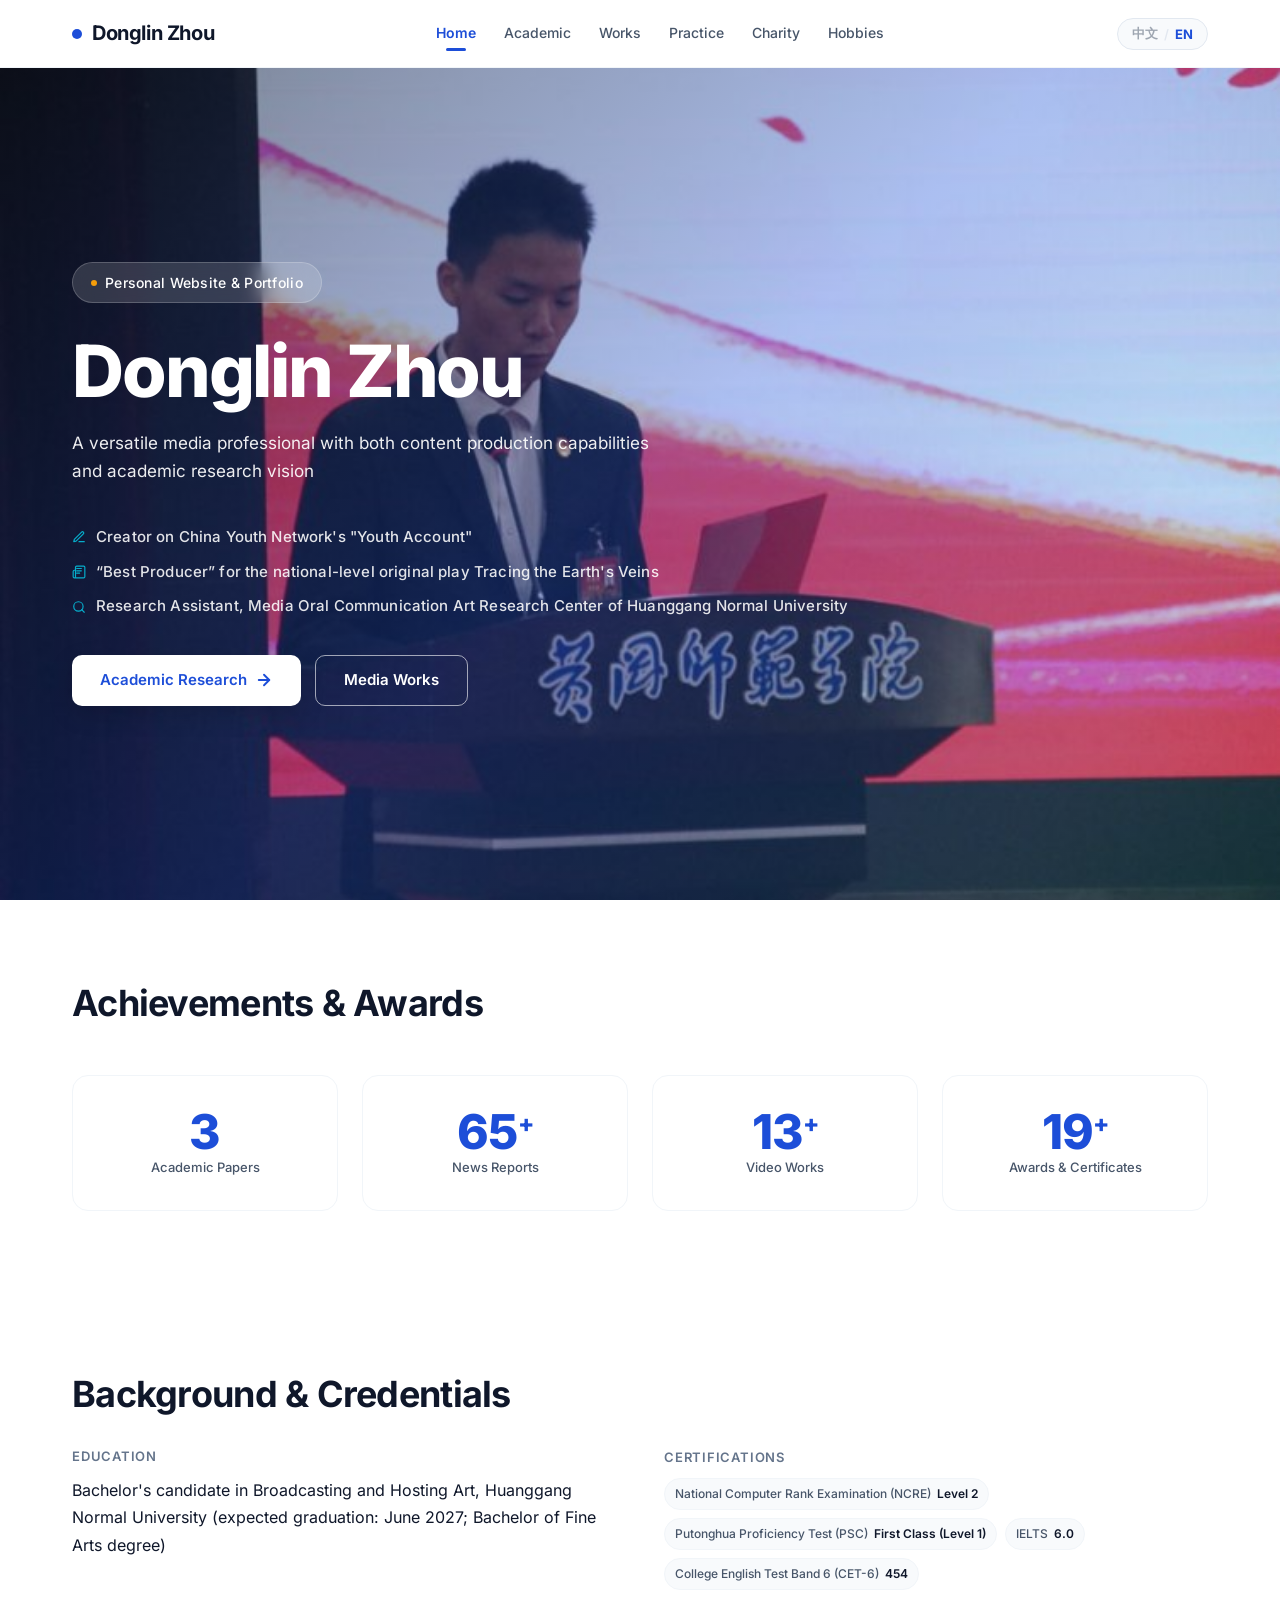
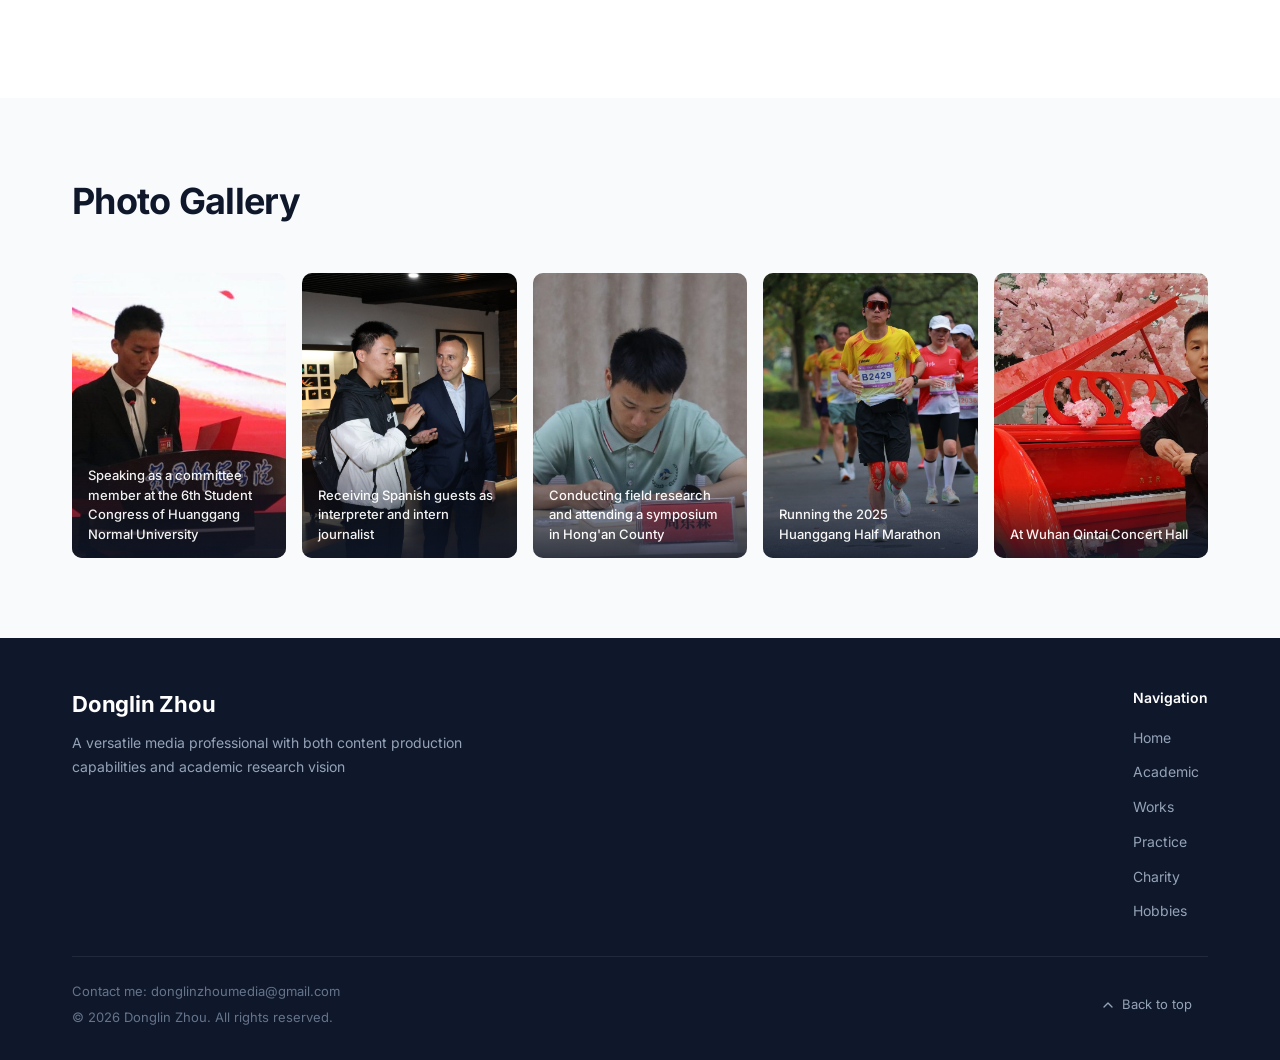
<file: index.html>
<!DOCTYPE html>
<html lang="zh-CN" data-i18n-title="home.title" data-i18n-desc="home.metaDesc">
<head>
<meta charset="UTF-8">
  <meta name="viewport" content="width=device-width, initial-scale=1.0">
  <link rel="icon" href="data:image/svg+xml,%3Csvg%20xmlns%3D%27http%3A%2F%2Fwww.w3.org%2F2000%2Fsvg%27%20viewBox%3D%270%200%2064%2064%27%3E%3Crect%20width%3D%2764%27%20height%3D%2764%27%20rx%3D%2714%27%20fill%3D%27%231D4ED8%27%2F%3E%3Ctext%20x%3D%2732%27%20y%3D%2744%27%20font-family%3D%27Arial%2CHelvetica%2Csans-serif%27%20font-size%3D%2736%27%20font-weight%3D%27700%27%20fill%3D%27%23FFFFFF%27%20text-anchor%3D%27middle%27%3EZ%3C%2Ftext%3E%3C%2Fsvg%3E">
  <meta name="theme-color" content="#1D4ED8">
  <meta name="creative-medium" content="other">
  <meta name="description" content="周东霖 - 兼具内容生产能力与学术研究视野的复合型传媒人">
  <title>Donglin Zhou Personal Website &amp; Portfolio</title>
  <link rel="stylesheet" href="src/fonts/inter.css?v=20261015">
  <link rel="stylesheet" href="src/styles.css?v=20261015">
    <script src="src/i18n.js?v=20261015"></script>
  </head>
<body>

    <div class="page-wrapper">
      
<nav class="nav">
  <div class="nav-inner">
    <a href="index.html" class="nav-logo">
      <span class="nav-logo-dot"></span>
      <span data-i18n="home.heroName">周东霖</span>
    </a>
    <ul class="nav-links">
      <li><a href="index.html" class="nav-link active" data-i18n="nav.home">首页</a></li><li><a href="academic/index.html" class="nav-link" data-i18n="nav.academic">学术</a></li><li><a href="publications/index.html" class="nav-link" data-i18n="nav.publications">作品</a></li><li><a href="practice/index.html" class="nav-link" data-i18n="nav.practice">实践</a></li><li><a href="welfare/index.html" class="nav-link" data-i18n="nav.welfare">公益</a></li><li><a href="hobbies/index.html" class="nav-link" data-i18n="nav.hobbies">爱好</a></li>
    </ul>
    <div style="display:flex;align-items:center">
      <button class="lang-toggle desktop-only" data-lang-toggle aria-label="切换语言">
        <span class="seg seg-zh">中文</span><span class="sep">/</span><span class="seg seg-en">EN</span>
      </button>
      <button class="nav-hamburger" id="navHamburger" aria-label="菜单">
        <span></span><span></span><span></span>
      </button>
    </div>
  </div>
</nav>
<div class="mobile-menu" id="mobileMenu">
  <a href="index.html" class="mobile-menu-link active" data-i18n="nav.home">首页</a><a href="academic/index.html" class="mobile-menu-link" data-i18n="nav.academic">学术</a><a href="publications/index.html" class="mobile-menu-link" data-i18n="nav.publications">作品</a><a href="practice/index.html" class="mobile-menu-link" data-i18n="nav.practice">实践</a><a href="welfare/index.html" class="mobile-menu-link" data-i18n="nav.welfare">公益</a><a href="hobbies/index.html" class="mobile-menu-link" data-i18n="nav.hobbies">爱好</a>
  <div class="mobile-menu-lang">
    <button class="lang-toggle" data-lang-toggle aria-label="切换语言">
      <span class="seg seg-zh">中文</span><span class="sep">/</span><span class="seg seg-en">EN</span>
    </button>
  </div>
</div>
      <main class="page-main">
        <div class="page-fade-in">
          <section class="hero">
            <div class="hero-bg">
              <img decoding="async" src="assets/images/IgE3WtMt4X.jpg" alt="" data-i18n-attr="alt:home.photo1" loading="eager" fetchpriority="high">
              <div class="hero-overlay"></div>
            </div>
            <div class="hero-content">
              <div class="hero-tag">
                <span class="hero-tag-dot"></span>
                <span data-i18n="home.heroTag">个人网站&作品集</span>
              </div>
              <h1 class="hero-name" data-i18n="home.heroName">周东霖</h1>
              <p class="hero-tagline" data-i18n="home.heroTagline">兼具内容生产能力与学术研究视野的复合型传媒人</p>
              <div class="hero-identities">
                <div class="hero-identity-item">
                  <svg width="14" height="14" viewBox="0 0 24 24" fill="none" stroke="currentColor" stroke-width="2" stroke-linecap="round" stroke-linejoin="round"><path d="M12 20h9"></path><path d="M16.5 3.5a2.121 2.121 0 0 1 3 3L7 19l-4 1 1-4L16.5 3.5z"></path></svg>
                  <span data-i18n="home.identity1">中国青年网中青号创作者</span>
                </div>
                <div class="hero-identity-item">
                  <svg width="14" height="14" viewBox="0 0 24 24" fill="none" stroke="currentColor" stroke-width="2" stroke-linecap="round" stroke-linejoin="round"><path d="M4 22h16a2 2 0 0 0 2-2V4a2 2 0 0 0-2-2H8a2 2 0 0 0-2 2v16a2 2 0 0 1-2 2zm0 0a2 2 0 0 1-2-2v-9c0-1.1.9-2 2-2h2"></path><line x1="8" y1="6" x2="16" y2="6"></line><line x1="8" y1="10" x2="16" y2="10"></line><line x1="8" y1="14" x2="13" y2="14"></line></svg>
                  <span data-i18n="home.identity2">国家级原创话剧《地脉寻踪》“最佳制作人”</span>
                </div>
                <div class="hero-identity-item">
                  <svg width="14" height="14" viewBox="0 0 24 24" fill="none" stroke="currentColor" stroke-width="2" stroke-linecap="round" stroke-linejoin="round"><circle cx="11" cy="11" r="8"></circle><line x1="21" y1="21" x2="16.65" y2="16.65"></line></svg>
                  <span data-i18n="home.identity3">黄冈师范学院媒介口语传播艺术研究中心研究员助理</span>
                </div>
              </div>
              <div class="hero-buttons">
                <a href="academic/index.html" class="btn btn-primary">
                  <span data-i18n="home.btnAcademic">学术研究</span>
                  <svg width="18" height="18" viewBox="0 0 24 24" fill="none" stroke="currentColor" stroke-width="2.5" stroke-linecap="round" stroke-linejoin="round"><line x1="5" y1="12" x2="19" y2="12"></line><polyline points="12 5 19 12 12 19"></polyline></svg>
                </a>
                <a href="publications/index.html" class="btn btn-outline">
                  <span data-i18n="home.btnPublications">媒体作品</span>
                </a>
              </div>
            </div>
          </section>

          <section class="page-section">
            <div class="container">
              <div class="section-header">
                <h2 class="section-title" data-i18n="home.statsTitle">成果与奖项</h2>
              </div>
              <div class="stats-grid">
          <a class="stat-card" href="academic/index.html#papers"><span class="stat-number" data-target="6" data-suffix="">6</span><div class="stat-label" data-i18n="home.statPapers">学术论文</div></a>
          <a class="stat-card" href="publications/index.html#news"><span class="stat-number" data-target="100" data-suffix="+">100<sup>+</sup></span><div class="stat-label" data-i18n="home.statNews">新闻通讯</div></a>
          <a class="stat-card" href="publications/index.html#video"><span class="stat-number" data-target="20" data-suffix="+">20<sup>+</sup></span><div class="stat-label" data-i18n="home.statVideo">视频作品</div></a>
          <a class="stat-card" href="practice/index.html"><span class="stat-number" data-target="30" data-suffix="+">30<sup>+</sup></span><div class="stat-label" data-i18n="home.statAwards">奖项证书</div></a>
              </div>
            </div>
          </section>

          <section class="page-section">
            <div class="container">
              <div class="about-grid">
                <div>
                  <h2 class="section-title" style="margin-bottom:28px" data-i18n="home.aboutTitle">背景与资质</h2>
                  <div class="info-block">
                    <div class="info-label" data-i18n="home.infoEdu">教育背景</div>
                    <div class="info-value" data-i18n="home.infoEduValue">黄冈师范学院播音与主持艺术专业本科（预计 2027 年 6 月毕业，获艺术学学士学位）</div>
                  </div>
                </div>
                <div style="padding-top:76px">
                  <div class="info-block">
                    <div class="info-label" data-i18n="home.infoCert">资质证书</div>
                    <div class="info-tag-row"><span class="info-tag" data-i18n-html data-i18n="home.certNcre">全国计算机等级考试（NCRE）<strong>二级</strong></span><span class="info-tag" data-i18n-html data-i18n="home.certPsc">普通话水平测试（PSC）<strong>一级</strong></span><span class="info-tag" data-i18n-html data-i18n="home.certIelts">雅思（IELTS）<strong>6.0</strong></span><span class="info-tag" data-i18n-html data-i18n="home.certCet6">全国大学英语考试六级（CET6）<strong>454</strong></span></div>
                  </div>
                </div>
              </div>
            </div>
          </section>

          <section class="page-section alt-bg">
            <div class="container">
              <div class="section-header">
                <h2 class="section-title" data-i18n="home.photoWallTitle">个人照片墙</h2>
              </div>
              <div class="photo-grid"><a class="photo-item" href="publications/index.html">
            <img decoding="async" src="assets/images/IgE3WtMt4X.jpg" alt="" data-i18n-attr="alt:home.photo1" loading="lazy">
            <div class="photo-caption" data-i18n="home.photo1">在黄冈师范学院第六次学生代表大会上作为大会委员发言</div></a><a class="photo-item" href="welfare/index.html">
            <img decoding="async" src="assets/images/DqHZmBfwhx.jpg" alt="" data-i18n-attr="alt:home.photo2" loading="lazy">
            <div class="photo-caption" data-i18n="home.photo2">作为随行翻译和实习记者接待西班牙外宾</div></a><a class="photo-item" href="academic/index.html">
            <img decoding="async" src="assets/images/TJ8RX01Hqk.jpg" alt="" data-i18n-attr="alt:home.photo3" loading="lazy">
            <div class="photo-caption" data-i18n="home.photo3">在红安县调研并参加座谈会</div></a><a class="photo-item" href="hobbies/index.html">
            <img decoding="async" src="assets/images/NjTkX88VYc.jpg" alt="" data-i18n-attr="alt:home.photo4" loading="lazy">
            <div class="photo-caption" data-i18n="home.photo4">参加2025年黄冈半程马拉松</div></a><a class="photo-item" href="hobbies/index.html">
            <img decoding="async" src="assets/images/EQpATGYbny.jpg" alt="" data-i18n-attr="alt:home.photo5" loading="lazy">
            <div class="photo-caption" data-i18n="home.photo5">在武汉琴台音乐厅</div></a>
              </div>
            </div>
          </section>
        </div>
      </main>
      
<footer class="footer">
  <div class="footer-inner">
    <div class="footer-top">
      <div class="footer-brand">
        <div class="footer-name" data-i18n="home.heroName">周东霖</div>
        <div class="footer-role" data-i18n="footer.role">兼具内容生产能力与学术研究视野的复合型传媒人</div>
      </div>
      <div class="footer-links-col">
        <h4 data-i18n="nav.footerNav">导航</h4>
        <ul class="footer-nav-list"><li><a href="index.html" class="footer-nav-link" data-i18n="nav.home">首页</a></li><li><a href="academic/index.html" class="footer-nav-link" data-i18n="nav.academic">学术</a></li><li><a href="publications/index.html" class="footer-nav-link" data-i18n="nav.publications">作品</a></li><li><a href="practice/index.html" class="footer-nav-link" data-i18n="nav.practice">实践</a></li><li><a href="welfare/index.html" class="footer-nav-link" data-i18n="nav.welfare">公益</a></li><li><a href="hobbies/index.html" class="footer-nav-link" data-i18n="nav.hobbies">爱好</a></li></ul>
      </div>
    </div>
    <div class="footer-bottom">
      <div class="footer-bottom-text">
        <div><span data-i18n="footer.contact">联系我：</span>donglinzhoumedia@gmail.com</div>
        <div data-i18n="footer.copyright">© 2026 周东霖. 保留所有权利.</div>
      </div>
      <span class="back-to-top" id="backToTop"><svg width="16" height="16" viewBox="0 0 24 24" fill="none" stroke="currentColor" stroke-width="2" stroke-linecap="round" stroke-linejoin="round"><polyline points="18 15 12 9 6 15"></polyline></svg><span data-i18n="nav.backToTop">回到顶部</span></span>
    </div>
  </div>
</footer>
    </div>
    <script src="src/site.js?v=20261015"></script>
    <!-- build-verify-7731 -->
</body>
</html>
</file>
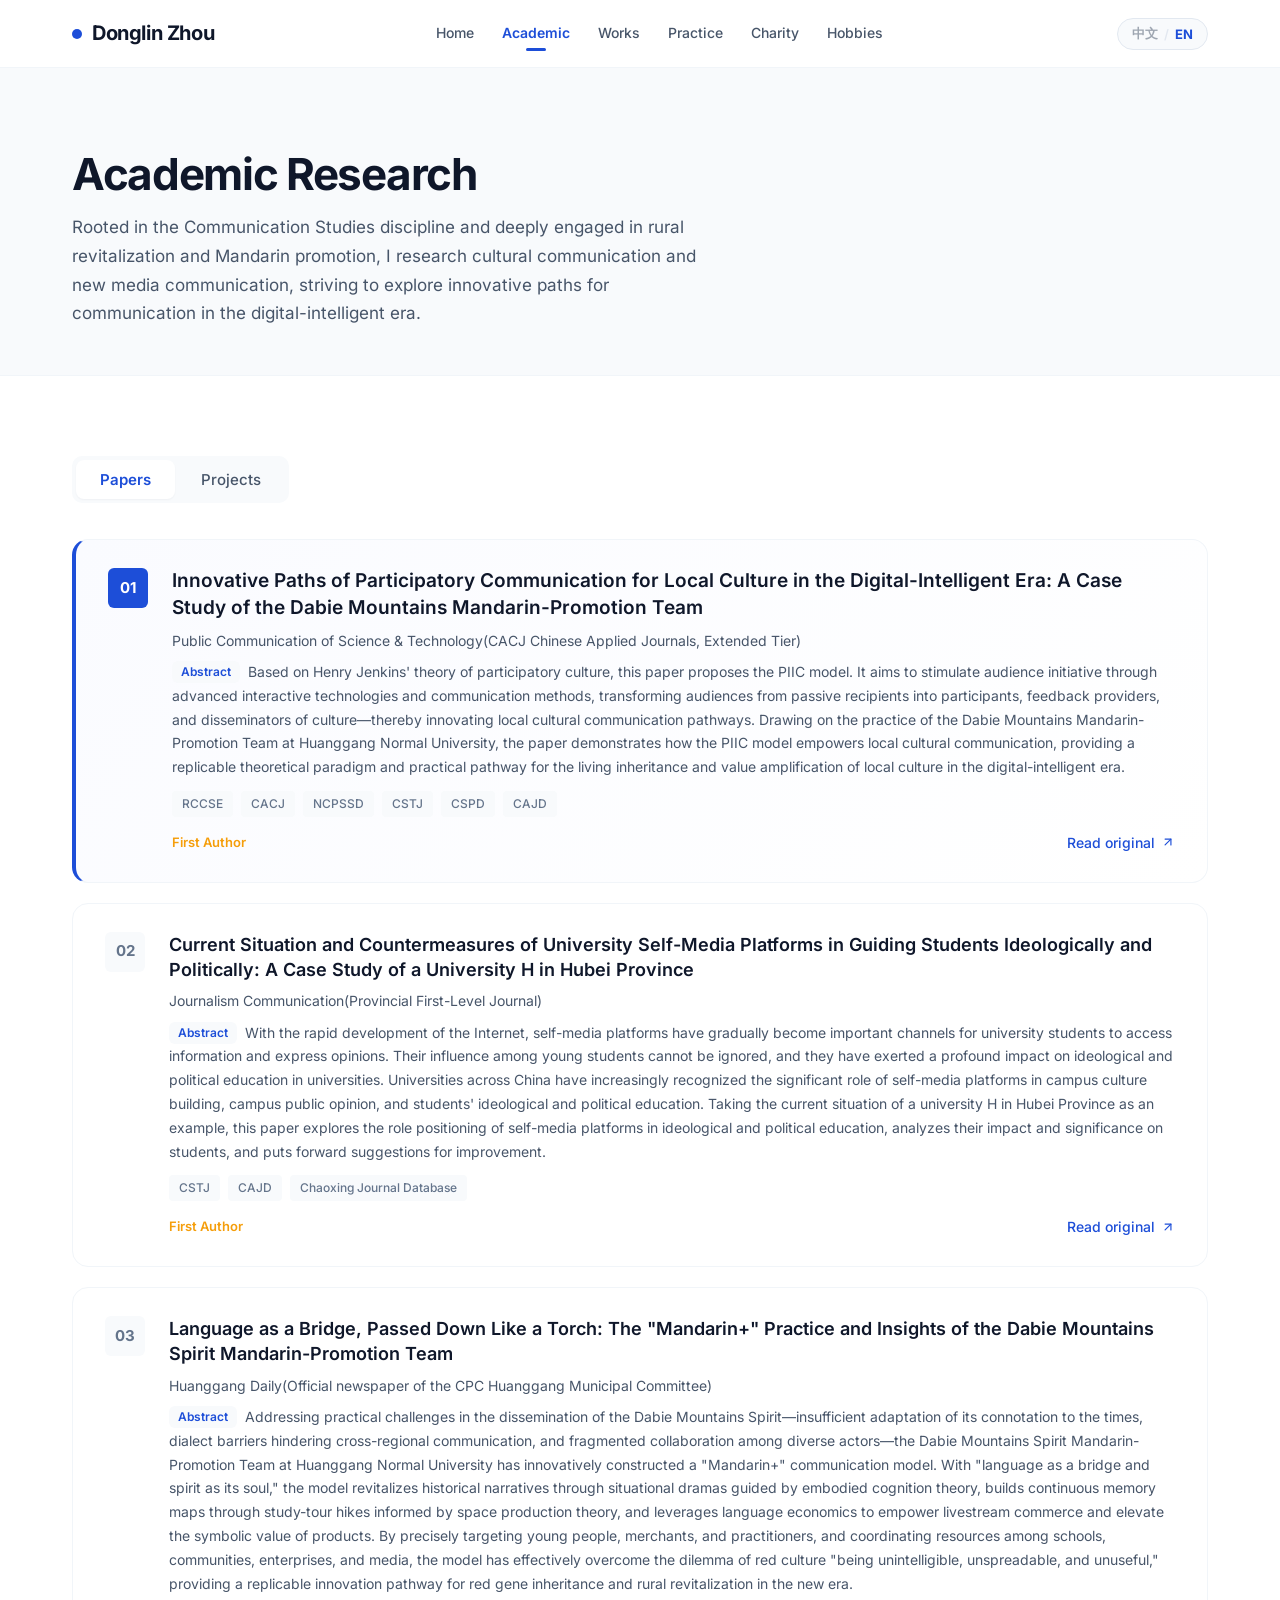
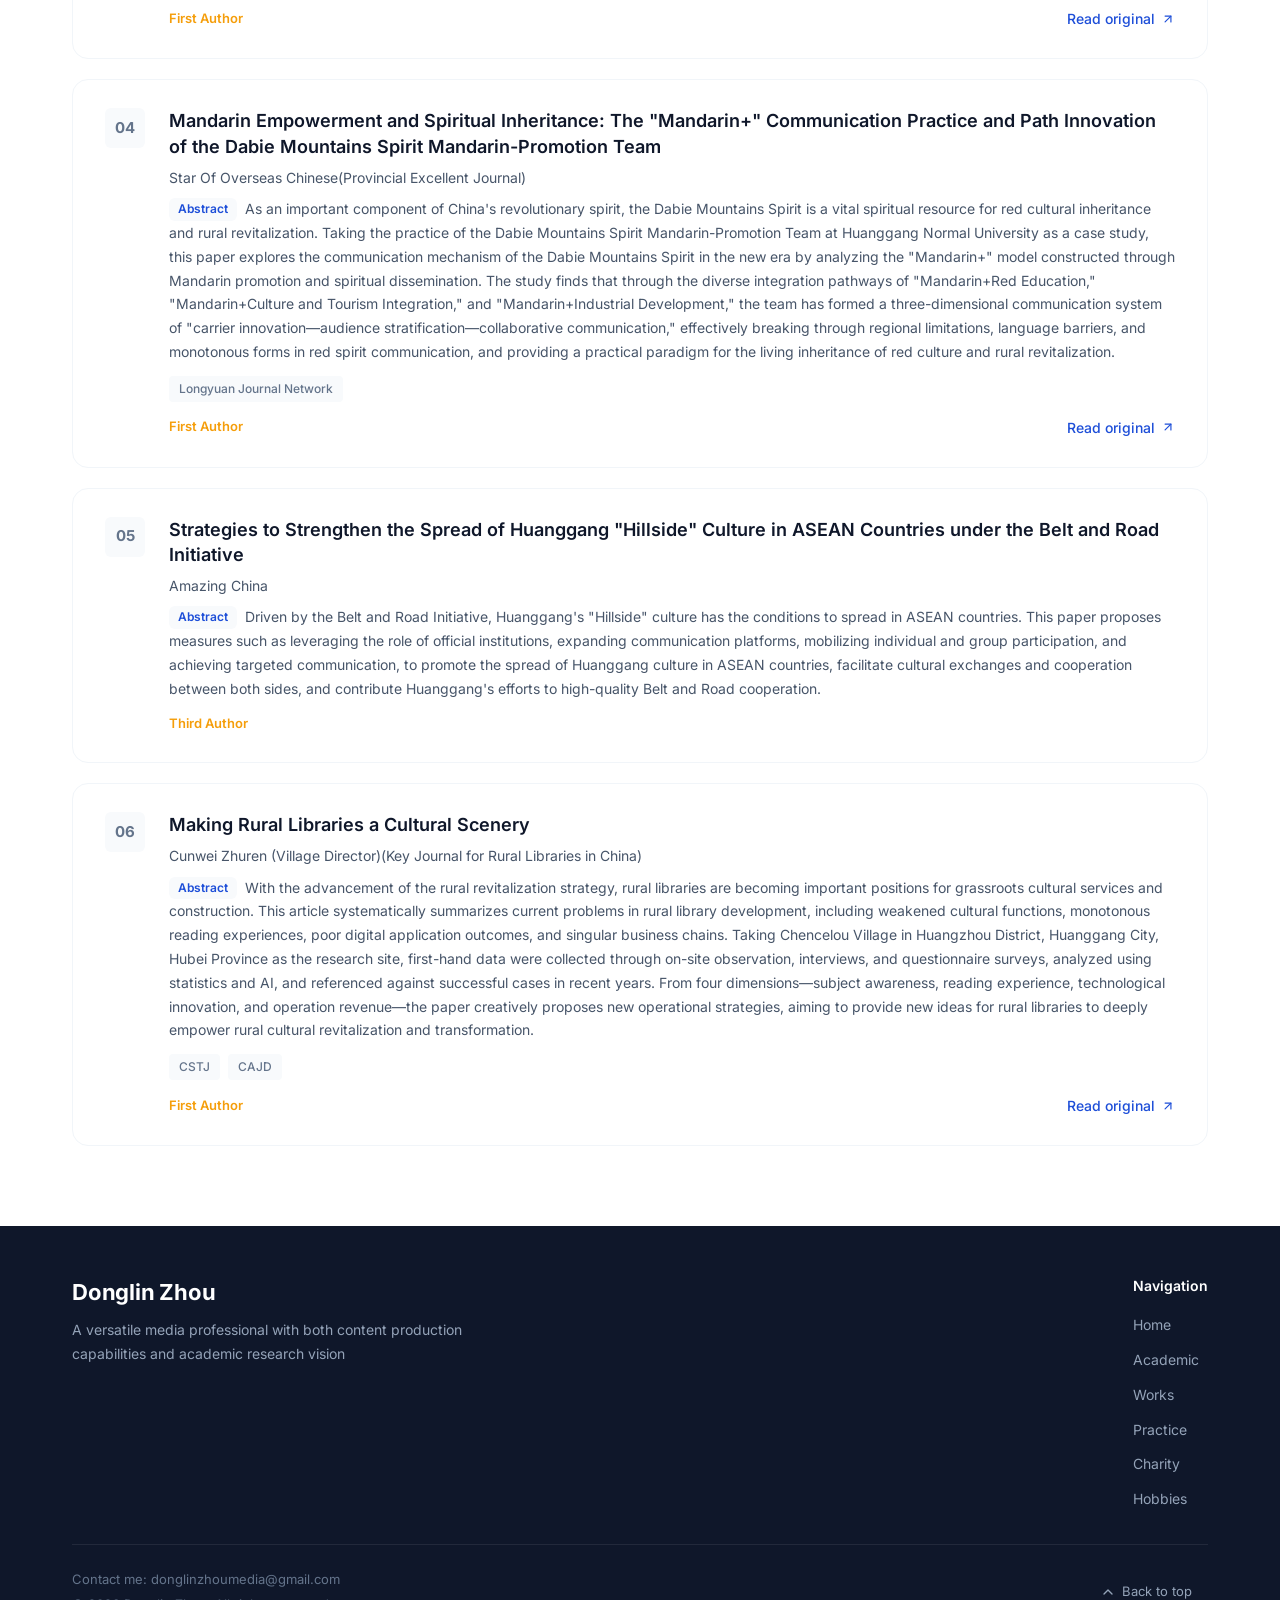
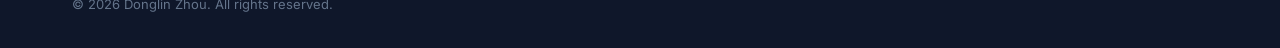
<file: academic/index.html>
<!DOCTYPE html>
<html lang="zh-CN" data-i18n-title="academic.title" data-i18n-desc="academic.metaDesc">
<head>
<meta charset="UTF-8">
  <meta name="viewport" content="width=device-width, initial-scale=1.0">
  <link rel="icon" href="data:image/svg+xml,%3Csvg%20xmlns%3D%27http%3A%2F%2Fwww.w3.org%2F2000%2Fsvg%27%20viewBox%3D%270%200%2064%2064%27%3E%3Crect%20width%3D%2764%27%20height%3D%2764%27%20rx%3D%2714%27%20fill%3D%27%231D4ED8%27%2F%3E%3Ctext%20x%3D%2732%27%20y%3D%2744%27%20font-family%3D%27Arial%2CHelvetica%2Csans-serif%27%20font-size%3D%2736%27%20font-weight%3D%27700%27%20fill%3D%27%23FFFFFF%27%20text-anchor%3D%27middle%27%3EZ%3C%2Ftext%3E%3C%2Fsvg%3E">
  <meta name="theme-color" content="#1D4ED8">
  <meta name="creative-medium" content="other">
  <meta name="description" content="周东霖 - 学术研究成果：论文与科研项目">
  <title>学术 | 周东霖</title>
  <link rel="stylesheet" href="../src/fonts/inter.css?v=20261015">
  <link rel="stylesheet" href="../src/styles.css?v=20261015">
    <script src="../src/i18n.js?v=20261015"></script>
  </head>
<body>

    <div class="page-wrapper">
      
<nav class="nav">
  <div class="nav-inner">
    <a href="../index.html" class="nav-logo">
      <span class="nav-logo-dot"></span>
      <span data-i18n="home.heroName">周东霖</span>
    </a>
    <ul class="nav-links">
      <li><a href="../index.html" class="nav-link" data-i18n="nav.home">首页</a></li><li><a href="../academic/index.html" class="nav-link active" data-i18n="nav.academic">学术</a></li><li><a href="../publications/index.html" class="nav-link" data-i18n="nav.publications">作品</a></li><li><a href="../practice/index.html" class="nav-link" data-i18n="nav.practice">实践</a></li><li><a href="../welfare/index.html" class="nav-link" data-i18n="nav.welfare">公益</a></li><li><a href="../hobbies/index.html" class="nav-link" data-i18n="nav.hobbies">爱好</a></li>
    </ul>
    <div style="display:flex;align-items:center">
      <button class="lang-toggle desktop-only" data-lang-toggle aria-label="切换语言">
        <span class="seg seg-zh">中文</span><span class="sep">/</span><span class="seg seg-en">EN</span>
      </button>
      <button class="nav-hamburger" id="navHamburger" aria-label="菜单">
        <span></span><span></span><span></span>
      </button>
    </div>
  </div>
</nav>
<div class="mobile-menu" id="mobileMenu">
  <a href="../index.html" class="mobile-menu-link" data-i18n="nav.home">首页</a><a href="../index.html" class="mobile-menu-link active" data-i18n="nav.academic">学术</a><a href="../publications/index.html" class="mobile-menu-link" data-i18n="nav.publications">作品</a><a href="../practice/index.html" class="mobile-menu-link" data-i18n="nav.practice">实践</a><a href="../welfare/index.html" class="mobile-menu-link" data-i18n="nav.welfare">公益</a><a href="../hobbies/index.html" class="mobile-menu-link" data-i18n="nav.hobbies">爱好</a>
  <div class="mobile-menu-lang">
    <button class="lang-toggle" data-lang-toggle aria-label="切换语言">
      <span class="seg seg-zh">中文</span><span class="sep">/</span><span class="seg seg-en">EN</span>
    </button>
  </div>
</div>
      <main class="page-main">
        <div class="page-fade-in">
          <section class="page-hero">
            <div class="container">
              <h1 class="page-hero-title" data-i18n="academic.heroTitle">学术研究</h1>
              <p class="page-hero-desc" data-i18n="academic.heroDesc">立足传媒专业，常年扎根乡村振兴、普通话推广实践一线，从事文化传播、新媒体传播研究，致力于探索数智时代传播创新路径</p>
            </div>
          </section>

          <section class="page-section">
            <div class="container">
              <div class="tabs" data-tabs="academic-tabs">
                <button class="tab-btn active" data-tab="papers" data-i18n="academic.tabPapers">论文</button>
                <button class="tab-btn" data-tab="projects" data-i18n="academic.tabProjects">项目</button>
              </div>

              <div class="tab-content active" data-tab-panel="papers">
                <div class="papers-list">
              <div class="paper-card featured">
                <div class="paper-number">01</div>
                <div class="paper-body">
                  <h3 class="paper-title" data-i18n="academic.paper1.title">数智时代地方文化参与式传播路径创新探究——以大别山精神推普队实践为例</h3>
                  <div class="paper-journal">
                    <span data-i18n="academic.paper1.journal1">《科技传播》</span><span class="paper-journal-en"> Public Communication of Science & Technology</span><span data-i18n="academic.paper1.journal2">（中国应用型扩展期刊）</span>
                  </div>
                  <p class="paper-abstract"><span class="abstract-tag" data-i18n="academic.paper1.abstractTag">摘要</span><span data-i18n="academic.paper1.abstract">以亨利·詹金斯的"参与式文化"理论为基础提出PIIC模式，旨在运用先进交互技术和传播手段来激发受众主动性，实现受众从文化的被动接受者转变为文化的参与者、反馈者和传播者，从而创新地方文化传播路径，并结合黄冈师范学院大别山精神推普队的实践，论证PIIC模式赋能地方文化传播的效果，为数智时代地方文化的活态传承与价值放大提供可复制的理论范式与实践路径。</span></p>
                  <div class="paper-meta-row"><span class="paper-db-tag">RCCSE</span><span class="paper-db-tag">CACJ</span><span class="paper-db-tag">NCPSSD</span><span class="paper-db-tag">CSTJ</span><span class="paper-db-tag">CSPD</span><span class="paper-db-tag">CAJD</span></div>
                  <div style="display:flex;justify-content:space-between;align-items:center;flex-wrap:wrap;gap:10px">
                    <span class="paper-author-role" data-i18n="academic.paper1.role">第一作者</span>
                    <a href="https://doi.org/10.16607/j.cnki.1674-6708.2026.06.024" target="_blank" rel="noopener noreferrer" class="paper-link">
                <span data-i18n="academic.paper1.read">阅读原文</span> <svg width="14" height="14" viewBox="0 0 24 24" fill="none" stroke="currentColor" stroke-width="2" stroke-linecap="round" stroke-linejoin="round"><path d="M7 17L17 7"></path><path d="M7 7h10v10"></path></svg>
              </a>
                  </div>
                </div>
              </div>
              <div class="paper-card">
                <div class="paper-number">02</div>
                <div class="paper-body">
                  <h3 class="paper-title" data-i18n="academic.paper2.title">高校自媒体平台对学生思政引领的现状及对策分析——以湖北省H高校为例</h3>
                  <div class="paper-journal">
                    <span data-i18n="academic.paper2.journal1">《新闻传播》</span><span class="paper-journal-en"> Journalism Communication</span><span data-i18n="academic.paper2.journal2">（省级一级期刊）</span>
                  </div>
                  <p class="paper-abstract"><span class="abstract-tag" data-i18n="academic.paper1.abstractTag">摘要</span><span data-i18n="academic.paper2.abstract">随着互联网的迅猛发展，自媒体平台逐渐成为高校学生获取信息和表达观点的重要渠道。其在高校广大青年学生群体中的影响力已不容忽视，这对高校学生思想政治教育产生了深远的影响。国内各大高校也逐渐意识到自媒体平台在校园文化建设、校园舆情、学生思想政治教育等方面发挥着重要作用。本文将以湖北省H高校现阶段实际情况为例，探讨自媒体平台在高校学生思想政治教育中的角色定位，分析其对学生的影响与意义，并提出改进建议。</span></p>
                  <div class="paper-meta-row"><span class="paper-db-tag">CSTJ</span><span class="paper-db-tag">CAJD</span><span class="paper-db-tag">Chaoxing Journal Database</span></div>
                  <div style="display:flex;justify-content:space-between;align-items:center;flex-wrap:wrap;gap:10px">
                    <span class="paper-author-role" data-i18n="academic.paper2.role">第一作者</span>
                    <a href="https://m.cnki.net/express/#/literatureDetailZh?id=YWCB202614057&typeId=CJFD&VNK=8e8fa3f1" target="_blank" rel="noopener noreferrer" class="paper-link">
                <span data-i18n="academic.paper2.read">阅读原文</span> <svg width="14" height="14" viewBox="0 0 24 24" fill="none" stroke="currentColor" stroke-width="2" stroke-linecap="round" stroke-linejoin="round"><path d="M7 17L17 7"></path><path d="M7 7h10v10"></path></svg>
              </a>
                  </div>
                </div>
              </div>
              <div class="paper-card">
                <div class="paper-number">03</div>
                <div class="paper-body">
                  <h3 class="paper-title" data-i18n="academic.paper3.title">以"语"为桥 薪火相传——大别山精神推普队的"普通话+"实践与启示</h3>
                  <div class="paper-journal">
                    <span data-i18n="academic.paper3.journal1">《黄冈日报》</span><span class="paper-journal-en"> Huanggang Daily</span><span data-i18n="academic.paper3.journal2">（中共黄冈市委机关报）</span>
                  </div>
                  <p class="paper-abstract"><span class="abstract-tag" data-i18n="academic.paper1.abstractTag">摘要</span><span data-i18n="academic.paper3.abstract">针对大别山精神传播中存在的内涵时代适配不足、方言壁垒阻碍跨区传播、多元主体协同断层等现实挑战，黄冈师范学院大别山精神推普队创新构建"普通话+"传播模式。该模式以"语言为桥、精神为魂"，通过具身认知理论指导的情景剧活化历史叙事，结合空间生产理论的研学徒步构建连续性记忆图谱，运用语言经济学赋能直播带货实现产品符号价值跃升；并精准对接青少年、商户、从业者等对象，协同校社、校企、校媒资源形成合力。实践证明，"普通话+"模式不仅有效破解了红色精神"听不懂、传不开、用不上"的困境，也为新时代红色基因传承与乡村振兴提供了可复制的创新路径。</span></p>
                  
                  <div style="display:flex;justify-content:space-between;align-items:center;flex-wrap:wrap;gap:10px">
                    <span class="paper-author-role" data-i18n="academic.paper3.role">第一作者</span>
                    <a href="https://paper.hgdaily.com.cn/hgrb/pc/202509/18/node_06.html" target="_blank" rel="noopener noreferrer" class="paper-link">
                <span data-i18n="academic.paper3.read">阅读原文</span> <svg width="14" height="14" viewBox="0 0 24 24" fill="none" stroke="currentColor" stroke-width="2" stroke-linecap="round" stroke-linejoin="round"><path d="M7 17L17 7"></path><path d="M7 7h10v10"></path></svg>
              </a>
                  </div>
                </div>
              </div>
              <div class="paper-card">
                <div class="paper-number">04</div>
                <div class="paper-body">
                  <h3 class="paper-title" data-i18n="academic.paper4.title">普通话赋能与精神传承——大别山精神推普队的"普通话+"传播实践与路径创新</h3>
                  <div class="paper-journal">
                    <span data-i18n="academic.paper4.journal1">《侨星》</span><span class="paper-journal-en"> Star Of Overseas Chinese</span><span data-i18n="academic.paper4.journal2">（省级优秀期刊）</span>
                  </div>
                  <p class="paper-abstract"><span class="abstract-tag" data-i18n="academic.paper1.abstractTag">摘要</span><span data-i18n="academic.paper4.abstract">大别山精神作为中国革命精神的重要组成部分，是红色文化传承与乡村振兴的重要精神资源。本文以黄冈师范学院大别山精神推普队的实践为案例，通过分析其在普通话推广与精神传播中构建的"普通话+"模式，探讨新时代大别山精神的传播机制。研究发现，推普队通过"普通话+红色教育""普通话+文旅融合""普通话+产业发展"的多元融合路径，形成"载体创新—受众分层—协同传播"的三维传播体系，有效破解了红色精神传播中的地域局限、语言障碍与形式单一等问题，为红色文化的活态传承与乡村振兴提供了实践范式。</span></p>
                  <div class="paper-meta-row"><span class="paper-db-tag">Longyuan Journal Network</span></div>
                  <div style="display:flex;justify-content:space-between;align-items:center;flex-wrap:wrap;gap:10px">
                    <span class="paper-author-role" data-i18n="academic.paper4.role">第一作者</span>
                    <a href="https://www.qikan.com.cn/article/9d3720250741.html" target="_blank" rel="noopener noreferrer" class="paper-link">
                <span data-i18n="academic.paper4.read">阅读原文</span> <svg width="14" height="14" viewBox="0 0 24 24" fill="none" stroke="currentColor" stroke-width="2" stroke-linecap="round" stroke-linejoin="round"><path d="M7 17L17 7"></path><path d="M7 7h10v10"></path></svg>
              </a>
                  </div>
                </div>
              </div>
              <div class="paper-card">
                <div class="paper-number">05</div>
                <div class="paper-body">
                  <h3 class="paper-title" data-i18n="academic.paper5.title">在"一带一路"背景下加强黄冈"山坡"文化在东盟国家的传播对策</h3>
                  <div class="paper-journal">
                    <span data-i18n="academic.paper5.journal1">《美丽中国》</span><span class="paper-journal-en"> Amazing China</span>
                  </div>
                  <p class="paper-abstract"><span class="abstract-tag" data-i18n="academic.paper1.abstractTag">摘要</span><span data-i18n="academic.paper5.abstract">在"一带一路"倡议的推动下，黄冈"山坡"文化在东盟国家的传播具备条件。本文建议通过发挥官方机构主体作用、拓展传播平台、调动个体与群体参与、实现精准传播等措施，推动黄冈文化在东盟国家的传播，促进双方文化交流与合作，为高质量共建"一带一路"做出黄冈贡献。</span></p>
                  
                  <div style="display:flex;justify-content:space-between;align-items:center;flex-wrap:wrap;gap:10px">
                    <span class="paper-author-role" data-i18n="academic.paper5.role">第三作者</span>
                    
                  </div>
                </div>
              </div>
              <div class="paper-card">
                <div class="paper-number">06</div>
                <div class="paper-body">
                  <h3 class="paper-title" data-i18n="academic.paper6.title">让农家书屋成为文化风景线</h3>
                  <div class="paper-journal">
                    <span data-i18n="academic.paper6.journal1">《村委主任》</span><span class="paper-journal-en"> Cunwei Zhuren (Village Director)</span><span data-i18n="academic.paper6.journal2">（中国农家书屋重点期刊）</span>
                  </div>
                  <p class="paper-abstract"><span class="abstract-tag" data-i18n="academic.paper1.abstractTag">摘要</span><span data-i18n="academic.paper6.abstract">随着乡村振兴战略的推进，农家书屋正成为基层文化服务与建设的重要阵地。文章对当下农家书屋发展中存在的文化功能弱化、阅读体验单调、数字化应用效果不佳、业务链单一等问题进行了系统总结，并以湖北省黄冈市黄州区陈策楼村为调查点，通过实地观察、调查访谈、问卷调查收集一手数据，运用统计学、AI进行分析，同时参考近年来成功案例，从主体意识、阅读体验、科技创新、运营创收四方面创造性提出运营新策略，尝试为农家书屋深度赋能乡村文化振兴和转型升级提供新的思路。</span></p>
                  <div class="paper-meta-row"><span class="paper-db-tag">CSTJ</span><span class="paper-db-tag">CAJD</span></div>
                  <div style="display:flex;justify-content:space-between;align-items:center;flex-wrap:wrap;gap:10px">
                    <span class="paper-author-role" data-i18n="academic.paper6.role">第一作者</span>
                    <a href="https://m.cnki.net/express/#/literatureDetailZh?id=CWZR202502076&typeId=CJFD&VNK=09c7060a" target="_blank" rel="noopener noreferrer" class="paper-link">
                <span data-i18n="academic.paper6.read">阅读原文</span> <svg width="14" height="14" viewBox="0 0 24 24" fill="none" stroke="currentColor" stroke-width="2" stroke-linecap="round" stroke-linejoin="round"><path d="M7 17L17 7"></path><path d="M7 7h10v10"></path></svg>
              </a>
                  </div>
                </div>
              </div>
                </div>
              </div>

              <div class="tab-content" data-tab-panel="projects">
                <div class="projects-grid">
                <div class="project-card">
                  <div class="project-header"><h3 class="project-name" data-i18n="academic.project1.name">语传薪火：大别山智慧推普公益在行动</h3></div>
                  <div class="project-time">
                    <svg width="14" height="14" viewBox="0 0 24 24" fill="none" stroke="currentColor" stroke-width="2" stroke-linecap="round" stroke-linejoin="round"><circle cx="12" cy="12" r="10"></circle><polyline points="12 6 12 12 16 14"></polyline></svg> <span data-i18n="academic.project1.time">2026.03 – 至今</span>
                  </div>
                  <div style="display:flex;justify-content:space-between;align-items:center;flex-wrap:wrap;gap:8px">
                    <span class="project-role-badge">
                      <svg width="14" height="14" viewBox="0 0 24 24" fill="none" stroke="currentColor" stroke-width="2" stroke-linecap="round" stroke-linejoin="round"><path d="M20 21v-2a4 4 0 0 0-4-4H8a4 4 0 0 0-4 4v2"></path><circle cx="12" cy="7" r="4"></circle></svg> <span data-i18n="academic.project1.role">项目负责人</span>
                    </span>
                    <span class="project-level" data-i18n="academic.project1.level">校级大学生创新训练项目</span>
                  </div>
                  <div class="project-results" data-i18n-html data-i18n="academic.project1.results"><strong class="contrib-title">主要贡献：</strong><ul class="contrib-list"><li>开展针对大别山区地方文化传播与普通话推广的实践调研，共收集了480余份问卷并进行了70余次访谈；运用模糊集定性比较分析法（fsQCA）研究制约大别山革命老区地方文化传播和普通话推广的核心因素</li><li>基于研究结果，提出 PIIC（Participation-Interaction-Immersion-Communication，参与-互动-沉浸-传播）模型</li><li>策划并开展了多项相关公益活动，累计吸引超过5,000名参与者；该项目还被各级媒体报道100余次</li></ul></div>
                  
                </div>
                <div class="project-card">
                  <div class="project-header"><h3 class="project-name" data-i18n="academic.project2.name">数智时代高校传媒教育理念变革和路径创新研究</h3></div>
                  <div class="project-time">
                    <svg width="14" height="14" viewBox="0 0 24 24" fill="none" stroke="currentColor" stroke-width="2" stroke-linecap="round" stroke-linejoin="round"><circle cx="12" cy="12" r="10"></circle><polyline points="12 6 12 12 16 14"></polyline></svg> <span data-i18n="academic.project2.time">2025.12 – 至今</span>
                  </div>
                  <div style="display:flex;justify-content:space-between;align-items:center;flex-wrap:wrap;gap:8px">
                    <span class="project-role-badge">
                      <svg width="14" height="14" viewBox="0 0 24 24" fill="none" stroke="currentColor" stroke-width="2" stroke-linecap="round" stroke-linejoin="round"><path d="M20 21v-2a4 4 0 0 0-4-4H8a4 4 0 0 0-4 4v2"></path><circle cx="12" cy="7" r="4"></circle></svg> <span data-i18n="academic.project2.role">核心成员</span>
                    </span>
                    <span class="project-level" data-i18n="academic.project2.level">湖北省高等教育学会教育科研项目</span>
                  </div>
                  <div class="project-results" data-i18n-html data-i18n="academic.project2.results"><strong class="contrib-title">主要贡献：</strong><ul class="contrib-list"><li>参与构建涵盖九个维度的研究框架，包括课程认知、学习需求、课程设计、教学形式、支持体系、评估方式、学习成果、学生反馈及教师反馈；参与制定研究方案与访谈提纲</li><li>对参与研究的学生、教师及高校管理人员开展了20余次深度访谈，并协助收集与分析问卷及访谈数据，为基于人工智能技术驱动的高校传媒教育改革研究提供支持</li></ul></div>
                  
                </div>
                <div class="project-card">
                  <div class="project-header"><h3 class="project-name" data-i18n="academic.project3.name">"智媒"AI：名人数字化传播赋能文旅发展</h3></div>
                  <div class="project-time">
                    <svg width="14" height="14" viewBox="0 0 24 24" fill="none" stroke="currentColor" stroke-width="2" stroke-linecap="round" stroke-linejoin="round"><circle cx="12" cy="12" r="10"></circle><polyline points="12 6 12 12 16 14"></polyline></svg> <span data-i18n="academic.project3.time">2025.03 – 2026.06</span>
                  </div>
                  <div style="display:flex;justify-content:space-between;align-items:center;flex-wrap:wrap;gap:8px">
                    <span class="project-role-badge">
                      <svg width="14" height="14" viewBox="0 0 24 24" fill="none" stroke="currentColor" stroke-width="2" stroke-linecap="round" stroke-linejoin="round"><path d="M20 21v-2a4 4 0 0 0-4-4H8a4 4 0 0 0-4 4v2"></path><circle cx="12" cy="7" r="4"></circle></svg> <span data-i18n="academic.project3.role">项目负责人</span>
                    </span>
                    <span class="project-level" data-i18n="academic.project3.level">校级大学生创新训练项目</span>
                  </div>
                  <div class="project-results" data-i18n-html data-i18n="academic.project3.results"><strong class="contrib-title">主要贡献：</strong><ul class="contrib-list"><li>牵头整合现有开源大语言模型、视觉生成引擎与音视频合成技术，将多模态AI技术嵌入传媒内容生产的各环节，构建历史语境下名人形象的多模态创作闭环</li><li>主导研发“智媒AI大模型”及数字媒体作品的制作，相关数字成果在各大媒体平台播出，并被收录至黄冈师范学院媒介口语传播艺术研究中心官网“名人数字馆”专栏；申请一项国家软件著作权登记</li></ul><a class="project-special-link" href="https://oralcomm.hgnu.edu.cn/main.htm" target="_blank" rel="noopener"><svg width="14" height="14" viewBox="0 0 24 24" fill="none" stroke="currentColor" stroke-width="2" stroke-linecap="round" stroke-linejoin="round"><path d="M18 13v6a2 2 0 0 1-2 2H5a2 2 0 0 1-2-2V8a2 2 0 0 1 2-2h6"></path><polyline points="15 3 21 3 21 9"></polyline><line x1="10" y1="14" x2="21" y2="3"></line></svg>黄冈师范学院媒介口语传播艺术研究中心官网</a>
                </div>
                <div class="project-card">
                  <div class="project-header"><h3 class="project-name" data-i18n="academic.project4.name">大别山地区"乡村希望书屋"新公益模式研究</h3></div>
                  <div class="project-time">
                    <svg width="14" height="14" viewBox="0 0 24 24" fill="none" stroke="currentColor" stroke-width="2" stroke-linecap="round" stroke-linejoin="round"><circle cx="12" cy="12" r="10"></circle><polyline points="12 6 12 12 16 14"></polyline></svg> <span data-i18n="academic.project4.time">2024.04 – 2025.06</span>
                  </div>
                  <div style="display:flex;justify-content:space-between;align-items:center;flex-wrap:wrap;gap:8px">
                    <span class="project-role-badge">
                      <svg width="14" height="14" viewBox="0 0 24 24" fill="none" stroke="currentColor" stroke-width="2" stroke-linecap="round" stroke-linejoin="round"><path d="M20 21v-2a4 4 0 0 0-4-4H8a4 4 0 0 0-4 4v2"></path><circle cx="12" cy="7" r="4"></circle></svg> <span data-i18n="academic.project4.role">项目负责人</span>
                    </span>
                    <span class="project-level" data-i18n="academic.project4.level">湖北省大学生创新训练项目</span>
                  </div>
                  <div class="project-results" data-i18n-html data-i18n="academic.project4.results"><strong class="contrib-title">主要贡献：</strong><ul class="contrib-list"><li>开展针对农家书屋运营困境的实地调研，通过发放200余份调查问卷、走访36户农村家庭及对政府相关职能部门负责人进行2次深度访谈收集大量一手数据；采用SPSS软件进行定量分析，并运用人工智能工具辅助定性分析</li><li>结合传播学与管理学理论，提出一个涵盖书屋运营、受众体验、数字赋能及文化教育的“3+1”运营模式，并组织开展相关公益活动以支持该模式的落地实施</li><li>该本科创新训练计划成功获评省级项目认定</li></ul></div>
                  
                </div>
                </div>
                <div style="margin-top:64px">
                  <div class="section-header" style="margin-bottom:32px">
                    <h3 class="section-title" style="font-size:28px" data-i18n="academic.projectsTitle">项目纪实</h3>
                    <p class="section-subtitle" data-i18n="academic.projectsSubtitle">田野调查、深度访谈、问卷调查，记录每一个研究的瞬间</p>
                  </div>
                  <div class="gallery-masonry">
                  <div class="gallery-item">
                    <img decoding="async" src="../assets/images/PfW99ao5Fj.jpg" alt="" data-i18n-attr="alt:academic.gallery1" loading="lazy">
                    <div class="gallery-caption" data-i18n="academic.gallery1">尝试运用 PIIC 模式进行普通话教学</div>
                  </div>
                  <div class="gallery-item">
                    <img decoding="async" src="../assets/images/mLVAcjFZr5.jpg" alt="" data-i18n-attr="alt:academic.gallery2" loading="lazy">
                    <div class="gallery-caption" data-i18n="academic.gallery2">带领团队在红安县开展座谈调研</div>
                  </div>
                  <div class="gallery-item">
                    <img decoding="async" src="../assets/images/4GVa6FdpWM.jpg" alt="" data-i18n-attr="alt:academic.gallery3" loading="lazy">
                    <div class="gallery-caption" data-i18n="academic.gallery3">和团队在罗田县开展调研活动</div>
                  </div>
                  <div class="gallery-item">
                    <img decoding="async" src="../assets/images/EHMT4MzCgv.jpg" alt="" data-i18n-attr="alt:academic.gallery4" loading="lazy">
                    <div class="gallery-caption" data-i18n="academic.gallery4">和在黄冈工作的外籍人士交流调研</div>
                  </div>
                  <div class="gallery-item">
                    <img decoding="async" src="../assets/images/zSDFvgmtpr.jpg" alt="" data-i18n-attr="alt:academic.gallery5" loading="lazy">
                    <div class="gallery-caption" data-i18n="academic.gallery5">在罗田县开展田野调查，采访当地居民</div>
                  </div>
                  <div class="gallery-item">
                    <img decoding="async" src="../assets/images/xBT7fKdkVy.jpg" alt="" data-i18n-attr="alt:academic.gallery6" loading="lazy">
                    <div class="gallery-caption" data-i18n="academic.gallery6">在燕儿谷同政府工作人员开展深度访谈</div>
                  </div>
                  <div class="gallery-item">
                    <img decoding="async" src="../assets/images/MRHwPClP5N.jpg" alt="" data-i18n-attr="alt:academic.gallery7" loading="lazy">
                    <div class="gallery-caption" data-i18n="academic.gallery7">陈策楼镇人民政府颁发给我团队的感谢信</div>
                  </div>
                  <div class="gallery-item">
                    <img decoding="async" src="../assets/images/q22ytNWcYb.jpg" alt="" data-i18n-attr="alt:academic.gallery8" loading="lazy">
                    <div class="gallery-caption" data-i18n="academic.gallery8">红安县文化和旅游局颁发给我团队的感谢信</div>
                  </div>
                  <div class="gallery-item">
                    <img decoding="async" src="../assets/images/JZnQpYuEJZ.jpg" alt="" data-i18n-attr="alt:academic.gallery9" loading="lazy">
                    <div class="gallery-caption" data-i18n="academic.gallery9">共青团黄冈市委、黄冈市学联颁发给我团队的感谢信</div>
                  </div>
                  <div class="gallery-item">
                    <img decoding="async" src="../assets/images/OVq1LUWD4s.jpg" alt="" data-i18n-attr="alt:academic.gallery10" loading="lazy">
                    <div class="gallery-caption" data-i18n="academic.gallery10">中共罗田县委宣传部颁发给我团队的感谢信</div>
                  </div>
                  <div class="gallery-item">
                    <img decoding="async" src="../assets/images/5eLLIkukfG.jpg" alt="" data-i18n-attr="alt:academic.gallery11" loading="lazy">
                    <div class="gallery-caption" data-i18n="academic.gallery11">罗田县文化和旅游局颁发给我团队的感谢信</div>
                  </div>
                  </div>
                </div>
              </div>

            </div>
          </section>
        </div>
      </main>
      
<footer class="footer">
  <div class="footer-inner">
    <div class="footer-top">
      <div class="footer-brand">
        <div class="footer-name" data-i18n="home.heroName">周东霖</div>
        <div class="footer-role" data-i18n="footer.role">兼具内容生产能力与学术研究视野的复合型传媒人</div>
      </div>
      <div class="footer-links-col">
        <h4 data-i18n="nav.footerNav">导航</h4>
        <ul class="footer-nav-list"><li><a href="../index.html" class="footer-nav-link" data-i18n="nav.home">首页</a></li><li><a href="../academic/index.html" class="footer-nav-link" data-i18n="nav.academic">学术</a></li><li><a href="../publications/index.html" class="footer-nav-link" data-i18n="nav.publications">作品</a></li><li><a href="../practice/index.html" class="footer-nav-link" data-i18n="nav.practice">实践</a></li><li><a href="../welfare/index.html" class="footer-nav-link" data-i18n="nav.welfare">公益</a></li><li><a href="../hobbies/index.html" class="footer-nav-link" data-i18n="nav.hobbies">爱好</a></li></ul>
      </div>
    </div>
    <div class="footer-bottom">
      <div class="footer-bottom-text">
        <div><span data-i18n="footer.contact">联系我：</span>donglinzhoumedia@gmail.com</div>
        <div data-i18n="footer.copyright">© 2026 周东霖. 保留所有权利.</div>
      </div>
      <span class="back-to-top" id="backToTop"><svg width="16" height="16" viewBox="0 0 24 24" fill="none" stroke="currentColor" stroke-width="2" stroke-linecap="round" stroke-linejoin="round"><polyline points="18 15 12 9 6 15"></polyline></svg><span data-i18n="nav.backToTop">回到顶部</span></span>
    </div>
  </div>
</footer>
    </div>
    <script src="../src/site.js?v=20261015"></script>
</body>
</html>
</file>
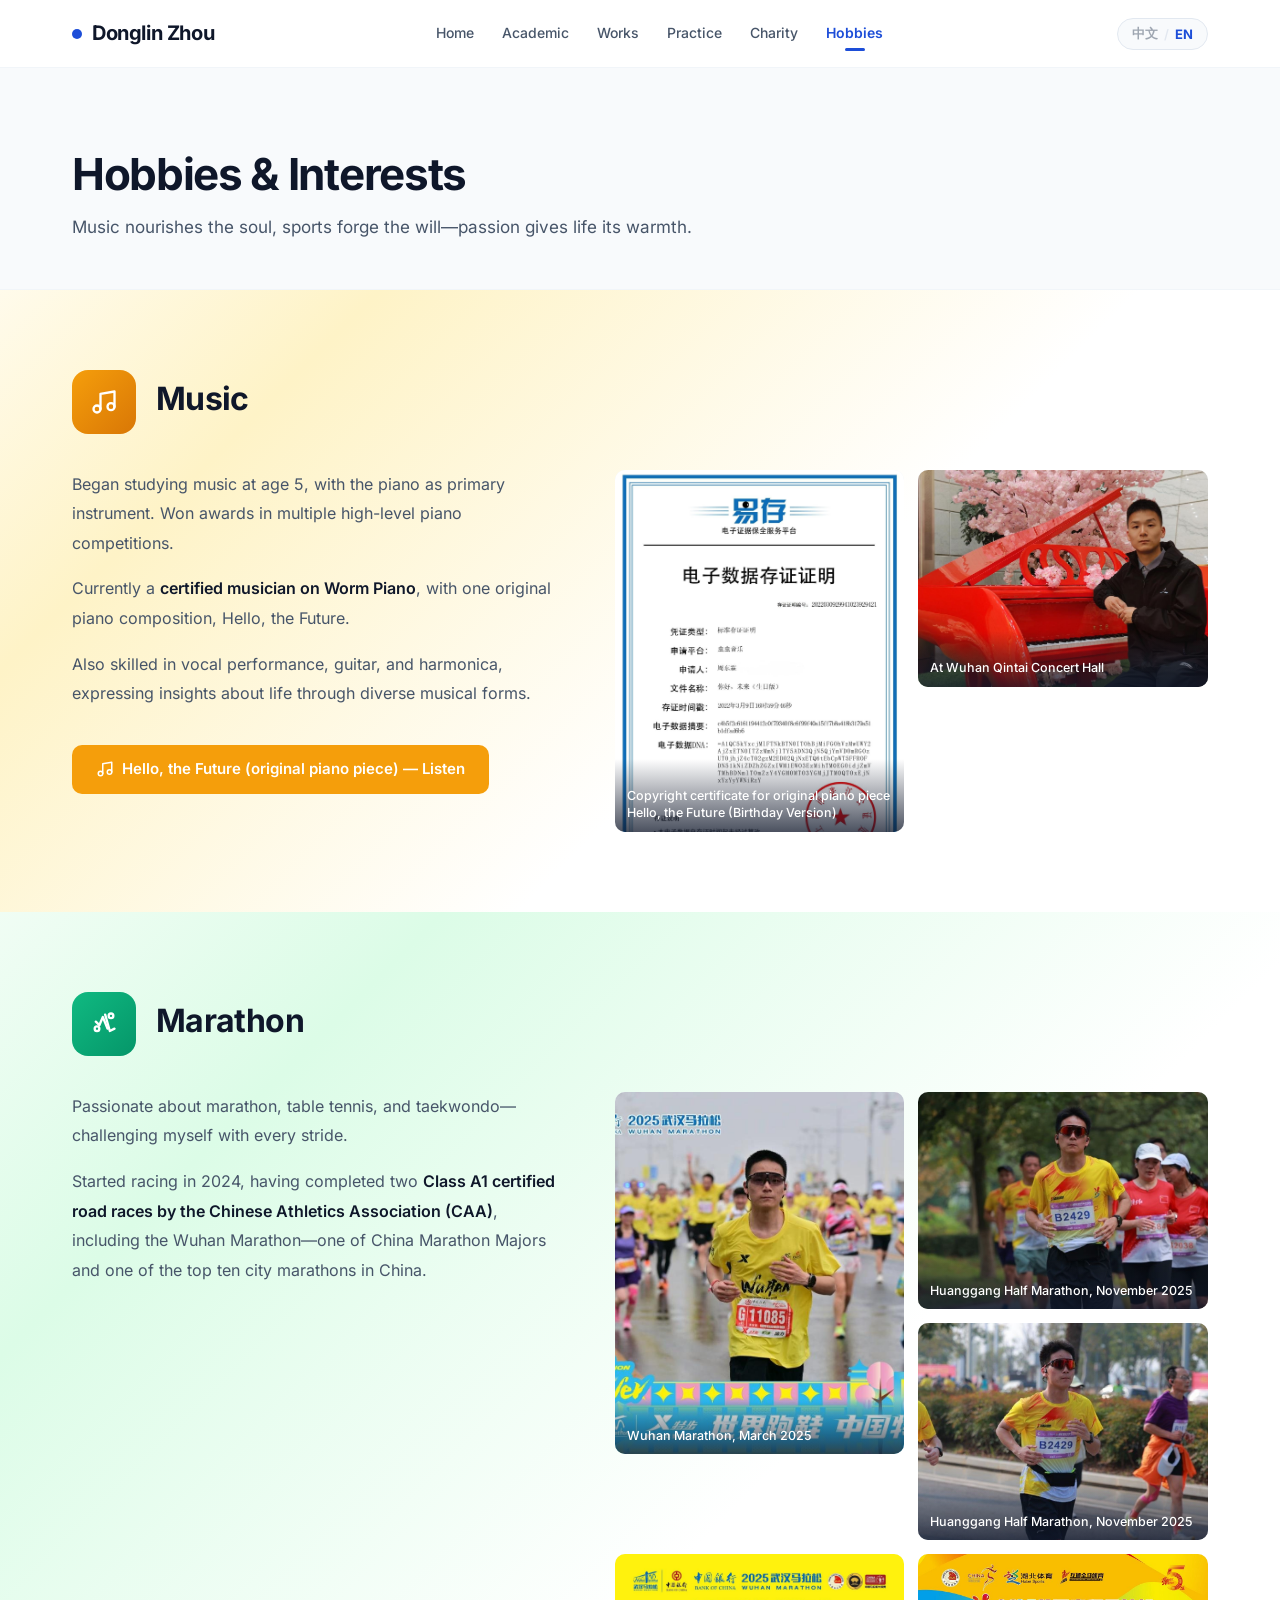
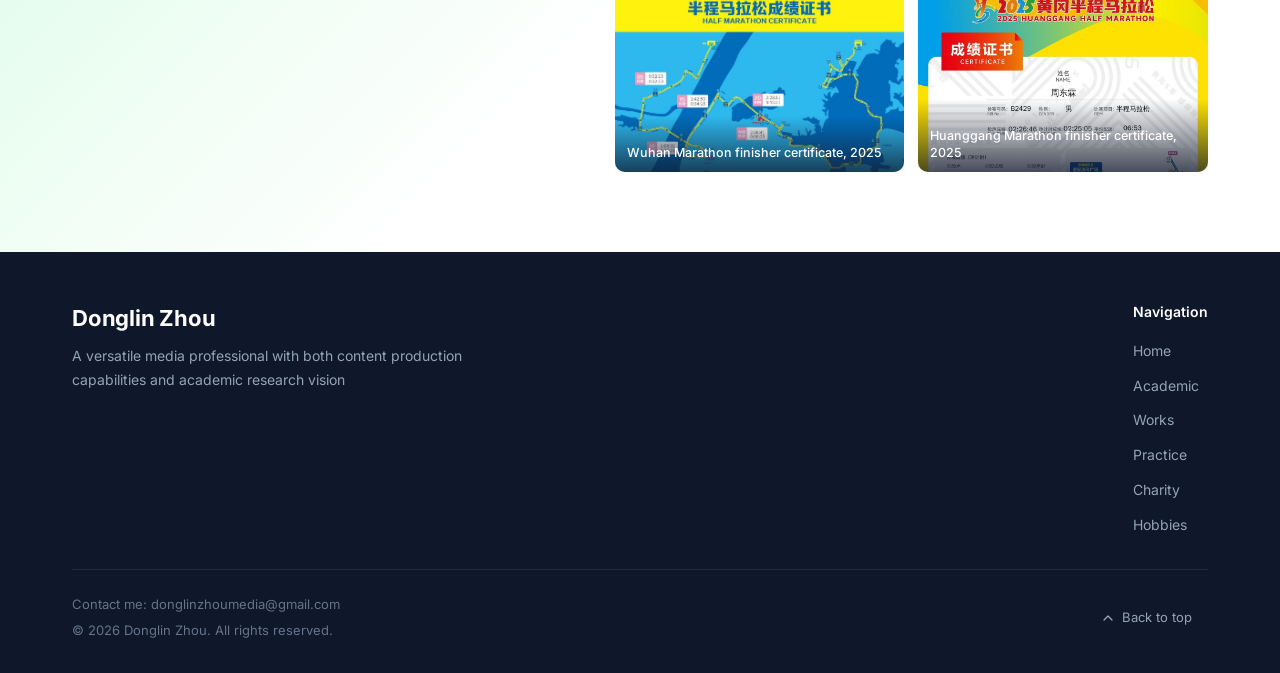
<file: hobbies/index.html>
<!DOCTYPE html>
<html lang="zh-CN" data-i18n-title="hobbies.title" data-i18n-desc="hobbies.metaDesc">
<head>
<meta charset="UTF-8">
  <meta name="viewport" content="width=device-width, initial-scale=1.0">
  <link rel="icon" href="data:image/svg+xml,%3Csvg%20xmlns%3D%27http%3A%2F%2Fwww.w3.org%2F2000%2Fsvg%27%20viewBox%3D%270%200%2064%2064%27%3E%3Crect%20width%3D%2764%27%20height%3D%2764%27%20rx%3D%2714%27%20fill%3D%27%231D4ED8%27%2F%3E%3Ctext%20x%3D%2732%27%20y%3D%2744%27%20font-family%3D%27Arial%2CHelvetica%2Csans-serif%27%20font-size%3D%2736%27%20font-weight%3D%27700%27%20fill%3D%27%23FFFFFF%27%20text-anchor%3D%27middle%27%3EZ%3C%2Ftext%3E%3C%2Fsvg%3E">
  <meta name="theme-color" content="#1D4ED8">
  <meta name="creative-medium" content="other">
  <meta name="description" content="周东霖 - 兴趣爱好：音乐与马拉松">
  <title>爱好 | 周东霖</title>
  <link rel="stylesheet" href="../src/fonts/inter.css?v=20261015">
  <link rel="stylesheet" href="../src/styles.css?v=20261015">
    <script src="../src/i18n.js?v=20261015"></script>
  </head>
<body>

    <div class="page-wrapper">
      
<nav class="nav">
  <div class="nav-inner">
    <a href="../index.html" class="nav-logo">
      <span class="nav-logo-dot"></span>
      <span data-i18n="home.heroName">周东霖</span>
    </a>
    <ul class="nav-links">
      <li><a href="../index.html" class="nav-link" data-i18n="nav.home">首页</a></li><li><a href="../academic/index.html" class="nav-link" data-i18n="nav.academic">学术</a></li><li><a href="../publications/index.html" class="nav-link" data-i18n="nav.publications">作品</a></li><li><a href="../practice/index.html" class="nav-link" data-i18n="nav.practice">实践</a></li><li><a href="../welfare/index.html" class="nav-link" data-i18n="nav.welfare">公益</a></li><li><a href="../hobbies/index.html" class="nav-link active" data-i18n="nav.hobbies">爱好</a></li>
    </ul>
    <div style="display:flex;align-items:center">
      <button class="lang-toggle desktop-only" data-lang-toggle aria-label="切换语言">
        <span class="seg seg-zh">中文</span><span class="sep">/</span><span class="seg seg-en">EN</span>
      </button>
      <button class="nav-hamburger" id="navHamburger" aria-label="菜单">
        <span></span><span></span><span></span>
      </button>
    </div>
  </div>
</nav>
<div class="mobile-menu" id="mobileMenu">
  <a href="../index.html" class="mobile-menu-link" data-i18n="nav.home">首页</a><a href="../academic/index.html" class="mobile-menu-link" data-i18n="nav.academic">学术</a><a href="../publications/index.html" class="mobile-menu-link" data-i18n="nav.publications">作品</a><a href="../practice/index.html" class="mobile-menu-link" data-i18n="nav.practice">实践</a><a href="../welfare/index.html" class="mobile-menu-link" data-i18n="nav.welfare">公益</a><a href="../index.html" class="mobile-menu-link active" data-i18n="nav.hobbies">爱好</a>
  <div class="mobile-menu-lang">
    <button class="lang-toggle" data-lang-toggle aria-label="切换语言">
      <span class="seg seg-zh">中文</span><span class="sep">/</span><span class="seg seg-en">EN</span>
    </button>
  </div>
</div>
      <main class="page-main">
        <div class="page-fade-in">
          <section class="page-hero">
            <div class="container">
              <h1 class="page-hero-title" data-i18n="hobbies.heroTitle">兴趣爱好</h1>
              <p class="page-hero-desc" data-i18n="hobbies.heroDesc">音乐滋养心灵，运动锤炼意志——热爱让生活更有温度</p>
            </div>
          </section>

          <section class="hobby-section music-bg">
            <div class="container">
              <div class="hobby-header">
                <div class="hobby-icon music"><svg width="28" height="28" viewBox="0 0 24 24" fill="none" stroke="currentColor" stroke-width="2" stroke-linecap="round" stroke-linejoin="round"><path d="M9 18V5l12-2v13"></path><circle cx="6" cy="18" r="3"></circle><circle cx="18" cy="16" r="3"></circle></svg></div>
                <div>
                  <h2 class="hobby-title" data-i18n="hobbies.music.title">音乐</h2>
                </div>
              </div>
              <div class="hobby-content">
                <div class="hobby-text">
                  <p data-i18n="hobbies.music.p1">5 岁开始学习音乐，钢琴最为擅长，参加多项高水平钢琴赛事并获奖</p><p data-i18n-html data-i18n="hobbies.music.p2">现为<strong>虫虫钢琴平台认证音乐人</strong>，拥有一首原创钢琴曲《你好，未来》</p><p data-i18n="hobbies.music.p3">亦擅长声乐、吉他、口琴，用多元的音乐形式表达生活的感悟</p>
                  <a href="https://www.gangqinpu.com/cchtml/1021452.htm" target="_blank" rel="noopener noreferrer" class="hobby-music-link">
                    <svg width="18" height="18" viewBox="0 0 24 24" fill="none" stroke="currentColor" stroke-width="2" stroke-linecap="round" stroke-linejoin="round"><path d="M9 18V5l12-2v13"></path><circle cx="6" cy="18" r="3"></circle><circle cx="18" cy="16" r="3"></circle></svg>
                    <span data-i18n="hobbies.music.link">原创钢琴曲《你好，未来》 — 前往聆听</span>
                  </a>
                </div>
                <div class="hobby-photos"><a class="hobby-photo-item tall" href="https://www.gangqinpu.com/cchtml/1021452.htm" target="_blank" rel="noopener noreferrer"><img decoding="async" src="../assets/images/5nVyp4lZ3u.jpg" alt="" data-i18n-attr="alt:hobbies.music.photo1" loading="lazy"><div class="hobby-photo-caption" data-i18n="hobbies.music.photo1">原创钢琴曲《你好，未来（生日版）》版权证明</div></a><div class="hobby-photo-item"><img decoding="async" src="../assets/images/6iXEL9F0KV.jpg" alt="" data-i18n-attr="alt:hobbies.music.photo2" loading="lazy"><div class="hobby-photo-caption" data-i18n="hobbies.music.photo2">在武汉琴台音乐厅</div></div>
                </div>
              </div>
            </div>
          </section>

          <section class="hobby-section run-bg">
            <div class="container">
              <div class="hobby-header">
                <div class="hobby-icon run"><svg width="28" height="28" viewBox="0 0 24 24" fill="none" stroke="currentColor" stroke-width="2" stroke-linecap="round" stroke-linejoin="round"><path d="M13 4l4 14 4-2"></path><path d="M5 10l3 3 3-7 4 10"></path><circle cx="18" cy="5" r="2"></circle><circle cx="6" cy="16" r="2"></circle></svg></div>
                <div>
                  <h2 class="hobby-title" data-i18n="hobbies.run.title">马拉松</h2>
                </div>
              </div>
              <div class="hobby-content">
                <div class="hobby-text">
                  <p data-i18n="hobbies.run.p1">热爱马拉松、乒乓球、跆拳道等运动，在奔跑中挑战自我</p><p data-i18n-html data-i18n="hobbies.run.p2">2024 年起参赛，已完赛两场<strong>中国田径协会认定的 A1 类赛事</strong>，包括中国马拉松大满贯、十大城市马拉松之一的"武汉马拉松"</p>
                </div>
                <div class="hobby-photos"><div class="hobby-photo-item tall"><img decoding="async" src="../assets/images/VQw0O5YOVu.jpg" alt="" data-i18n-attr="alt:hobbies.run.photo1" loading="lazy"><div class="hobby-photo-caption" data-i18n="hobbies.run.photo1">2025年3月武汉马拉松现场</div></div><div class="hobby-photo-item"><img decoding="async" src="../assets/images/EU0sYqv1Mq.jpg" alt="" data-i18n-attr="alt:hobbies.run.photo2" loading="lazy"><div class="hobby-photo-caption" data-i18n="hobbies.run.photo2">2025年11月黄冈半程马拉松现场</div></div><div class="hobby-photo-item"><img decoding="async" src="../assets/images/HmR9qP7emJ.jpg" alt="" data-i18n-attr="alt:hobbies.run.photo3" loading="lazy"><div class="hobby-photo-caption" data-i18n="hobbies.run.photo3">2025年11月黄冈半程马拉松现场</div></div><div class="hobby-photo-item"><img decoding="async" src="../assets/images/lm6tsDFx8N.jpg" alt="" data-i18n-attr="alt:hobbies.run.photo4" loading="lazy"><div class="hobby-photo-caption" data-i18n="hobbies.run.photo4">2025年武汉马拉松完赛证书</div></div><div class="hobby-photo-item"><img decoding="async" src="../assets/images/wIdsUU7XUN.jpg" alt="" data-i18n-attr="alt:hobbies.run.photo5" loading="lazy"><div class="hobby-photo-caption" data-i18n="hobbies.run.photo5">2025年黄冈马拉松完赛证书</div></div>
                </div>
              </div>
            </div>
          </section>
        </div>
      </main>
      
<footer class="footer">
  <div class="footer-inner">
    <div class="footer-top">
      <div class="footer-brand">
        <div class="footer-name" data-i18n="home.heroName">周东霖</div>
        <div class="footer-role" data-i18n="footer.role">兼具内容生产能力与学术研究视野的复合型传媒人</div>
      </div>
      <div class="footer-links-col">
        <h4 data-i18n="nav.footerNav">导航</h4>
        <ul class="footer-nav-list"><li><a href="../index.html" class="footer-nav-link" data-i18n="nav.home">首页</a></li><li><a href="../academic/index.html" class="footer-nav-link" data-i18n="nav.academic">学术</a></li><li><a href="../publications/index.html" class="footer-nav-link" data-i18n="nav.publications">作品</a></li><li><a href="../practice/index.html" class="footer-nav-link" data-i18n="nav.practice">实践</a></li><li><a href="../welfare/index.html" class="footer-nav-link" data-i18n="nav.welfare">公益</a></li><li><a href="../hobbies/index.html" class="footer-nav-link" data-i18n="nav.hobbies">爱好</a></li></ul>
      </div>
    </div>
    <div class="footer-bottom">
      <div class="footer-bottom-text">
        <div><span data-i18n="footer.contact">联系我：</span>donglinzhoumedia@gmail.com</div>
        <div data-i18n="footer.copyright">© 2026 周东霖. 保留所有权利.</div>
      </div>
      <span class="back-to-top" id="backToTop"><svg width="16" height="16" viewBox="0 0 24 24" fill="none" stroke="currentColor" stroke-width="2" stroke-linecap="round" stroke-linejoin="round"><polyline points="18 15 12 9 6 15"></polyline></svg><span data-i18n="nav.backToTop">回到顶部</span></span>
    </div>
  </div>
</footer>
    </div>
    <script src="../src/site.js?v=20261015"></script>
</body>
</html>
</file>
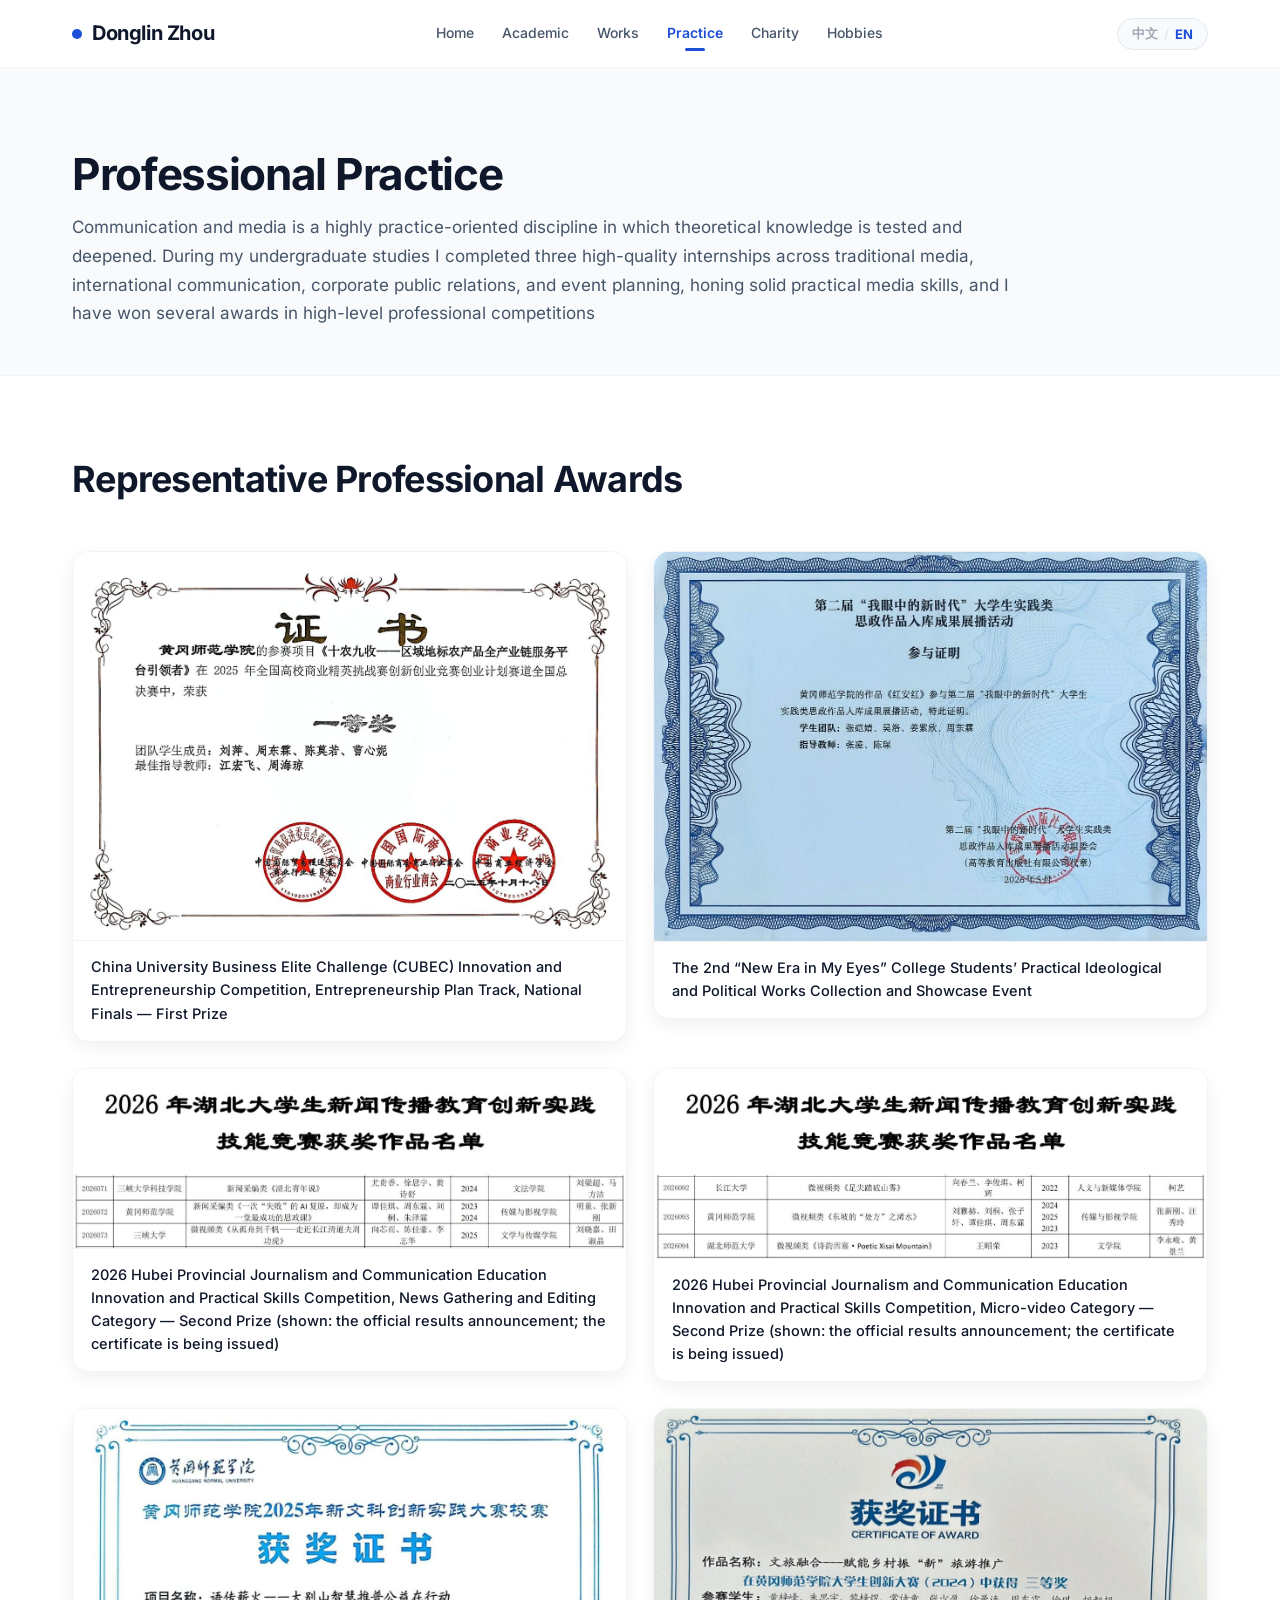
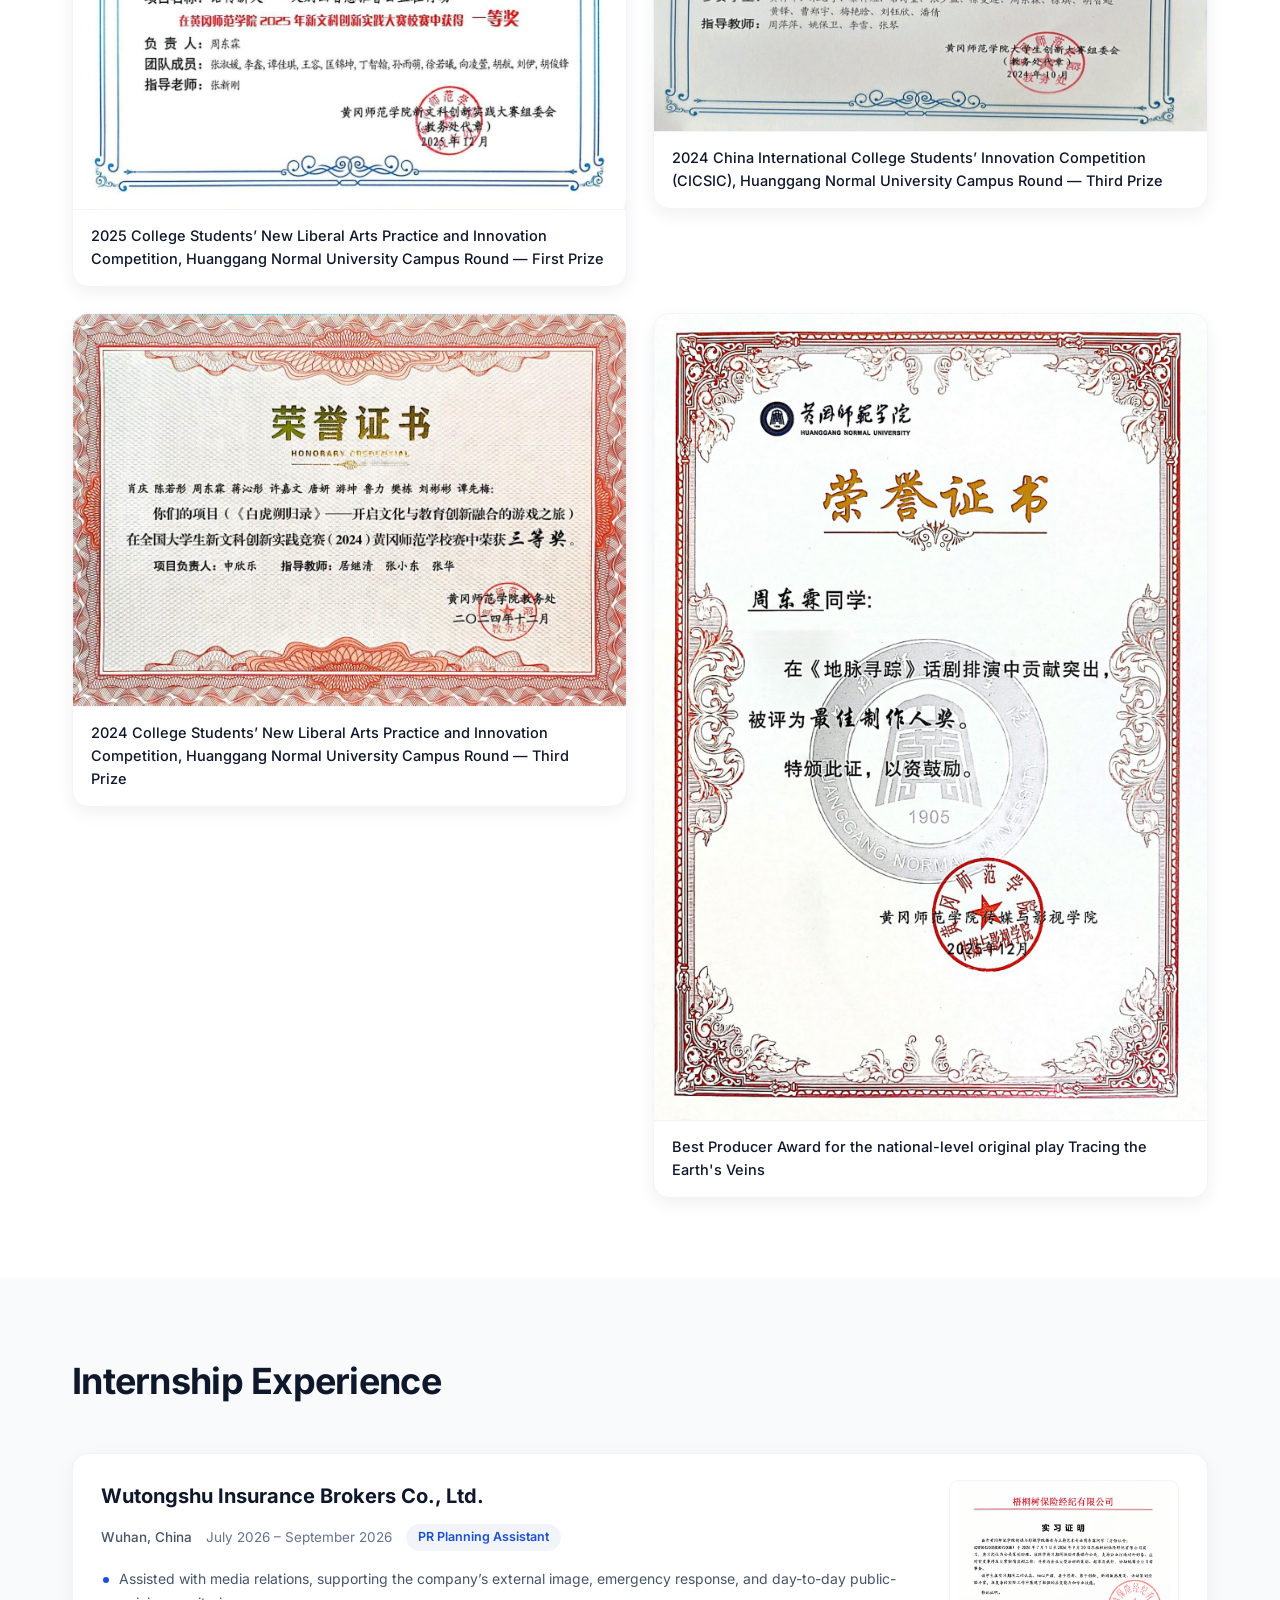
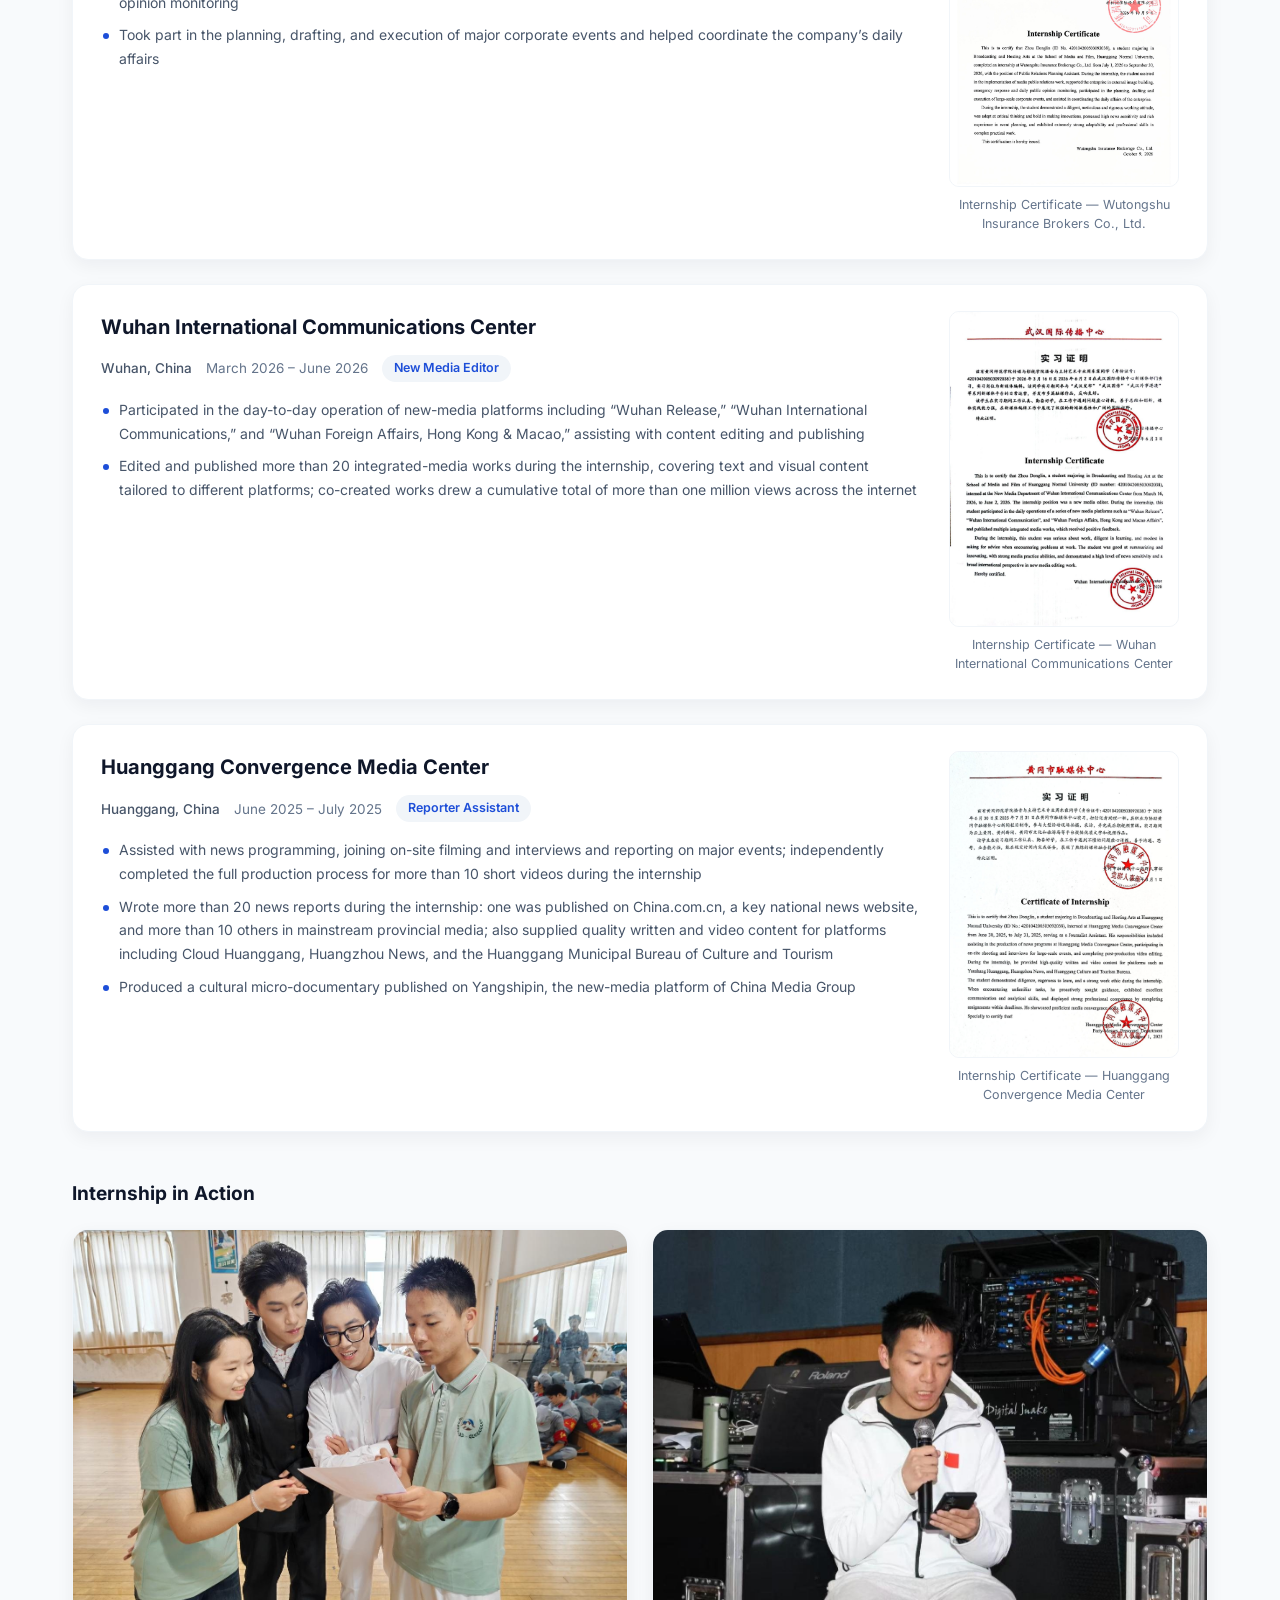
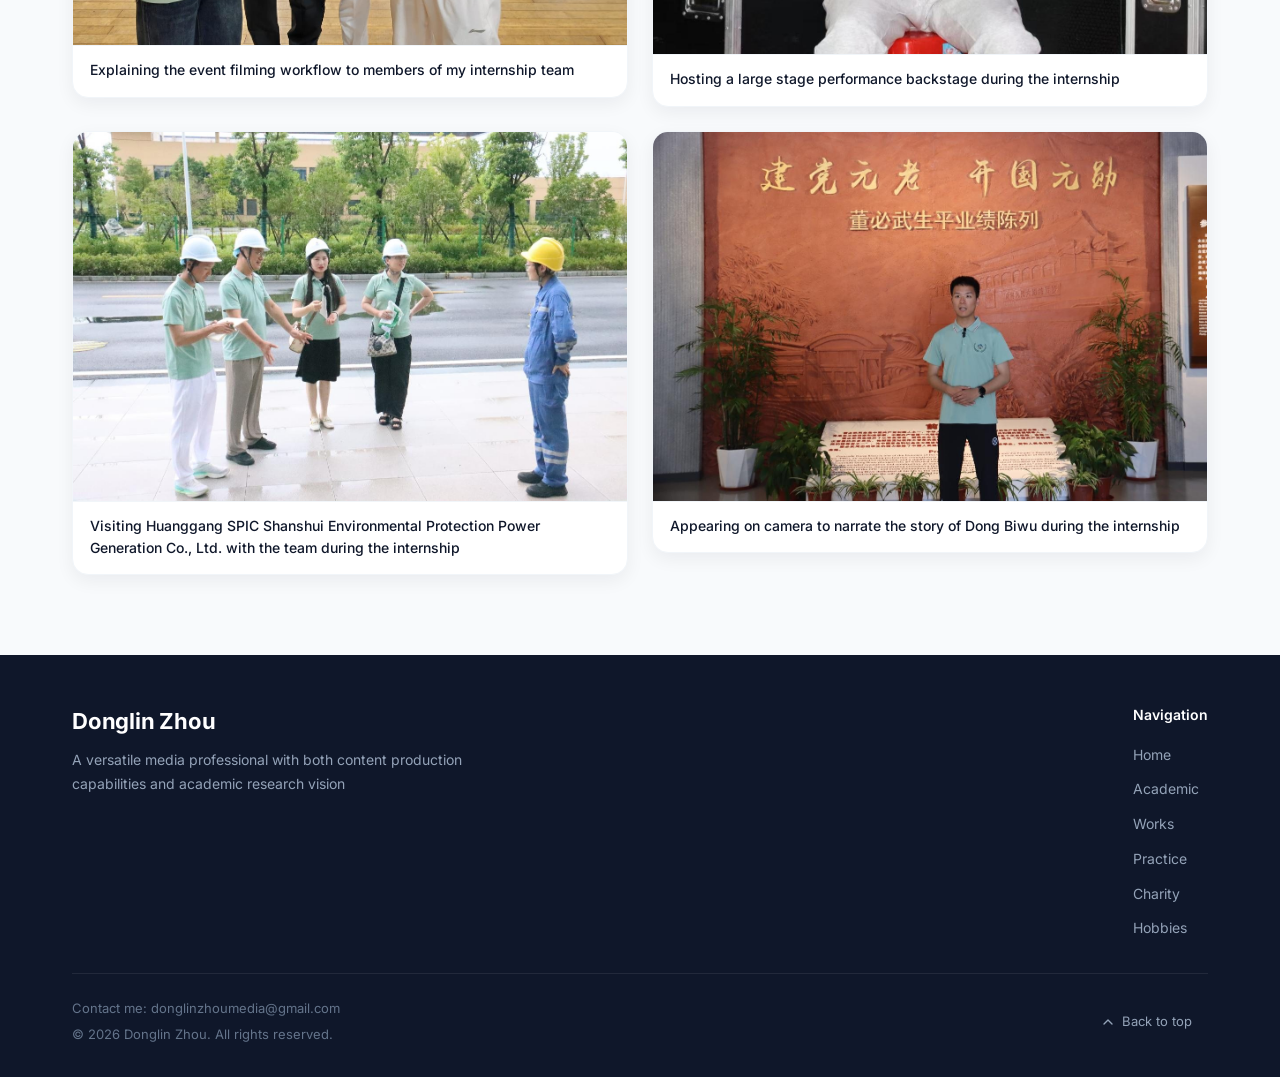
<file: practice/index.html>
<!DOCTYPE html>
<html lang="zh-CN" data-i18n-title="practice.title" data-i18n-desc="practice.metaDesc">
<head>
<meta charset="UTF-8">
  <meta name="viewport" content="width=device-width, initial-scale=1.0">
  <link rel="icon" href="data:image/svg+xml,%3Csvg%20xmlns%3D%27http%3A%2F%2Fwww.w3.org%2F2000%2Fsvg%27%20viewBox%3D%270%200%2064%2064%27%3E%3Crect%20width%3D%2764%27%20height%3D%2764%27%20rx%3D%2714%27%20fill%3D%27%231D4ED8%27%2F%3E%3Ctext%20x%3D%2732%27%20y%3D%2744%27%20font-family%3D%27Arial%2CHelvetica%2Csans-serif%27%20font-size%3D%2736%27%20font-weight%3D%27700%27%20fill%3D%27%23FFFFFF%27%20text-anchor%3D%27middle%27%3EZ%3C%2Ftext%3E%3C%2Fsvg%3E">
  <meta name="theme-color" content="#1D4ED8">
  <meta name="creative-medium" content="other">
  <meta name="description" content="周东霖 - 实践：代表性专业奖项与实习经历">
  <title>实践 | 周东霖</title>
  <link rel="stylesheet" href="../src/fonts/inter.css?v=20261015">
  <link rel="stylesheet" href="../src/styles.css?v=20261015">
    <script src="../src/i18n.js?v=20261015"></script>
  </head>
<body>
  <div class="page-wrapper">
<nav class="nav">
  <div class="nav-inner">
    <a href="../index.html" class="nav-logo"><span class="nav-logo-dot"></span><span data-i18n="home.heroName">周东霖</span></a>
    <ul class="nav-links"><li><a href="../index.html" class="nav-link" data-i18n="nav.home">首页</a></li><li><a href="../academic/index.html" class="nav-link" data-i18n="nav.academic">学术</a></li><li><a href="../publications/index.html" class="nav-link" data-i18n="nav.publications">作品</a></li><li><a href="../practice/index.html" class="nav-link active" data-i18n="nav.practice">实践</a></li><li><a href="../welfare/index.html" class="nav-link" data-i18n="nav.welfare">公益</a></li><li><a href="../hobbies/index.html" class="nav-link" data-i18n="nav.hobbies">爱好</a></li></ul>
    <div style="display:flex;align-items:center">
      <button class="lang-toggle desktop-only" data-lang-toggle aria-label="切换语言"><span class="seg seg-zh">中文</span><span class="sep">/</span><span class="seg seg-en">EN</span></button>
      <button class="nav-hamburger" id="navHamburger" aria-label="菜单"><span></span><span></span><span></span></button>
    </div>
  </div>
</nav>
<div class="mobile-menu" id="mobileMenu"><a href="../index.html" class="mobile-menu-link" data-i18n="nav.home">首页</a><a href="../academic/index.html" class="mobile-menu-link" data-i18n="nav.academic">学术</a><a href="../publications/index.html" class="mobile-menu-link" data-i18n="nav.publications">作品</a><a href="../practice/index.html" class="mobile-menu-link active" data-i18n="nav.practice">实践</a><a href="../welfare/index.html" class="mobile-menu-link" data-i18n="nav.welfare">公益</a><a href="../hobbies/index.html" class="mobile-menu-link" data-i18n="nav.hobbies">爱好</a>
  <div class="mobile-menu-lang"><button class="lang-toggle" data-lang-toggle aria-label="切换语言"><span class="seg seg-zh">中文</span><span class="sep">/</span><span class="seg seg-en">EN</span></button></div>
</div>
      <main class="page-main">
        <div class="page-fade-in">
          <section class="page-hero">
            <div class="container">
              <h1 class="page-hero-title" data-i18n="practice.heroTitle">专业实践</h1>
              <p class="page-hero-desc practice-intro" data-i18n="practice.intro">传媒专业是一个十分重视实践的学科，理论知识要在实践中得到验证和深化。我在本科期间，高质量完成了三段实习经历，涵盖传统媒体、外宣媒体、企业公关、活动策划等多岗位，锻炼了扎实的媒体实践技能，并荣获了多项高水平专业赛事奖项</p>
            </div>
          </section>

          <section class="page-section">
            <div class="container">
              <div class="section-header"><h2 class="section-title" data-i18n="practice.awardsTitle">代表性专业奖项</h2></div>
              <div class="awards-masonry"><div class="award-item"><img decoding="async" src="../assets/images/rvX9rj56vQ.jpg" alt="全国高校商业精英挑战赛创新创业竞赛创业计划赛道全国总决赛 一等奖" data-i18n-attr="alt:practice.award1" loading="lazy"><div class="award-caption" data-i18n="practice.award1">全国高校商业精英挑战赛创新创业竞赛创业计划赛道全国总决赛 一等奖</div></div><div class="award-item"><img decoding="async" src="../assets/images/18C9Wumo5l.jpg" alt="第二届“我眼中的新时代”大学生实践类思政作品入库成果展播活动" data-i18n-attr="alt:practice.award2" loading="lazy"><div class="award-caption" data-i18n="practice.award2">第二届“我眼中的新时代”大学生实践类思政作品入库成果展播活动</div></div><div class="award-item"><img decoding="async" src="../assets/images/4Phpp7V5KK.jpg" alt="2026年湖北省新闻传播教育创新实践技能竞赛 新闻采编类 二等奖（图为大赛官方获奖公示，证书正在制作中）" data-i18n-attr="alt:practice.award3" loading="lazy"><div class="award-caption" data-i18n="practice.award3">2026年湖北省新闻传播教育创新实践技能竞赛 新闻采编类 二等奖（图为大赛官方获奖公示，证书正在制作中）</div></div><div class="award-item"><img decoding="async" src="../assets/images/amilkjHSTU.jpg" alt="2026年湖北省新闻传播教育创新实践技能竞赛 微视频类 二等奖（图为大赛官方获奖公示，证书正在制作中）" data-i18n-attr="alt:practice.award4" loading="lazy"><div class="award-caption" data-i18n="practice.award4">2026年湖北省新闻传播教育创新实践技能竞赛 微视频类 二等奖（图为大赛官方获奖公示，证书正在制作中）</div></div><div class="award-item"><img decoding="async" src="../assets/images/ExCsWd0etV.jpg" alt="2025年大学生新文科实践创新大赛黄冈师范学院校赛一等奖" data-i18n-attr="alt:practice.award5" loading="lazy"><div class="award-caption" data-i18n="practice.award5">2025年大学生新文科实践创新大赛黄冈师范学院校赛一等奖</div></div><div class="award-item"><img decoding="async" src="../assets/images/HHUta1offc.jpg" alt="2024年中国国际大学生创新大赛黄冈师范学院校赛三等奖" data-i18n-attr="alt:practice.award6" loading="lazy"><div class="award-caption" data-i18n="practice.award6">2024年中国国际大学生创新大赛黄冈师范学院校赛三等奖</div></div><div class="award-item"><img decoding="async" src="../assets/images/EZXZN3BUSX.jpg" alt="2024年大学生新文科实践创新大赛黄冈师范学院校赛三等奖" data-i18n-attr="alt:practice.award7" loading="lazy"><div class="award-caption" data-i18n="practice.award7">2024年大学生新文科实践创新大赛黄冈师范学院校赛三等奖</div></div><div class="award-item"><img decoding="async" src="../assets/images/5plQQ4z7vG.jpg" alt="国家级原创话剧《地脉寻踪》最佳制作人奖" data-i18n-attr="alt:practice.award8" loading="lazy"><div class="award-caption" data-i18n="practice.award8">国家级原创话剧《地脉寻踪》最佳制作人奖</div></div></div>
            </div>
          </section>

          <section class="page-section alt-bg">
            <div class="container">
              <div class="section-header"><h2 class="section-title" data-i18n="practice.internTitle">实习经历</h2></div>
              <div class="intern-list"><div class="intern-card with-cert">
  <div class="intern-body">
    <h3 class="intern-org" data-i18n="practice.intern1.org">梧桐树保险经纪有限公司</h3>
    <div class="intern-meta"><span class="intern-loc" data-i18n="practice.intern1.loc">中国，武汉</span><span class="intern-time" data-i18n="practice.intern1.time">2026年7月 – 2026年9月</span><span class="intern-role" data-i18n="practice.intern1.role">公关策划助理</span></div>
    <ul class="intern-duties" data-i18n-html data-i18n="practice.intern1.duties"><li>协助开展媒介公关，支持企业打造对外形象、应对突发事件及日常舆情监测工作</li><li>参与企业大型活动的策划、起草及执行，协助统筹企业日常事务</li></ul>
  </div>
  <figure class="intern-cert"><img decoding="async" src="../assets/images/C8kd8tXfTM.jpg" alt="梧桐树保险经纪有限公司实习证明" data-i18n-attr="alt:practice.cert3" loading="lazy"><figcaption data-i18n="practice.cert3">梧桐树保险经纪有限公司实习证明</figcaption></figure>
</div>
<div class="intern-card with-cert">
  <div class="intern-body">
    <h3 class="intern-org" data-i18n="practice.intern2.org">武汉国际传播中心</h3>
    <div class="intern-meta"><span class="intern-loc" data-i18n="practice.intern2.loc">中国，武汉</span><span class="intern-time" data-i18n="practice.intern2.time">2026年3月 – 2026年6月</span><span class="intern-role" data-i18n="practice.intern2.role">新媒体编辑</span></div>
    <ul class="intern-duties" data-i18n-html data-i18n="practice.intern2.duties"><li>参与“武汉发布”“武汉国传”“武汉外事港澳”等系列新媒体平台的日常运营，协助内容编辑与发布</li><li>实习期间编辑并发布 20 余篇融媒作品，涵盖适配不同传播平台的文本与视觉内容；参与创作的作品在全网累计获得超过 100 万次浏览量</li></ul>
  </div>
  <figure class="intern-cert"><img decoding="async" src="../assets/images/0Q9d2EbT3V.jpg" alt="武汉国际传播中心实习证明" data-i18n-attr="alt:practice.cert1" loading="lazy"><figcaption data-i18n="practice.cert1">武汉国际传播中心实习证明</figcaption></figure>
</div>
<div class="intern-card with-cert">
  <div class="intern-body">
    <h3 class="intern-org" data-i18n="practice.intern3.org">黄冈市融媒体中心</h3>
    <div class="intern-meta"><span class="intern-loc" data-i18n="practice.intern3.loc">中国，黄冈</span><span class="intern-time" data-i18n="practice.intern3.time">2025年6月 – 2025年7月</span><span class="intern-role" data-i18n="practice.intern3.role">记者助理</span></div>
    <ul class="intern-duties" data-i18n-html data-i18n="practice.intern3.duties"><li>协助新闻节目制作，现场参与拍摄与采访，对重大事件进行报道，实习期间独立完成了 10 余部短视频的全流程制作</li><li>实习期间撰写 20 余篇新闻报道，其中 1 篇发表于国家重点新闻网站中国网（China.com.cn），另有 10 余篇发表于省级主流媒体；为云上黄冈、黄州新闻及黄冈市文化和旅游局等平台提供优质文字及视频内容</li><li>制作一部文化类微纪录片，发布于央视频（中央广播电视总台新媒体平台）</li></ul>
  </div>
  <figure class="intern-cert"><img decoding="async" src="../assets/images/qNSPMVDn4C.jpg" alt="黄冈市融媒体中心实习证明" data-i18n-attr="alt:practice.cert2" loading="lazy"><figcaption data-i18n="practice.cert2">黄冈市融媒体中心实习证明</figcaption></figure>
</div></div>

              <h3 class="doc-heading" data-i18n="practice.docTitle">实习纪实</h3>
              <div class="doc-masonry"><div class="doc-item"><img decoding="async" src="../assets/images/mGStXwgkHb.jpg" alt="图为我给实习团队成员讲解活动拍摄流程" data-i18n-attr="alt:practice.doc1" loading="lazy"><div class="doc-caption" data-i18n="practice.doc1">我给实习团队成员讲解活动拍摄流程</div></div><div class="doc-item"><img decoding="async" src="../assets/images/YMkCXY9lBB.jpg" alt="图为我实习期间在后台主持大型公演活动" data-i18n-attr="alt:practice.doc2" loading="lazy"><div class="doc-caption" data-i18n="practice.doc2">我实习期间在后台主持大型公演活动</div></div><div class="doc-item"><img decoding="async" src="../assets/images/e1ytOhQyGJ.jpg" alt="图为我实习期间随团队参观黄冈中电山水环保发电有限公司" data-i18n-attr="alt:practice.doc3" loading="lazy"><div class="doc-caption" data-i18n="practice.doc3">我实习期间随团队参观黄冈中电山水环保发电有限公司</div></div><div class="doc-item"><img decoding="async" src="../assets/images/vkoajzpSDV.jpg" alt="图为我在实习期间出镜口播董必武事迹" data-i18n-attr="alt:practice.doc4" loading="lazy"><div class="doc-caption" data-i18n="practice.doc4">我在实习期间出镜口播董必武事迹</div></div></div>
            </div>
          </section>
        </div>
      </main>

<footer class="footer">
  <div class="footer-inner">
    <div class="footer-top">
      <div class="footer-brand">
        <div class="footer-name" data-i18n="home.heroName">周东霖</div>
        <div class="footer-role" data-i18n="footer.role">兼具内容生产能力与学术研究视野的复合型传媒人</div>
      </div>
      <div class="footer-links-col">
        <h4 data-i18n="nav.footerNav">导航</h4>
        <ul class="footer-nav-list"><li><a href="../index.html" class="footer-nav-link" data-i18n="nav.home">首页</a></li><li><a href="../academic/index.html" class="footer-nav-link" data-i18n="nav.academic">学术</a></li><li><a href="../publications/index.html" class="footer-nav-link" data-i18n="nav.publications">作品</a></li><li><a href="../practice/index.html" class="footer-nav-link" data-i18n="nav.practice">实践</a></li><li><a href="../welfare/index.html" class="footer-nav-link" data-i18n="nav.welfare">公益</a></li><li><a href="../hobbies/index.html" class="footer-nav-link" data-i18n="nav.hobbies">爱好</a></li></ul>
      </div>
    </div>
    <div class="footer-bottom">
      <div class="footer-bottom-text">
        <div><span data-i18n="footer.contact">联系我：</span>donglinzhoumedia@gmail.com</div>
        <div data-i18n="footer.copyright">© 2026 周东霖. 保留所有权利.</div>
      </div>
      <span class="back-to-top" id="backToTop"><svg width="16" height="16" viewBox="0 0 24 24" fill="none" stroke="currentColor" stroke-width="2" stroke-linecap="round" stroke-linejoin="round"><polyline points="18 15 12 9 6 15"></polyline></svg><span data-i18n="nav.backToTop">回到顶部</span></span>
    </div>
  </div>
</footer>
  </div>
    <script src="../src/site.js?v=20261015"></script>
</body>
</html>
</file>
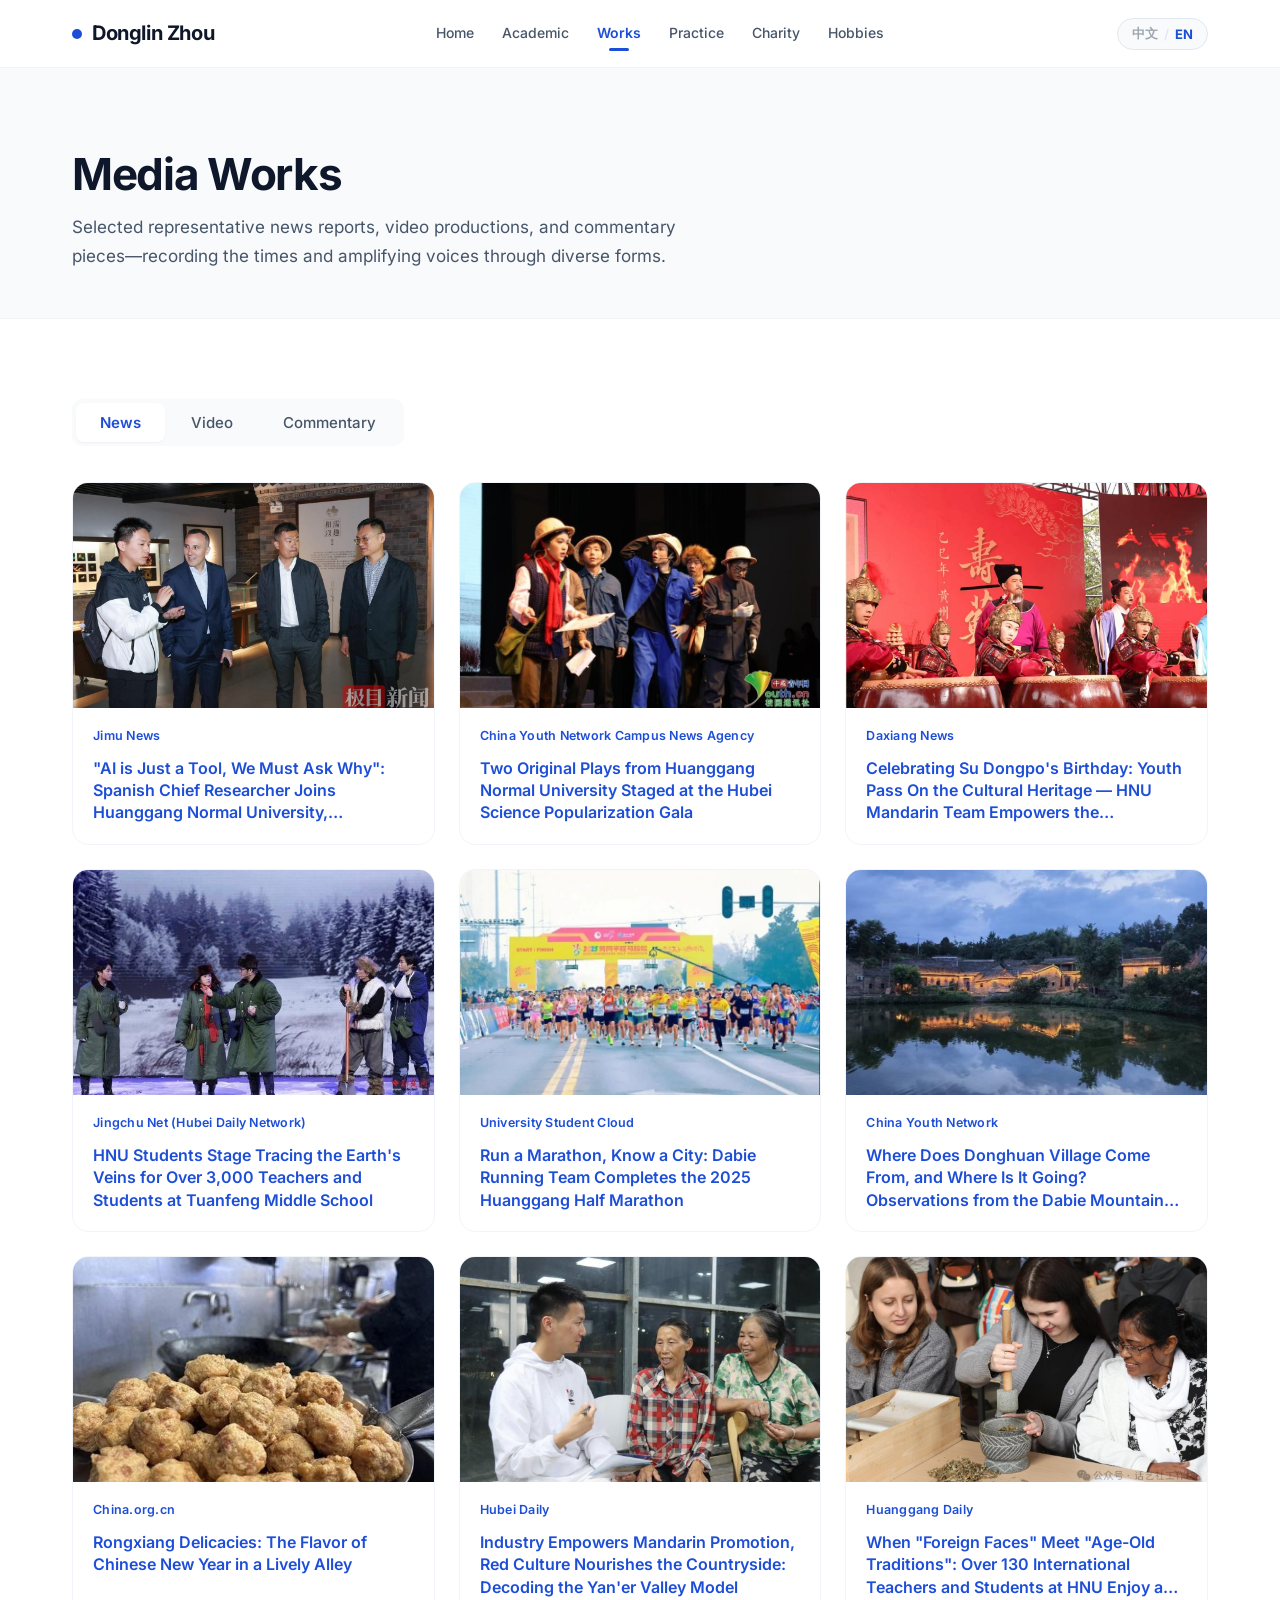
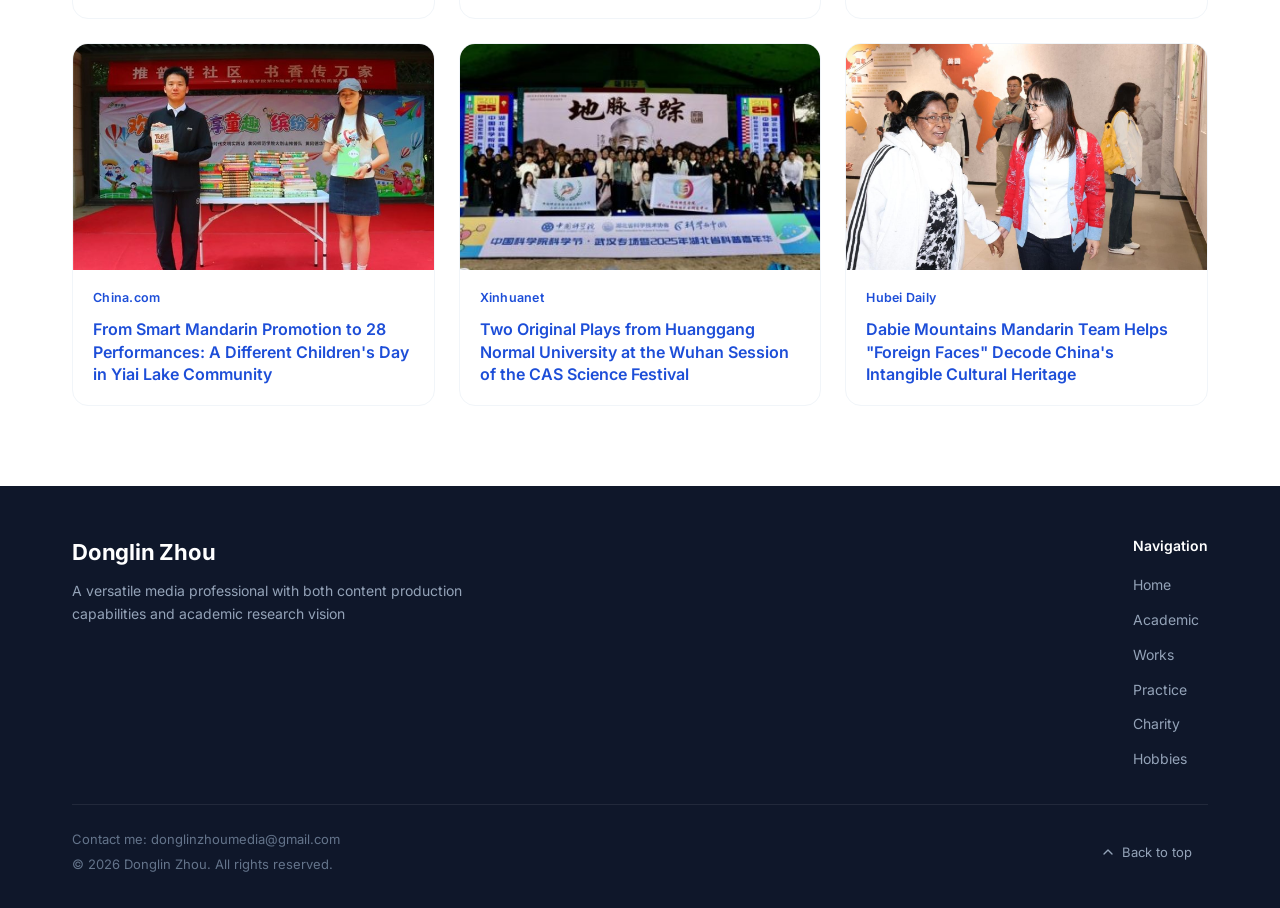
<file: publications/index.html>
<!DOCTYPE html>
<html lang="zh-CN" data-i18n-title="publications.title" data-i18n-desc="publications.metaDesc">
<head>
<meta charset="UTF-8">
  <meta name="viewport" content="width=device-width, initial-scale=1.0">
  <link rel="icon" href="data:image/svg+xml,%3Csvg%20xmlns%3D%27http%3A%2F%2Fwww.w3.org%2F2000%2Fsvg%27%20viewBox%3D%270%200%2064%2064%27%3E%3Crect%20width%3D%2764%27%20height%3D%2764%27%20rx%3D%2714%27%20fill%3D%27%231D4ED8%27%2F%3E%3Ctext%20x%3D%2732%27%20y%3D%2744%27%20font-family%3D%27Arial%2CHelvetica%2Csans-serif%27%20font-size%3D%2736%27%20font-weight%3D%27700%27%20fill%3D%27%23FFFFFF%27%20text-anchor%3D%27middle%27%3EZ%3C%2Ftext%3E%3C%2Fsvg%3E">
  <meta name="theme-color" content="#1D4ED8">
  <meta name="creative-medium" content="other">
  <meta name="description" content="周东霖 - 媒体作品：新闻、视频、评论">
  <title>作品 | 周东霖</title>
  <link rel="stylesheet" href="../src/fonts/inter.css?v=20261015">
  <link rel="stylesheet" href="../src/styles.css?v=20261015">
    <script src="../src/i18n.js?v=20261015"></script>
  </head>
<body>

    <div class="page-wrapper">
      
<nav class="nav">
  <div class="nav-inner">
    <a href="../index.html" class="nav-logo">
      <span class="nav-logo-dot"></span>
      <span data-i18n="home.heroName">周东霖</span>
    </a>
    <ul class="nav-links">
      <li><a href="../index.html" class="nav-link" data-i18n="nav.home">首页</a></li><li><a href="../academic/index.html" class="nav-link" data-i18n="nav.academic">学术</a></li><li><a href="../publications/index.html" class="nav-link active" data-i18n="nav.publications">作品</a></li><li><a href="../practice/index.html" class="nav-link" data-i18n="nav.practice">实践</a></li><li><a href="../welfare/index.html" class="nav-link" data-i18n="nav.welfare">公益</a></li><li><a href="../hobbies/index.html" class="nav-link" data-i18n="nav.hobbies">爱好</a></li>
    </ul>
    <div style="display:flex;align-items:center">
      <button class="lang-toggle desktop-only" data-lang-toggle aria-label="切换语言">
        <span class="seg seg-zh">中文</span><span class="sep">/</span><span class="seg seg-en">EN</span>
      </button>
      <button class="nav-hamburger" id="navHamburger" aria-label="菜单">
        <span></span><span></span><span></span>
      </button>
    </div>
  </div>
</nav>
<div class="mobile-menu" id="mobileMenu">
  <a href="../index.html" class="mobile-menu-link" data-i18n="nav.home">首页</a><a href="../academic/index.html" class="mobile-menu-link" data-i18n="nav.academic">学术</a><a href="../publications/index.html" class="mobile-menu-link active" data-i18n="nav.publications">作品</a><a href="../practice/index.html" class="mobile-menu-link" data-i18n="nav.practice">实践</a><a href="../welfare/index.html" class="mobile-menu-link" data-i18n="nav.welfare">公益</a><a href="../hobbies/index.html" class="mobile-menu-link" data-i18n="nav.hobbies">爱好</a>
  <div class="mobile-menu-lang">
    <button class="lang-toggle" data-lang-toggle aria-label="切换语言">
      <span class="seg seg-zh">中文</span><span class="sep">/</span><span class="seg seg-en">EN</span>
    </button>
  </div>
</div>
      <main class="page-main">
        <div class="page-fade-in">
          <section class="page-hero">
            <div class="container">
              <h1 class="page-hero-title" data-i18n="publications.heroTitle">媒体作品</h1>
              <p class="page-hero-desc" data-i18n="publications.heroDesc">精选代表性新闻通讯、视频制作、时事评论——用多元形式记录时代，传递声音</p>
            </div>
          </section>

          <section class="page-section">
            <div class="container">
              <div class="tabs" data-tabs="pub-tabs">
                <button class="tab-btn active" data-tab="news" data-i18n="publications.tabNews">新闻</button>
                <button class="tab-btn" data-tab="video" data-i18n="publications.tabVideo">视频</button>
                <button class="tab-btn" data-tab="review" data-i18n="publications.tabReview">评论</button>
              </div>

              <div class="tab-content active" data-tab-panel="news">
                <div class="news-grid">
                  <a class="news-card" href="https://jms.ctdsb.net/jmythshare/#/news_detail?contentType=5&contentId=2724111&cId=0&uik=2831864e&share_plat=android&sec=da991efd" target="_blank" rel="noopener noreferrer">
                    <div class="news-card-image">
                      <img decoding="async" src="../assets/images/VHLiZAv80S.jpg" alt="" data-i18n-attr="alt:publications.news1.title" loading="lazy">
                    </div>
                    <div class="news-card-body">
                      <div class="news-card-source" data-i18n="publications.news1.source">极目新闻</div>
                      <div class="news-card-title news-card-title-link" data-i18n="publications.news1.title">"AI只是工具，要多问为什么"，西班牙首席研究员受聘黄冈师院，建言传媒教育要"以人为本"</div>
                    </div>
                  </a>
                  <a class="news-card" href="https://xiaoyuan.cycnet.com.cn/s?uid=9338218&app_version=1.6.4&sid=1662139&time=1775633712&signature=jEgVbkQOLMqvWm9RrG0a2Xr0KFwKvgB43xy6doZeXBJzln85PD&sign=aba513cd0de28d0a47a2dcac7081aeaf#" target="_blank" rel="noopener noreferrer">
                    <div class="news-card-image">
                      <img decoding="async" src="../assets/images/J40XsUC0Zb.jpg" alt="" data-i18n-attr="alt:publications.news2.title" loading="lazy">
                    </div>
                    <div class="news-card-body">
                      <div class="news-card-source" data-i18n="publications.news2.source">中国青年网校园通讯社</div>
                      <div class="news-card-title news-card-title-link" data-i18n="publications.news2.title">黄冈师范学院两部原创话剧亮相荆楚科普大秀场</div>
                    </div>
                  </a>
                  <a class="news-card" href="https://share.hntv.tv/news/0/2020135928808583170" target="_blank" rel="noopener noreferrer">
                    <div class="news-card-image">
                      <img decoding="async" src="../assets/images/VVakftdfc9.jpg" alt="" data-i18n-attr="alt:publications.news3.title" loading="lazy">
                    </div>
                    <div class="news-card-body">
                      <div class="news-card-source" data-i18n="publications.news3.source">大象新闻</div>
                      <div class="news-card-title news-card-title-link" data-i18n="publications.news3.title">寿苏贺诞辰 青春传文脉——黄师推普队赋能东坡文化国际传播</div>
                    </div>
                  </a>
                  <a class="news-card" href="http://m.cnhubei.com/content/2025-12/20/content_19735961.html" target="_blank" rel="noopener noreferrer">
                    <div class="news-card-image">
                      <img decoding="async" src="../assets/images/aNkyoNOLUk.jpg" alt="" data-i18n-attr="alt:publications.news4.title" loading="lazy">
                    </div>
                    <div class="news-card-body">
                      <div class="news-card-source" data-i18n="publications.news4.source">荆楚网（湖北日报网）</div>
                      <div class="news-card-title news-card-title-link" data-i18n="publications.news4.title">黄师学子为团风中学三千多名师生献演《地脉寻踪》</div>
                    </div>
                  </a>
                  <a class="news-card" href="https://www.dxsyb.com/paper/2025/1103/815108.html?t=3129" target="_blank" rel="noopener noreferrer">
                    <div class="news-card-image">
                      <img decoding="async" src="../assets/images/b2G5Gn044c.jpg" alt="" data-i18n-attr="alt:publications.news5.title" loading="lazy">
                    </div>
                    <div class="news-card-body">
                      <div class="news-card-source" data-i18n="publications.news5.source">大学生云报</div>
                      <div class="news-card-title news-card-title-link" data-i18n="publications.news5.title">跑一场马，识一座城——大别山跑团顺利完赛2025黄冈半程马拉松</div>
                    </div>
                  </a>
                  <a class="news-card" href="https://wap.cyol.com/commonDetail/1447421" target="_blank" rel="noopener noreferrer">
                    <div class="news-card-image">
                      <img decoding="async" src="../assets/images/S0XgFG84Ia.jpg" alt="" data-i18n-attr="alt:publications.news6.title" loading="lazy">
                    </div>
                    <div class="news-card-body">
                      <div class="news-card-source" data-i18n="publications.news6.source">中国青年网</div>
                      <div class="news-card-title news-card-title-link" data-i18n="publications.news6.title">东垸村从哪里来？又该到哪里去？黄冈师范学院大别山推普队走进东垸村的观察</div>
                    </div>
                  </a>
                  <a class="news-card" href="http://food.china.com.cn/2026-01/26/content_118300250.shtml" target="_blank" rel="noopener noreferrer">
                    <div class="news-card-image">
                      <img decoding="async" src="../assets/images/V293OUW4Yn.jpg" alt="" data-i18n-attr="alt:publications.news7.title" loading="lazy">
                    </div>
                    <div class="news-card-body">
                      <div class="news-card-source" data-i18n="publications.news7.source">中国网</div>
                      <div class="news-card-title news-card-title-link" data-i18n="publications.news7.title">蓉香美味馆：藏在烟火巷中的年味</div>
                    </div>
                  </a>
                  <a class="news-card" href="https://news.hubeidaily.net/hbrbsharenew/news_detail/5/4251538/3822571/0?w=1752112940221&uik=6VqGG9F3&share_plat=wechat&sec=580d3bf0&contentType=5&tencentShare=1&historyback=1" target="_blank" rel="noopener noreferrer">
                    <div class="news-card-image">
                      <img decoding="async" src="../assets/images/ssJRZitped.jpg" alt="" data-i18n-attr="alt:publications.news8.title" loading="lazy">
                    </div>
                    <div class="news-card-body">
                      <div class="news-card-source" data-i18n="publications.news8.source">湖北日报</div>
                      <div class="news-card-title news-card-title-link" data-i18n="publications.news8.title">产业赋能推普 红韵浸润乡村——大别山精神推普队解码燕儿谷经验密码</div>
                    </div>
                  </a>
                  <a class="news-card" href="https://m.hgdaily.com.cn/p/478231.html" target="_blank" rel="noopener noreferrer">
                    <div class="news-card-image">
                      <img decoding="async" src="../assets/images/Wz1KSTHCOy.jpg" alt="" data-i18n-attr="alt:publications.news9.title" loading="lazy">
                    </div>
                    <div class="news-card-body">
                      <div class="news-card-source" data-i18n="publications.news9.source">黄冈日报</div>
                      <div class="news-card-title news-card-title-link" data-i18n="publications.news9.title">当"洋面孔"遇见"老传统"——黄冈师院130余名外籍师生畅享文化体验之旅</div>
                    </div>
                  </a>
                  <a class="news-card" href="https://hb.china.com/m/gongsi/20003196/20260601/26002204.html" target="_blank" rel="noopener noreferrer">
                    <div class="news-card-image">
                      <img decoding="async" src="../assets/images/LigrvvrUwN.jpg" alt="" data-i18n-attr="alt:publications.news10.title" loading="lazy">
                    </div>
                    <div class="news-card-body">
                      <div class="news-card-source" data-i18n="publications.news10.source">中华网</div>
                      <div class="news-card-title news-card-title-link" data-i18n="publications.news10.title">从智慧推普到28个节目，遗爱湖社区的"六一"有点不一样</div>
                    </div>
                  </a>
                  <a class="news-card" href="http://hb.news.cn/20251116/ce57e98e8555427a9bb9220638a5e667/c.html" target="_blank" rel="noopener noreferrer">
                    <div class="news-card-image">
                      <img decoding="async" src="../assets/images/EW9olUU367.jpg" alt="" data-i18n-attr="alt:publications.news11.title" loading="lazy">
                    </div>
                    <div class="news-card-body">
                      <div class="news-card-source" data-i18n="publications.news11.source">新华网</div>
                      <div class="news-card-title news-card-title-link" data-i18n="publications.news11.title">黄冈师院两部原创话剧亮相中科院科学节武汉专场</div>
                    </div>
                  </a>
                  <a class="news-card" href="https://news.hubeidaily.net/hbrbsharenew/news_detail/5/4732161/4250633/0?w=1762139488483&uik=nBclmCpk&share_plat=wechat&sec=e7aff79a&contentType=5&tencentShare=1&historyback=1" target="_blank" rel="noopener noreferrer">
                    <div class="news-card-image">
                      <img decoding="async" src="../assets/images/yUI58vrZGd.jpg" alt="" data-i18n-attr="alt:publications.news12.title" loading="lazy">
                    </div>
                    <div class="news-card-body">
                      <div class="news-card-source" data-i18n="publications.news12.source">湖北日报</div>
                      <div class="news-card-title news-card-title-link" data-i18n="publications.news12.title">大别山推普队帮"洋面孔"解码中国非遗</div>
                    </div>
                  </a>
                </div>
              </div>

              <div class="tab-content" data-tab-panel="video">
                <div class="video-grid">
                <div class="video-card featured" >
                  <div class="video-card-image">
                    <img decoding="async" src="../assets/images/ywfVqo1JuX.jpg" alt="" data-i18n-attr="alt:publications.video1.title" loading="lazy">
                    <span class="video-featured-tag"><svg width="12" height="12" viewBox="0 0 24 24" fill="currentColor"><polygon points="12 2 15.09 8.26 22 9.27 17 14.14 18.18 21.02 12 17.77 5.82 21.02 7 14.14 2 9.27 8.91 8.26 12 2"></polygon></svg> <span data-i18n="publications.videoFeatured">精选</span></span>
                    <div class="video-play-btn"><svg width="22" height="22" viewBox="0 0 24 24" fill="currentColor"><polygon points="5 3 19 12 5 21 5 3"></polygon></svg></div>
                  </div>
                  <div class="video-card-body">
                    <div class="video-card-title" data-i18n="publications.video1.title">"科学家精神百场讲坛"走进黄冈师范学院——李四光主题访谈</div>
                    <div class="video-card-desc" data-i18n="publications.video1.desc">作为国家级话剧《地脉寻踪》学生负责人、推普队学生领队，主持"科学家精神"主题访谈节目</div>
                    <a class="video-external-link" href="https://mr.people.cn/davmu/share/mp/video/2025/12/v9ejpI7WqK/index.html" target="_blank" rel="noopener noreferrer">
                <svg width="14" height="14" viewBox="0 0 24 24" fill="none" stroke="currentColor" stroke-width="2" stroke-linecap="round" stroke-linejoin="round"><path d="M18 13v6a2 2 0 0 1-2 2H5a2 2 0 0 1-2-2V8a2 2 0 0 1 2-2h6"></path><polyline points="15 3 21 3 21 9"></polyline><line x1="10" y1="14" x2="21" y2="3"></line></svg> <span data-i18n="publications.videoNewTab">在新标签页打开</span>
              </a>
                    
                  </div>
                </div>
                <div class="video-card featured" >
                  <div class="video-card-image">
                    <img decoding="async" src="../assets/images/r0DEeMrBJ6.jpg" alt="" data-i18n-attr="alt:publications.video2.title" loading="lazy">
                    <span class="video-featured-tag"><svg width="12" height="12" viewBox="0 0 24 24" fill="currentColor"><polygon points="12 2 15.09 8.26 22 9.27 17 14.14 18.18 21.02 12 17.77 5.82 21.02 7 14.14 2 9.27 8.91 8.26 12 2"></polygon></svg> <span data-i18n="publications.videoFeatured">精选</span></span>
                    <div class="video-play-btn"><svg width="22" height="22" viewBox="0 0 24 24" fill="currentColor"><polygon points="5 3 19 12 5 21 5 3"></polygon></svg></div>
                  </div>
                  <div class="video-card-body">
                    <div class="video-card-title" data-i18n="publications.video2.title">一座城的味道</div>
                    <div class="video-card-desc" data-i18n="publications.video2.desc">参与制作的黄州美食纪录短片，聚焦烧梅、东坡肉、鱼圆子，展现黄州非遗魅力</div>
                    <a class="video-external-link" href="https://mr.people.cn/davmu/share/mp/video/2025/11/G8EoAUBwKA/index.html" target="_blank" rel="noopener noreferrer">
                <svg width="14" height="14" viewBox="0 0 24 24" fill="none" stroke="currentColor" stroke-width="2" stroke-linecap="round" stroke-linejoin="round"><path d="M18 13v6a2 2 0 0 1-2 2H5a2 2 0 0 1-2-2V8a2 2 0 0 1 2-2h6"></path><polyline points="15 3 21 3 21 9"></polyline><line x1="10" y1="14" x2="21" y2="3"></line></svg> <span data-i18n="publications.videoNewTab">在新标签页打开</span>
              </a>
                    
                  </div>
                </div>
                <div class="video-card featured" >
                  <div class="video-card-image">
                    <img decoding="async" src="../assets/images/GNUlvlkQBM.jpg" alt="" data-i18n-attr="alt:publications.video3.title" loading="lazy">
                    <span class="video-featured-tag"><svg width="12" height="12" viewBox="0 0 24 24" fill="currentColor"><polygon points="12 2 15.09 8.26 22 9.27 17 14.14 18.18 21.02 12 17.77 5.82 21.02 7 14.14 2 9.27 8.91 8.26 12 2"></polygon></svg> <span data-i18n="publications.videoFeatured">精选</span></span>
                    <div class="video-play-btn"><svg width="22" height="22" viewBox="0 0 24 24" fill="currentColor"><polygon points="5 3 19 12 5 21 5 3"></polygon></svg></div>
                  </div>
                  <div class="video-card-body">
                    <div class="video-card-title" data-i18n="publications.video3.title">《是这个理》"红IP"兴乡</div>
                    <div class="video-card-desc" data-i18n="publications.video3.desc">深度参与制作的电视节目，于湖北电视综合频道播出，以红色资源赋能乡村振兴</div>
                    <a class="video-external-link" href="https://mr.people.cn/davmu/share/mp/video/2026/02/AmnXoCYoXg/index.html" target="_blank" rel="noopener noreferrer">
                <svg width="14" height="14" viewBox="0 0 24 24" fill="none" stroke="currentColor" stroke-width="2" stroke-linecap="round" stroke-linejoin="round"><path d="M18 13v6a2 2 0 0 1-2 2H5a2 2 0 0 1-2-2V8a2 2 0 0 1 2-2h6"></path><polyline points="15 3 21 3 21 9"></polyline><line x1="10" y1="14" x2="21" y2="3"></line></svg> <span data-i18n="publications.videoNewTab">在新标签页打开</span>
              </a>
                    
                  </div>
                </div>
                <div class="video-card" >
                  <div class="video-card-image">
                    <img decoding="async" src="../assets/images/lHSQrWWpIm.jpg" alt="" data-i18n-attr="alt:publications.video4.title" loading="lazy">
                    
                    <div class="video-play-btn"><svg width="22" height="22" viewBox="0 0 24 24" fill="currentColor"><polygon points="5 3 19 12 5 21 5 3"></polygon></svg></div>
                  </div>
                  <div class="video-card-body">
                    <div class="video-card-title" data-i18n="publications.video4.title">跨越山海续文脉，江城研学启新程</div>
                    <div class="video-card-desc" data-i18n="publications.video4.desc">2025年6月，斯里兰卡萨伯勒格穆沃大学孔子课堂 21 名师生赴武汉研学，感受荆楚文脉与都市活力</div>
                    <a class="video-external-link" href="https://mr.people.cn/davmu/share/mp/video/2026/06/YmpQESx63p/index.html" target="_blank" rel="noopener noreferrer">
                <svg width="14" height="14" viewBox="0 0 24 24" fill="none" stroke="currentColor" stroke-width="2" stroke-linecap="round" stroke-linejoin="round"><path d="M18 13v6a2 2 0 0 1-2 2H5a2 2 0 0 1-2-2V8a2 2 0 0 1 2-2h6"></path><polyline points="15 3 21 3 21 9"></polyline><line x1="10" y1="14" x2="21" y2="3"></line></svg> <span data-i18n="publications.videoNewTab">在新标签页打开</span>
              </a>
                    
                  </div>
                </div>
                <div class="video-card" >
                  <div class="video-card-image">
                    <img decoding="async" src="../assets/images/w47tAr0z9Z.jpg" alt="" data-i18n-attr="alt:publications.video5.title" loading="lazy">
                    
                    <div class="video-play-btn"><svg width="22" height="22" viewBox="0 0 24 24" fill="currentColor"><polygon points="5 3 19 12 5 21 5 3"></polygon></svg></div>
                  </div>
                  <div class="video-card-body">
                    <div class="video-card-title" data-i18n="publications.video5.title">语传薪火——黄冈师范学院大别山推普队在行动</div>
                    <div class="video-card-desc" data-i18n="publications.video5.desc">2025年07月，团中央、教育部认定 全国大学生普通话推广实践团队大别山精神推普队暑期社会实践宣传片，在央视频、中教网等权威媒体平台播出</div>
                    <a class="video-external-link" href="https://article.xuexi.cn/articles/index.html?art_id=18351367643622717033&item_id=18351367643622717033&study_style_id=video_default&source=share&share_to=wx_single" target="_blank" rel="noopener noreferrer">
                <svg width="14" height="14" viewBox="0 0 24 24" fill="none" stroke="currentColor" stroke-width="2" stroke-linecap="round" stroke-linejoin="round"><path d="M18 13v6a2 2 0 0 1-2 2H5a2 2 0 0 1-2-2V8a2 2 0 0 1 2-2h6"></path><polyline points="15 3 21 3 21 9"></polyline><line x1="10" y1="14" x2="21" y2="3"></line></svg> <span data-i18n="publications.videoNewTab">在新标签页打开</span>
              </a>
                    
                  </div>
                </div>
                <div class="video-card" >
                  <div class="video-card-image">
                    <img decoding="async" src="../assets/images/3Zsa2iaSAV.jpg" alt="" data-i18n-attr="alt:publications.video6.title" loading="lazy">
                    
                    <div class="video-play-btn"><svg width="22" height="22" viewBox="0 0 24 24" fill="currentColor"><polygon points="5 3 19 12 5 21 5 3"></polygon></svg></div>
                  </div>
                  <div class="video-card-body">
                    <div class="video-card-title" data-i18n="publications.video6.title">巧绘脸谱品国粹，海外学子悟中华</div>
                    <div class="video-card-desc" data-i18n="publications.video6.desc">2025年06月，斯里兰卡研学师生体验中国脸谱彩绘，感受戏曲脸谱文化</div>
                    <a class="video-external-link" href="https://mr.people.cn/davmu/share/mp/video/2026/06/ylgE0CV8pl/index.html" target="_blank" rel="noopener noreferrer">
                <svg width="14" height="14" viewBox="0 0 24 24" fill="none" stroke="currentColor" stroke-width="2" stroke-linecap="round" stroke-linejoin="round"><path d="M18 13v6a2 2 0 0 1-2 2H5a2 2 0 0 1-2-2V8a2 2 0 0 1 2-2h6"></path><polyline points="15 3 21 3 21 9"></polyline><line x1="10" y1="14" x2="21" y2="3"></line></svg> <span data-i18n="publications.videoNewTab">在新标签页打开</span>
              </a>
                    
                  </div>
                </div>
                <div class="video-card" >
                  <div class="video-card-image">
                    <img decoding="async" src="../assets/images/QrJJrhmcHw.jpg" alt="" data-i18n-attr="alt:publications.video7.title" loading="lazy">
                    
                    <div class="video-play-btn"><svg width="22" height="22" viewBox="0 0 24 24" fill="currentColor"><polygon points="5 3 19 12 5 21 5 3"></polygon></svg></div>
                  </div>
                  <div class="video-card-body">
                    <div class="video-card-title" data-i18n="publications.video7.title">推普大别山</div>
                    <div class="video-card-desc" data-i18n="publications.video7.desc">大别山精神推普队创新 PIIC"参与-互动-沉浸-传播"四维模式，深入多地开展推普与文化传播</div>
                    <a class="video-external-link" href="https://mr.people.cn/davmu/share/mp/video/2025/12/Amw8oiYoXg/index.html" target="_blank" rel="noopener noreferrer">
                <svg width="14" height="14" viewBox="0 0 24 24" fill="none" stroke="currentColor" stroke-width="2" stroke-linecap="round" stroke-linejoin="round"><path d="M18 13v6a2 2 0 0 1-2 2H5a2 2 0 0 1-2-2V8a2 2 0 0 1 2-2h6"></path><polyline points="15 3 21 3 21 9"></polyline><line x1="10" y1="14" x2="21" y2="3"></line></svg> <span data-i18n="publications.videoNewTab">在新标签页打开</span>
              </a>
                    
                  </div>
                </div>
                <div class="video-card" >
                  <div class="video-card-image">
                    <img decoding="async" src="../assets/images/aDVc6m5zDT.jpg" alt="" data-i18n-attr="alt:publications.video8.title" loading="lazy">
                    
                    <div class="video-play-btn"><svg width="22" height="22" viewBox="0 0 24 24" fill="currentColor"><polygon points="5 3 19 12 5 21 5 3"></polygon></svg></div>
                  </div>
                  <div class="video-card-body">
                    <div class="video-card-title" data-i18n="publications.video8.title">语润古村，文脉新声</div>
                    <div class="video-card-desc" data-i18n="publications.video8.desc">十五天行走大别山多个古村落。访青年创业者、听百姓家常、寻乡土文脉。以传媒专业之力，用镜头记录古村风貌，用文字讲好乡村故事。以青春小我，汇入乡村振兴时代洪流。让千年古村，听见青年新声。</div>
                    <a class="video-external-link" href="https://mr.people.cn/davmu/share/mp/video/2026/09/RjQJGs8nKg/index.html" target="_blank" rel="noopener noreferrer">
                <svg width="14" height="14" viewBox="0 0 24 24" fill="none" stroke="currentColor" stroke-width="2" stroke-linecap="round" stroke-linejoin="round"><path d="M18 13v6a2 2 0 0 1-2 2H5a2 2 0 0 1-2-2V8a2 2 0 0 1 2-2h6"></path><polyline points="15 3 21 3 21 9"></polyline><line x1="10" y1="14" x2="21" y2="3"></line></svg> <span data-i18n="publications.videoNewTab">在新标签页打开</span>
              </a>
                    
                  </div>
                </div>
                <div class="video-card" data-video-embed="https://player.bilibili.com/player.html?bvid=BV1Tk1fBZEWC" data-video-title="地脉寻踪：一部科学报国的壮丽史诗" data-video-link="https://www.bilibili.com/video/BV1Tk1fBZEWC/">
                  <div class="video-card-image">
                    <img decoding="async" src="../assets/images/22es2JjZzd.jpg" alt="" data-i18n-attr="alt:publications.video9.title" loading="lazy">
                    
                    <div class="video-play-btn"><svg width="22" height="22" viewBox="0 0 24 24" fill="currentColor"><polygon points="5 3 19 12 5 21 5 3"></polygon></svg></div>
                  </div>
                  <div class="video-card-body">
                    <div class="video-card-title" data-i18n="publications.video9.title">地脉寻踪：一部科学报国的壮丽史诗</div>
                    <div class="video-card-desc" data-i18n="publications.video9.desc">国家级话剧《地脉寻踪》宣传片，纪念地质学家李四光 136 周年诞辰</div>
                    <div class="video-external-link"><svg width="14" height="14" viewBox="0 0 24 24" fill="currentColor"><polygon points="5 3 19 12 5 21 5 3"></polygon></svg> <span data-i18n="publications.videoPlay">点击播放</span></div>
              <a class="video-original-link" href="https://www.bilibili.com/video/BV1Tk1fBZEWC/" target="_blank" rel="noopener noreferrer">
                <svg width="12" height="12" viewBox="0 0 24 24" fill="none" stroke="currentColor" stroke-width="2" stroke-linecap="round" stroke-linejoin="round"><path d="M18 13v6a2 2 0 0 1-2 2H5a2 2 0 0 1-2-2V8a2 2 0 0 1 2-2h6"></path><polyline points="15 3 21 3 21 9"></polyline><line x1="10" y1="14" x2="21" y2="3"></line></svg> <span data-i18n="publications.videoOriginal">新标签页打开原片</span>
              </a>
                    <noscript><a href="https://www.bilibili.com/video/BV1Tk1fBZEWC/" target="_blank" rel="noopener noreferrer" class="video-noscript-link" data-i18n="publications.videoNoscript">在新标签页观看</a></noscript>
                  </div>
                </div>
                </div>
              </div>

              <div class="tab-content" data-tab-panel="review">
                <div class="news-grid" style="grid-template-columns:repeat(2,1fr);max-width:800px">
                  <a class="news-card" href="https://m.life.china.com/2026-05/22/content_580060.html" target="_blank" rel="noopener noreferrer">
                    <div class="news-card-image">
                      <img decoding="async" src="../assets/images/ybLE4vZOZk.jpg" alt="" data-i18n-attr="alt:publications.review1.title" loading="lazy">
                    </div>
                    <div class="news-card-body">
                      <div class="news-card-source" style="color:var(--color-accent-amber)" data-i18n="publications.review1.source">
                        评论 · 中华网
                      </div>
                      <div class="news-card-title news-card-title-link" data-i18n="publications.review1.title">武汉大学校门开放后，其他高校该何去何从</div>
                    </div>
                  </a>
                  <a class="news-card" href="https://ishare.ifeng.com/c/s/v006tXwKVWmj5UO1vdb0GxYQ6zieGUcFGdb1cT2x6Y8P7O5G-_sfziaZXjpDQ-_cGOsLmb?spss=np&recallChannel=searchResult" target="_blank" rel="noopener noreferrer">
                    <div class="news-card-image">
                      <img decoding="async" src="../assets/images/VRlarRO8Be.jpg" alt="" data-i18n-attr="alt:publications.review2.title" loading="lazy">
                    </div>
                    <div class="news-card-body">
                      <div class="news-card-source" style="color:var(--color-accent-amber)" data-i18n="publications.review2.source">
                        评论 · 凤凰网
                      </div>
                      <div class="news-card-title news-card-title-link" data-i18n="publications.review2.title">艺术既要守住边界，也要给即兴留下空间</div>
                    </div>
                  </a>
                </div>
              </div>

            </div>
          </section>
        </div>
      </main>
      
<footer class="footer">
  <div class="footer-inner">
    <div class="footer-top">
      <div class="footer-brand">
        <div class="footer-name" data-i18n="home.heroName">周东霖</div>
        <div class="footer-role" data-i18n="footer.role">兼具内容生产能力与学术研究视野的复合型传媒人</div>
      </div>
      <div class="footer-links-col">
        <h4 data-i18n="nav.footerNav">导航</h4>
        <ul class="footer-nav-list"><li><a href="../index.html" class="footer-nav-link" data-i18n="nav.home">首页</a></li><li><a href="../academic/index.html" class="footer-nav-link" data-i18n="nav.academic">学术</a></li><li><a href="../publications/index.html" class="footer-nav-link" data-i18n="nav.publications">作品</a></li><li><a href="../practice/index.html" class="footer-nav-link" data-i18n="nav.practice">实践</a></li><li><a href="../welfare/index.html" class="footer-nav-link" data-i18n="nav.welfare">公益</a></li><li><a href="../hobbies/index.html" class="footer-nav-link" data-i18n="nav.hobbies">爱好</a></li></ul>
      </div>
    </div>
    <div class="footer-bottom">
      <div class="footer-bottom-text">
        <div><span data-i18n="footer.contact">联系我：</span>donglinzhoumedia@gmail.com</div>
        <div data-i18n="footer.copyright">© 2026 周东霖. 保留所有权利.</div>
      </div>
      <span class="back-to-top" id="backToTop"><svg width="16" height="16" viewBox="0 0 24 24" fill="none" stroke="currentColor" stroke-width="2" stroke-linecap="round" stroke-linejoin="round"><polyline points="18 15 12 9 6 15"></polyline></svg><span data-i18n="nav.backToTop">回到顶部</span></span>
    </div>
  </div>
</footer>
    </div>

    <!-- Video Modal -->
    <div class="modal-overlay" id="videoModal">
      <div class="modal-content">
        <div class="modal-header">
          <div class="modal-title" id="modalTitle"></div>
          <button class="modal-close" id="modalClose" aria-label="关闭"><svg width="20" height="20" viewBox="0 0 24 24" fill="none" stroke="currentColor" stroke-width="2" stroke-linecap="round" stroke-linejoin="round"><line x1="18" y1="6" x2="6" y2="18"></line><line x1="6" y1="6" x2="18" y2="18"></line></svg></button>
        </div>
        <div class="modal-video-wrap">
          <iframe id="modalIframe" src="" title="视频播放" allow="accelerometer; autoplay; clipboard-write; encrypted-media; gyroscope; picture-in-picture" allowfullscreen scrolling="no" frameborder="0"></iframe>
        </div>
        <div class="modal-footer">
          <a id="modalOriginalLink" href="" target="_blank" rel="noopener noreferrer" class="btn btn-outline" style="padding:8px 20px;font-size:14px">
            <svg width="14" height="14" viewBox="0 0 24 24" fill="none" stroke="currentColor" stroke-width="2" stroke-linecap="round" stroke-linejoin="round"><path d="M18 13v6a2 2 0 0 1-2 2H5a2 2 0 0 1-2-2V8a2 2 0 0 1 2-2h6"></path><polyline points="15 3 21 3 21 9"></polyline><line x1="10" y1="14" x2="21" y2="3"></line></svg> <span data-i18n="publications.modalOriginalBtn">在新标签页打开原片</span>
          </a>
        </div>
      </div>
    </div>

    <script src="../src/site.js?v=20261015"></script>
</body>
</html>
</file>
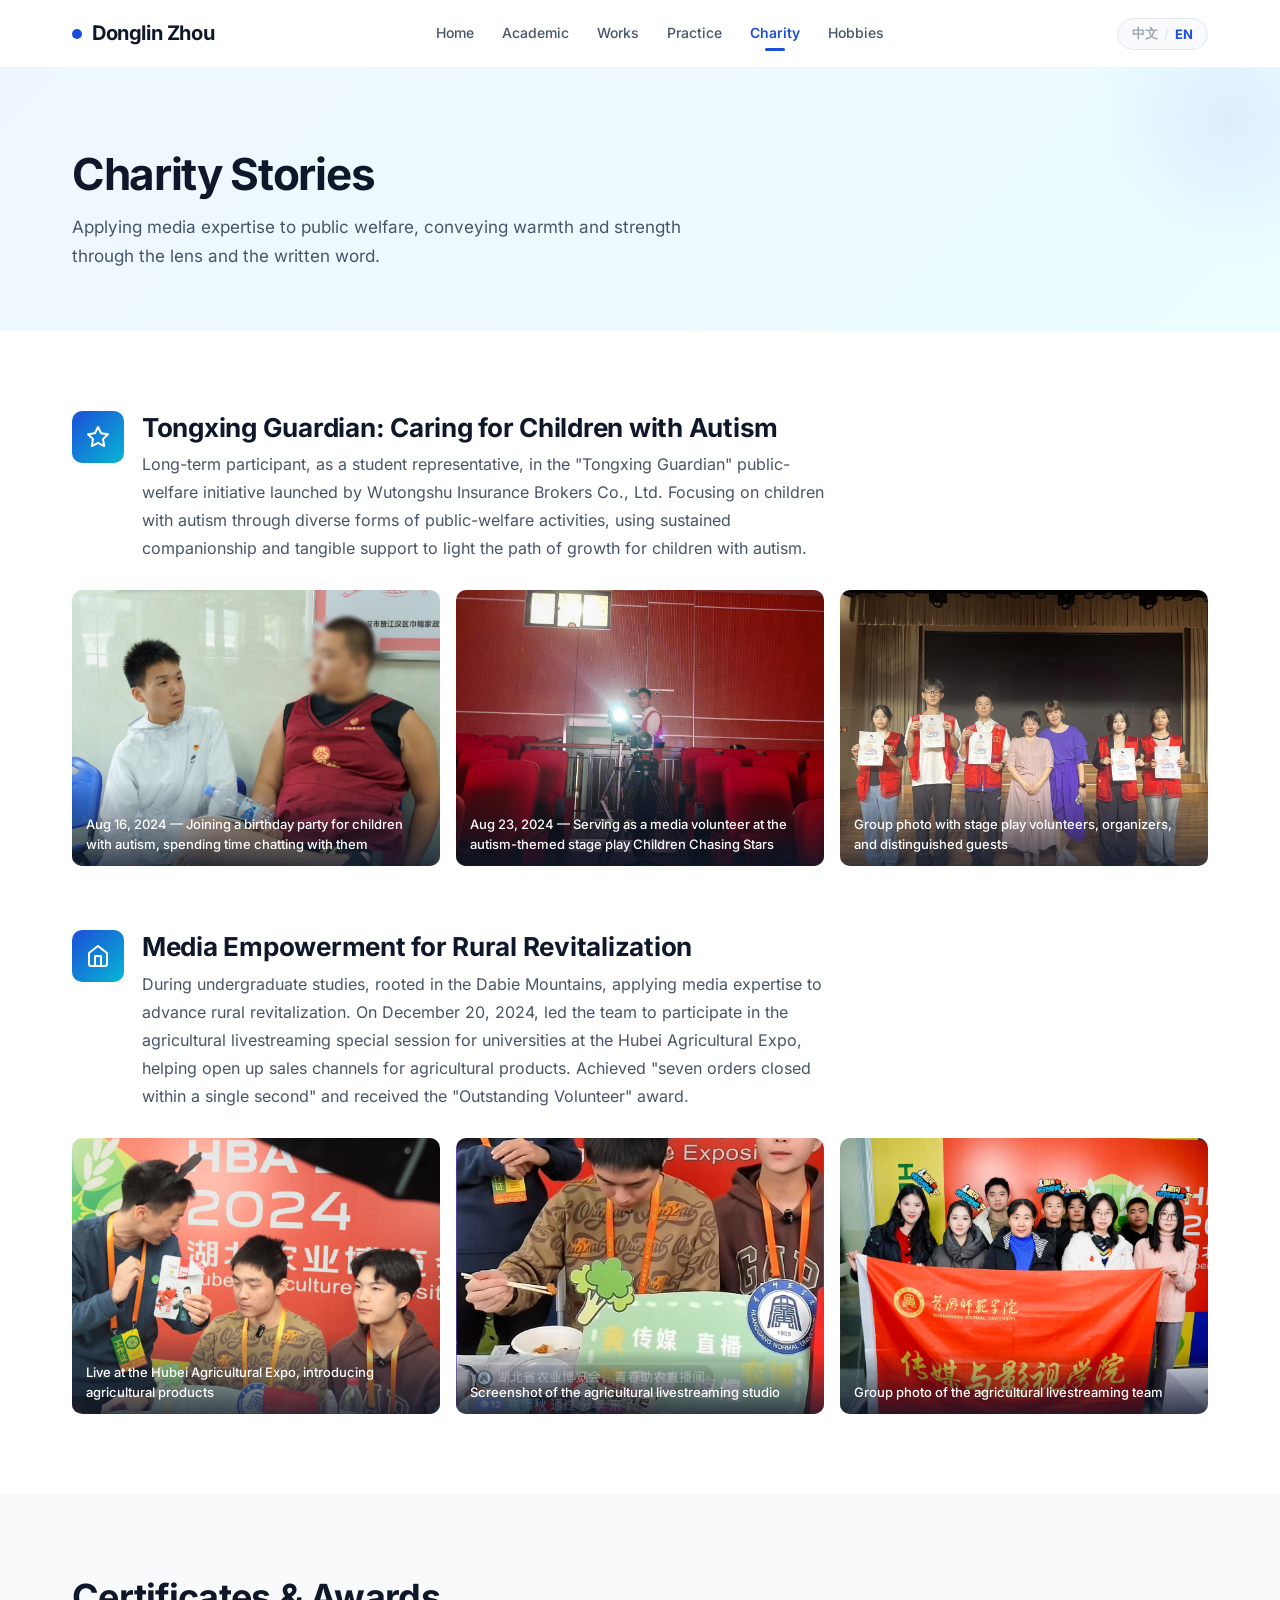
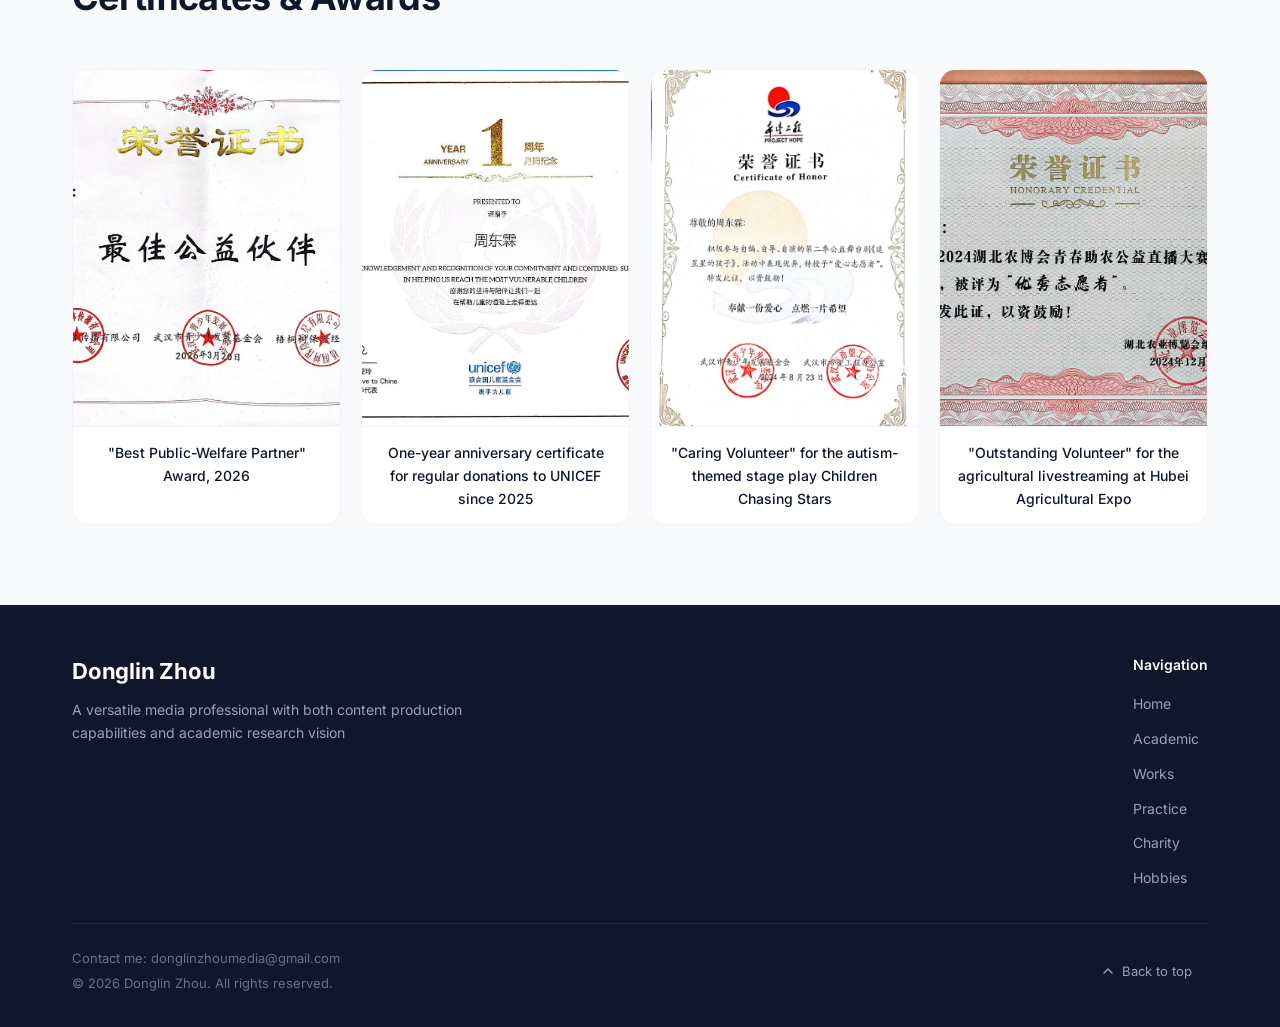
<file: welfare/index.html>
<!DOCTYPE html>
<html lang="zh-CN" data-i18n-title="welfare.title" data-i18n-desc="welfare.metaDesc">
<head>
<meta charset="UTF-8">
  <meta name="viewport" content="width=device-width, initial-scale=1.0">
  <link rel="icon" href="data:image/svg+xml,%3Csvg%20xmlns%3D%27http%3A%2F%2Fwww.w3.org%2F2000%2Fsvg%27%20viewBox%3D%270%200%2064%2064%27%3E%3Crect%20width%3D%2764%27%20height%3D%2764%27%20rx%3D%2714%27%20fill%3D%27%231D4ED8%27%2F%3E%3Ctext%20x%3D%2732%27%20y%3D%2744%27%20font-family%3D%27Arial%2CHelvetica%2Csans-serif%27%20font-size%3D%2736%27%20font-weight%3D%27700%27%20fill%3D%27%23FFFFFF%27%20text-anchor%3D%27middle%27%3EZ%3C%2Ftext%3E%3C%2Fsvg%3E">
  <meta name="theme-color" content="#1D4ED8">
  <meta name="creative-medium" content="other">
  <meta name="description" content="周东霖 - 公益实践">
  <title>公益 | 周东霖</title>
  <link rel="stylesheet" href="../src/fonts/inter.css?v=20261015">
  <link rel="stylesheet" href="../src/styles.css?v=20261015">
    <script src="../src/i18n.js?v=20261015"></script>
  </head>
<body>

    <div class="page-wrapper">
      
<nav class="nav">
  <div class="nav-inner">
    <a href="../index.html" class="nav-logo">
      <span class="nav-logo-dot"></span>
      <span data-i18n="home.heroName">周东霖</span>
    </a>
    <ul class="nav-links">
      <li><a href="../index.html" class="nav-link" data-i18n="nav.home">首页</a></li><li><a href="../academic/index.html" class="nav-link" data-i18n="nav.academic">学术</a></li><li><a href="../publications/index.html" class="nav-link" data-i18n="nav.publications">作品</a></li><li><a href="../practice/index.html" class="nav-link" data-i18n="nav.practice">实践</a></li><li><a href="../welfare/index.html" class="nav-link active" data-i18n="nav.welfare">公益</a></li><li><a href="../hobbies/index.html" class="nav-link" data-i18n="nav.hobbies">爱好</a></li>
    </ul>
    <div style="display:flex;align-items:center">
      <button class="lang-toggle desktop-only" data-lang-toggle aria-label="切换语言">
        <span class="seg seg-zh">中文</span><span class="sep">/</span><span class="seg seg-en">EN</span>
      </button>
      <button class="nav-hamburger" id="navHamburger" aria-label="菜单">
        <span></span><span></span><span></span>
      </button>
    </div>
  </div>
</nav>
<div class="mobile-menu" id="mobileMenu">
  <a href="../index.html" class="mobile-menu-link" data-i18n="nav.home">首页</a><a href="../academic/index.html" class="mobile-menu-link" data-i18n="nav.academic">学术</a><a href="../publications/index.html" class="mobile-menu-link" data-i18n="nav.publications">作品</a><a href="../practice/index.html" class="mobile-menu-link" data-i18n="nav.practice">实践</a><a href="../index.html" class="mobile-menu-link active" data-i18n="nav.welfare">公益</a><a href="../hobbies/index.html" class="mobile-menu-link" data-i18n="nav.hobbies">爱好</a>
  <div class="mobile-menu-lang">
    <button class="lang-toggle" data-lang-toggle aria-label="切换语言">
      <span class="seg seg-zh">中文</span><span class="sep">/</span><span class="seg seg-en">EN</span>
    </button>
  </div>
</div>
      <main class="page-main">
        <div class="page-fade-in">
          <section class="welfare-hero">
            <div class="container">
              <h1 class="page-hero-title" data-i18n="welfare.heroTitle">公益事迹</h1>
              <p class="page-hero-desc" data-i18n="welfare.heroDesc">运用传媒专业能力投身公益，用镜头和笔触传递温暖与力量</p>
            </div>
          </section>

          <section class="page-section">
            <div class="container">
              
              <div class="story-section">
                <div class="story-header">
                  <div class="story-icon"><svg width="24" height="24" viewBox="0 0 24 24" fill="none" stroke="currentColor" stroke-width="2" stroke-linecap="round" stroke-linejoin="round"><polygon points="12 2 15.09 8.26 22 9.27 17 14.14 18.18 21.02 12 17.77 5.82 21.02 7 14.14 2 9.27 8.91 8.26 12 2"></polygon></svg></div>
                  <div>
                    <h2 class="story-title" data-i18n="welfare.story1.title">"桐星守护"关爱孤独症儿童公益行动</h2>
                    <p class="story-desc" data-i18n="welfare.story1.desc">作为大学生代表长期参与由梧桐树保险经纪有限公司发起的"桐星守护"公益行动，聚焦孤独症儿童群体开展形式多样的公益活动，用持续的陪伴与切实的帮扶，为患有孤独症的孩子们照亮成长之路</p>
                  </div>
                </div>
                <div class="story-gallery"><a class="story-gallery-item" href="https://mp.weixin.qq.com/s/qBnG2pOH2RebJSwBgAbs0w" target="_blank" rel="noopener noreferrer">
              <img decoding="async" src="../assets/images/xVt5MCJjGm.jpg" alt="" data-i18n-attr="alt:welfare.story1.item1" loading="lazy">
              <div class="story-gallery-caption" data-i18n="welfare.story1.item1">2024.08.16 参加孤独症儿童生日会，陪伴孤独症儿童聊天</div></a><a class="story-gallery-item" href="https://news.hubeidaily.net/pc/c_3040034.html" target="_blank" rel="noopener noreferrer">
              <img decoding="async" src="../assets/images/b2CypsdMO5.jpg" alt="" data-i18n-attr="alt:welfare.story1.item2" loading="lazy">
              <div class="story-gallery-caption" data-i18n="welfare.story1.item2">2024.08.23 作为媒体志愿者参加孤独症儿童主题舞台剧《追星星的孩子》</div></a><a class="story-gallery-item" href="https://news.hubeidaily.net/pc/c_3040034.html" target="_blank" rel="noopener noreferrer">
              <img decoding="async" src="../assets/images/hPtVCawyk0.jpg" alt="" data-i18n-attr="alt:welfare.story1.item3" loading="lazy">
              <div class="story-gallery-caption" data-i18n="welfare.story1.item3">与舞台剧志愿者、主办方及嘉宾合影</div></a>
                </div>
              </div>
              <div class="story-section">
                <div class="story-header">
                  <div class="story-icon"><svg width="24" height="24" viewBox="0 0 24 24" fill="none" stroke="currentColor" stroke-width="2" stroke-linecap="round" stroke-linejoin="round"><path d="M3 9l9-7 9 7v11a2 2 0 0 1-2 2H5a2 2 0 0 1-2-2z"></path><polyline points="9 22 9 12 15 12 15 22"></polyline></svg></div>
                  <div>
                    <h2 class="story-title" data-i18n="welfare.story2.title">媒体赋能、助力乡村振兴</h2>
                    <p class="story-desc" data-i18n="welfare.story2.desc">本科期间扎根大别山，运用媒体专业知识助力乡村振兴。2024年12月20日，带领团队参加湖北农业博览会助农直播高校专场，借直播为农产品打开销路，创造"一秒成交 7 单"的成绩，获"优秀志愿者"称号</p>
                  </div>
                </div>
                <div class="story-gallery"><div class="story-gallery-item" style="cursor:default">
              <img decoding="async" src="../assets/images/VVmnAR9T4G.jpg" alt="" data-i18n-attr="alt:welfare.story2.item1" loading="lazy">
              <div class="story-gallery-caption" data-i18n="welfare.story2.item1">湖北农业博览会助农直播现场，介绍农产品</div></div><div class="story-gallery-item" style="cursor:default">
              <img decoding="async" src="../assets/images/C8d7pPulv8.jpg" alt="" data-i18n-attr="alt:welfare.story2.item2" loading="lazy">
              <div class="story-gallery-caption" data-i18n="welfare.story2.item2">助农直播间截图</div></div><div class="story-gallery-item" style="cursor:default">
              <img decoding="async" src="../assets/images/rkU433aNeG.jpg" alt="" data-i18n-attr="alt:welfare.story2.item3" loading="lazy">
              <div class="story-gallery-caption" data-i18n="welfare.story2.item3">助农直播团队合影</div></div>
                </div>
              </div>
            </div>
          </section>

          <section class="page-section alt-bg">
            <div class="container">
              <div class="section-header">
                <h2 class="section-title" data-i18n="welfare.certsTitle">公益证书与奖项</h2>
              </div>
              <div class="certificates-grid">
                <div class="certificate-card">
                  <div class="certificate-image">
                    <img decoding="async" src="../assets/images/JPj6l8FMLb.jpg" alt="" data-i18n-attr="alt:welfare.cert1" loading="lazy">
                  </div>
                  <div class="certificate-label" data-i18n="welfare.cert1">2026年获"最佳公益伙伴"称号</div>
                </div>
                <div class="certificate-card">
                  <div class="certificate-image">
                    <img decoding="async" src="../assets/images/bjK4SJw67J.jpg" alt="" data-i18n-attr="alt:welfare.cert2" loading="lazy">
                  </div>
                  <div class="certificate-label" data-i18n="welfare.cert2">2025年起向联合国儿童基金会定期捐款，获一周年纪念证书</div>
                </div>
                <div class="certificate-card">
                  <div class="certificate-image">
                    <img decoding="async" src="../assets/images/2U5SBDK0Hw.jpg" alt="" data-i18n-attr="alt:welfare.cert3" loading="lazy">
                  </div>
                  <div class="certificate-label" data-i18n="welfare.cert3">获孤独症儿童主题舞台剧《追星星的孩子》"爱心志愿者"称号</div>
                </div>
                <div class="certificate-card">
                  <div class="certificate-image">
                    <img decoding="async" src="../assets/images/LsTLMUriGB.jpg" alt="" data-i18n-attr="alt:welfare.cert4" loading="lazy">
                  </div>
                  <div class="certificate-label" data-i18n="welfare.cert4">获湖北农业博览会助农直播"优秀志愿者"称号</div>
                </div>
              </div>
            </div>
          </section>
        </div>
      </main>
      
<footer class="footer">
  <div class="footer-inner">
    <div class="footer-top">
      <div class="footer-brand">
        <div class="footer-name" data-i18n="home.heroName">周东霖</div>
        <div class="footer-role" data-i18n="footer.role">兼具内容生产能力与学术研究视野的复合型传媒人</div>
      </div>
      <div class="footer-links-col">
        <h4 data-i18n="nav.footerNav">导航</h4>
        <ul class="footer-nav-list"><li><a href="../index.html" class="footer-nav-link" data-i18n="nav.home">首页</a></li><li><a href="../academic/index.html" class="footer-nav-link" data-i18n="nav.academic">学术</a></li><li><a href="../publications/index.html" class="footer-nav-link" data-i18n="nav.publications">作品</a></li><li><a href="../practice/index.html" class="footer-nav-link" data-i18n="nav.practice">实践</a></li><li><a href="../welfare/index.html" class="footer-nav-link" data-i18n="nav.welfare">公益</a></li><li><a href="../hobbies/index.html" class="footer-nav-link" data-i18n="nav.hobbies">爱好</a></li></ul>
      </div>
    </div>
    <div class="footer-bottom">
      <div class="footer-bottom-text">
        <div><span data-i18n="footer.contact">联系我：</span>donglinzhoumedia@gmail.com</div>
        <div data-i18n="footer.copyright">© 2026 周东霖. 保留所有权利.</div>
      </div>
      <span class="back-to-top" id="backToTop"><svg width="16" height="16" viewBox="0 0 24 24" fill="none" stroke="currentColor" stroke-width="2" stroke-linecap="round" stroke-linejoin="round"><polyline points="18 15 12 9 6 15"></polyline></svg><span data-i18n="nav.backToTop">回到顶部</span></span>
    </div>
  </div>
</footer>
    </div>
    <script src="../src/site.js?v=20261015"></script>
</body>
</html>
</file>
<file: src/fonts/inter.css>
/* cyrillic-ext */
@font-face {
  font-display: swap;
  font-family: 'Inter';
  font-style: normal;
  font-weight: 400;
  src: url(inter-01.woff2) format('woff2');
  unicode-range: U+0460-052F, U+1C80-1C8A, U+20B4, U+2DE0-2DFF, U+A640-A69F, U+FE2E-FE2F;
}
/* cyrillic */
@font-face {
  font-display: swap;
  font-family: 'Inter';
  font-style: normal;
  font-weight: 400;
  src: url(inter-02.woff2) format('woff2');
  unicode-range: U+0301, U+0400-045F, U+0490-0491, U+04B0-04B1, U+2116;
}
/* greek-ext */
@font-face {
  font-display: swap;
  font-family: 'Inter';
  font-style: normal;
  font-weight: 400;
  src: url(inter-03.woff2) format('woff2');
  unicode-range: U+1F00-1FFF;
}
/* greek */
@font-face {
  font-display: swap;
  font-family: 'Inter';
  font-style: normal;
  font-weight: 400;
  src: url(inter-04.woff2) format('woff2');
  unicode-range: U+0370-0377, U+037A-037F, U+0384-038A, U+038C, U+038E-03A1, U+03A3-03FF;
}
/* vietnamese */
@font-face {
  font-display: swap;
  font-family: 'Inter';
  font-style: normal;
  font-weight: 400;
  src: url(inter-05.woff2) format('woff2');
  unicode-range: U+0102-0103, U+0110-0111, U+0128-0129, U+0168-0169, U+01A0-01A1, U+01AF-01B0, U+0300-0301, U+0303-0304, U+0308-0309, U+0323, U+0329, U+1EA0-1EF9, U+20AB;
}
/* latin-ext */
@font-face {
  font-display: swap;
  font-family: 'Inter';
  font-style: normal;
  font-weight: 400;
  src: url(inter-06.woff2) format('woff2');
  unicode-range: U+0100-02BA, U+02BD-02C5, U+02C7-02CC, U+02CE-02D7, U+02DD-02FF, U+0304, U+0308, U+0329, U+1D00-1DBF, U+1E00-1E9F, U+1EF2-1EFF, U+2020, U+20A0-20AB, U+20AD-20C0, U+2113, U+2C60-2C7F, U+A720-A7FF;
}
/* latin */
@font-face {
  font-display: swap;
  font-family: 'Inter';
  font-style: normal;
  font-weight: 400;
  src: url(inter-07.woff2) format('woff2');
  unicode-range: U+0000-00FF, U+0131, U+0152-0153, U+02BB-02BC, U+02C6, U+02DA, U+02DC, U+0304, U+0308, U+0329, U+2000-206F, U+20AC, U+2122, U+2191, U+2193, U+2212, U+2215, U+FEFF, U+FFFD;
}
/* cyrillic-ext */
@font-face {
  font-display: swap;
  font-family: 'Inter';
  font-style: normal;
  font-weight: 500;
  src: url(inter-01.woff2) format('woff2');
  unicode-range: U+0460-052F, U+1C80-1C8A, U+20B4, U+2DE0-2DFF, U+A640-A69F, U+FE2E-FE2F;
}
/* cyrillic */
@font-face {
  font-display: swap;
  font-family: 'Inter';
  font-style: normal;
  font-weight: 500;
  src: url(inter-02.woff2) format('woff2');
  unicode-range: U+0301, U+0400-045F, U+0490-0491, U+04B0-04B1, U+2116;
}
/* greek-ext */
@font-face {
  font-display: swap;
  font-family: 'Inter';
  font-style: normal;
  font-weight: 500;
  src: url(inter-03.woff2) format('woff2');
  unicode-range: U+1F00-1FFF;
}
/* greek */
@font-face {
  font-display: swap;
  font-family: 'Inter';
  font-style: normal;
  font-weight: 500;
  src: url(inter-04.woff2) format('woff2');
  unicode-range: U+0370-0377, U+037A-037F, U+0384-038A, U+038C, U+038E-03A1, U+03A3-03FF;
}
/* vietnamese */
@font-face {
  font-display: swap;
  font-family: 'Inter';
  font-style: normal;
  font-weight: 500;
  src: url(inter-05.woff2) format('woff2');
  unicode-range: U+0102-0103, U+0110-0111, U+0128-0129, U+0168-0169, U+01A0-01A1, U+01AF-01B0, U+0300-0301, U+0303-0304, U+0308-0309, U+0323, U+0329, U+1EA0-1EF9, U+20AB;
}
/* latin-ext */
@font-face {
  font-display: swap;
  font-family: 'Inter';
  font-style: normal;
  font-weight: 500;
  src: url(inter-06.woff2) format('woff2');
  unicode-range: U+0100-02BA, U+02BD-02C5, U+02C7-02CC, U+02CE-02D7, U+02DD-02FF, U+0304, U+0308, U+0329, U+1D00-1DBF, U+1E00-1E9F, U+1EF2-1EFF, U+2020, U+20A0-20AB, U+20AD-20C0, U+2113, U+2C60-2C7F, U+A720-A7FF;
}
/* latin */
@font-face {
  font-display: swap;
  font-family: 'Inter';
  font-style: normal;
  font-weight: 500;
  src: url(inter-07.woff2) format('woff2');
  unicode-range: U+0000-00FF, U+0131, U+0152-0153, U+02BB-02BC, U+02C6, U+02DA, U+02DC, U+0304, U+0308, U+0329, U+2000-206F, U+20AC, U+2122, U+2191, U+2193, U+2212, U+2215, U+FEFF, U+FFFD;
}
/* cyrillic-ext */
@font-face {
  font-display: swap;
  font-family: 'Inter';
  font-style: normal;
  font-weight: 600;
  src: url(inter-01.woff2) format('woff2');
  unicode-range: U+0460-052F, U+1C80-1C8A, U+20B4, U+2DE0-2DFF, U+A640-A69F, U+FE2E-FE2F;
}
/* cyrillic */
@font-face {
  font-display: swap;
  font-family: 'Inter';
  font-style: normal;
  font-weight: 600;
  src: url(inter-02.woff2) format('woff2');
  unicode-range: U+0301, U+0400-045F, U+0490-0491, U+04B0-04B1, U+2116;
}
/* greek-ext */
@font-face {
  font-display: swap;
  font-family: 'Inter';
  font-style: normal;
  font-weight: 600;
  src: url(inter-03.woff2) format('woff2');
  unicode-range: U+1F00-1FFF;
}
/* greek */
@font-face {
  font-display: swap;
  font-family: 'Inter';
  font-style: normal;
  font-weight: 600;
  src: url(inter-04.woff2) format('woff2');
  unicode-range: U+0370-0377, U+037A-037F, U+0384-038A, U+038C, U+038E-03A1, U+03A3-03FF;
}
/* vietnamese */
@font-face {
  font-display: swap;
  font-family: 'Inter';
  font-style: normal;
  font-weight: 600;
  src: url(inter-05.woff2) format('woff2');
  unicode-range: U+0102-0103, U+0110-0111, U+0128-0129, U+0168-0169, U+01A0-01A1, U+01AF-01B0, U+0300-0301, U+0303-0304, U+0308-0309, U+0323, U+0329, U+1EA0-1EF9, U+20AB;
}
/* latin-ext */
@font-face {
  font-display: swap;
  font-family: 'Inter';
  font-style: normal;
  font-weight: 600;
  src: url(inter-06.woff2) format('woff2');
  unicode-range: U+0100-02BA, U+02BD-02C5, U+02C7-02CC, U+02CE-02D7, U+02DD-02FF, U+0304, U+0308, U+0329, U+1D00-1DBF, U+1E00-1E9F, U+1EF2-1EFF, U+2020, U+20A0-20AB, U+20AD-20C0, U+2113, U+2C60-2C7F, U+A720-A7FF;
}
/* latin */
@font-face {
  font-display: swap;
  font-family: 'Inter';
  font-style: normal;
  font-weight: 600;
  src: url(inter-07.woff2) format('woff2');
  unicode-range: U+0000-00FF, U+0131, U+0152-0153, U+02BB-02BC, U+02C6, U+02DA, U+02DC, U+0304, U+0308, U+0329, U+2000-206F, U+20AC, U+2122, U+2191, U+2193, U+2212, U+2215, U+FEFF, U+FFFD;
}
/* cyrillic-ext */
@font-face {
  font-display: swap;
  font-family: 'Inter';
  font-style: normal;
  font-weight: 700;
  src: url(inter-01.woff2) format('woff2');
  unicode-range: U+0460-052F, U+1C80-1C8A, U+20B4, U+2DE0-2DFF, U+A640-A69F, U+FE2E-FE2F;
}
/* cyrillic */
@font-face {
  font-display: swap;
  font-family: 'Inter';
  font-style: normal;
  font-weight: 700;
  src: url(inter-02.woff2) format('woff2');
  unicode-range: U+0301, U+0400-045F, U+0490-0491, U+04B0-04B1, U+2116;
}
/* greek-ext */
@font-face {
  font-display: swap;
  font-family: 'Inter';
  font-style: normal;
  font-weight: 700;
  src: url(inter-03.woff2) format('woff2');
  unicode-range: U+1F00-1FFF;
}
/* greek */
@font-face {
  font-display: swap;
  font-family: 'Inter';
  font-style: normal;
  font-weight: 700;
  src: url(inter-04.woff2) format('woff2');
  unicode-range: U+0370-0377, U+037A-037F, U+0384-038A, U+038C, U+038E-03A1, U+03A3-03FF;
}
/* vietnamese */
@font-face {
  font-display: swap;
  font-family: 'Inter';
  font-style: normal;
  font-weight: 700;
  src: url(inter-05.woff2) format('woff2');
  unicode-range: U+0102-0103, U+0110-0111, U+0128-0129, U+0168-0169, U+01A0-01A1, U+01AF-01B0, U+0300-0301, U+0303-0304, U+0308-0309, U+0323, U+0329, U+1EA0-1EF9, U+20AB;
}
/* latin-ext */
@font-face {
  font-display: swap;
  font-family: 'Inter';
  font-style: normal;
  font-weight: 700;
  src: url(inter-06.woff2) format('woff2');
  unicode-range: U+0100-02BA, U+02BD-02C5, U+02C7-02CC, U+02CE-02D7, U+02DD-02FF, U+0304, U+0308, U+0329, U+1D00-1DBF, U+1E00-1E9F, U+1EF2-1EFF, U+2020, U+20A0-20AB, U+20AD-20C0, U+2113, U+2C60-2C7F, U+A720-A7FF;
}
/* latin */
@font-face {
  font-display: swap;
  font-family: 'Inter';
  font-style: normal;
  font-weight: 700;
  src: url(inter-07.woff2) format('woff2');
  unicode-range: U+0000-00FF, U+0131, U+0152-0153, U+02BB-02BC, U+02C6, U+02DA, U+02DC, U+0304, U+0308, U+0329, U+2000-206F, U+20AC, U+2122, U+2191, U+2193, U+2212, U+2215, U+FEFF, U+FFFD;
}
/* cyrillic-ext */
@font-face {
  font-display: swap;
  font-family: 'Inter';
  font-style: normal;
  font-weight: 800;
  src: url(inter-01.woff2) format('woff2');
  unicode-range: U+0460-052F, U+1C80-1C8A, U+20B4, U+2DE0-2DFF, U+A640-A69F, U+FE2E-FE2F;
}
/* cyrillic */
@font-face {
  font-display: swap;
  font-family: 'Inter';
  font-style: normal;
  font-weight: 800;
  src: url(inter-02.woff2) format('woff2');
  unicode-range: U+0301, U+0400-045F, U+0490-0491, U+04B0-04B1, U+2116;
}
/* greek-ext */
@font-face {
  font-display: swap;
  font-family: 'Inter';
  font-style: normal;
  font-weight: 800;
  src: url(inter-03.woff2) format('woff2');
  unicode-range: U+1F00-1FFF;
}
/* greek */
@font-face {
  font-display: swap;
  font-family: 'Inter';
  font-style: normal;
  font-weight: 800;
  src: url(inter-04.woff2) format('woff2');
  unicode-range: U+0370-0377, U+037A-037F, U+0384-038A, U+038C, U+038E-03A1, U+03A3-03FF;
}
/* vietnamese */
@font-face {
  font-display: swap;
  font-family: 'Inter';
  font-style: normal;
  font-weight: 800;
  src: url(inter-05.woff2) format('woff2');
  unicode-range: U+0102-0103, U+0110-0111, U+0128-0129, U+0168-0169, U+01A0-01A1, U+01AF-01B0, U+0300-0301, U+0303-0304, U+0308-0309, U+0323, U+0329, U+1EA0-1EF9, U+20AB;
}
/* latin-ext */
@font-face {
  font-display: swap;
  font-family: 'Inter';
  font-style: normal;
  font-weight: 800;
  src: url(inter-06.woff2) format('woff2');
  unicode-range: U+0100-02BA, U+02BD-02C5, U+02C7-02CC, U+02CE-02D7, U+02DD-02FF, U+0304, U+0308, U+0329, U+1D00-1DBF, U+1E00-1E9F, U+1EF2-1EFF, U+2020, U+20A0-20AB, U+20AD-20C0, U+2113, U+2C60-2C7F, U+A720-A7FF;
}
/* latin */
@font-face {
  font-display: swap;
  font-family: 'Inter';
  font-style: normal;
  font-weight: 800;
  src: url(inter-07.woff2) format('woff2');
  unicode-range: U+0000-00FF, U+0131, U+0152-0153, U+02BB-02BC, U+02C6, U+02DA, U+02DC, U+0304, U+0308, U+0329, U+2000-206F, U+20AC, U+2122, U+2191, U+2193, U+2212, U+2215, U+FEFF, U+FFFD;
}
</file>
<file: src/styles.css>
/* ===== CSS Variables & Reset ===== */
:root {
  --color-text: #0F172A;
  --color-text-secondary: #475569;
  --color-text-tertiary: #64748B;
  --color-primary: #1D4ED8;
  --color-primary-light: #3B82F6;
  --color-primary-dark: #1E40AF;
  --color-accent-cyan: #06B6D4;
  --color-accent-amber: #F59E0B;
  --color-bg: #FFFFFF;
  --color-bg-soft: #F8FAFC;
  --color-bg-slate: #F1F5F9;
  --color-border: #E2E8F0;
  --color-border-light: #F1F5F9;
  --shadow-sm: 0 1px 2px rgba(15, 23, 42, 0.04);
  --shadow-md: 0 4px 12px rgba(15, 23, 42, 0.06);
  --shadow-lg: 0 12px 32px rgba(15, 23, 42, 0.08);
  --shadow-hover: 0 16px 40px rgba(29, 78, 216, 0.12);
  --radius-sm: 6px;
  --radius-md: 10px;
  --radius-lg: 16px;
  --radius-xl: 20px;
  --nav-height: 68px;
  --container-max: 1200px;
  --font-sans: "Inter", -apple-system, BlinkMacSystemFont, "Segoe UI", "PingFang SC", "Hiragino Sans GB", "Microsoft YaHei", "Source Han Sans CN", "Noto Sans CJK SC", sans-serif;
  --font-display: "Inter", -apple-system, BlinkMacSystemFont, "PingFang SC", "Microsoft YaHei", sans-serif;
  --transition-base: 0.25s cubic-bezier(0.4, 0, 0.2, 1);
  --transition-slow: 0.4s cubic-bezier(0.4, 0, 0.2, 1);
}

* {
  margin: 0;
  padding: 0;
  box-sizing: border-box;
}

html {
  scroll-behavior: smooth;
}

body {
  font-family: var(--font-sans);
  color: var(--color-text);
  background: var(--color-bg);
  line-height: 1.7;
  font-size: 16px;
  -webkit-font-smoothing: antialiased;
  -moz-osx-font-smoothing: grayscale;
}

img {
  max-width: 100%;
  height: auto;
  display: block;
}

a {
  color: var(--color-primary);
  text-decoration: none;
  transition: color var(--transition-base);
}

a:hover {
  color: var(--color-primary-dark);
}

button {
  font-family: inherit;
  cursor: pointer;
  border: none;
  background: none;
}

/* ===== Layout ===== */
.container {
  max-width: var(--container-max);
  margin: 0 auto;
  padding: 0 32px;
}

.page-wrapper {
  padding-top: var(--nav-height);
  min-height: 100vh;
  display: flex;
  flex-direction: column;
}

.page-main {
  flex: 1;
}

/* ===== Page Fade In ===== */
.page-fade-in {
  animation: fadeInUp 0.5s cubic-bezier(0.4, 0, 0.2, 1);
}

@keyframes fadeInUp {
  from {
    opacity: 0;
    transform: translateY(12px);
  }
  to {
    opacity: 1;
    transform: translateY(0);
  }
}

/* ===== Navigation ===== */
.nav {
  position: fixed;
  top: 0;
  left: 0;
  right: 0;
  height: var(--nav-height);
  background: rgba(255, 255, 255, 0.85);
  backdrop-filter: saturate(180%) blur(16px);
  -webkit-backdrop-filter: saturate(180%) blur(16px);
  border-bottom: 1px solid var(--color-border-light);
  z-index: 1000;
  transition: box-shadow var(--transition-base);
}

.nav.scrolled {
  box-shadow: var(--shadow-md);
}

.nav-inner {
  max-width: var(--container-max);
  margin: 0 auto;
  padding: 0 32px;
  height: 100%;
  display: flex;
  align-items: center;
  justify-content: space-between;
}

.nav-logo {
  font-size: 20px;
  font-weight: 700;
  color: var(--color-text);
  letter-spacing: -0.02em;
  display: flex;
  align-items: center;
  gap: 10px;
}

.nav-logo-dot {
  width: 10px;
  height: 10px;
  background: var(--color-primary);
  border-radius: 50%;
}

.nav-links {
  display: flex;
  align-items: center;
  gap: 4px;
  list-style: none;
}

.nav-link {
  padding: 8px 16px;
  font-size: 15px;
  font-weight: 500;
  color: var(--color-text-secondary);
  border-radius: var(--radius-sm);
  transition: all var(--transition-base);
  cursor: pointer;
  position: relative;
}

.nav-link:hover {
  color: var(--color-primary);
  background: var(--color-bg-soft);
}

.nav-link.active {
  color: var(--color-primary);
  font-weight: 600;
}

.nav-link.active::after {
  content: '';
  position: absolute;
  bottom: -2px;
  left: 50%;
  transform: translateX(-50%);
  width: 20px;
  height: 3px;
  background: var(--color-primary);
  border-radius: 2px;
}

.nav-hamburger {
  display: none;
  flex-direction: column;
  justify-content: center;
  align-items: center;
  width: 40px;
  height: 40px;
  gap: 5px;
  border-radius: var(--radius-sm);
  transition: background var(--transition-base);
}

.nav-hamburger:hover {
    background: var(--color-bg-soft);
  }

  /* 语言切换按钮（桌面端，导航栏内） */
  .lang-toggle {
    display: inline-flex;
    align-items: center;
    padding: 6px 14px;
    font-size: 13px;
    font-weight: 600;
    color: var(--color-text-secondary);
    background: var(--color-bg-soft);
    border: 1px solid var(--color-border);
    border-radius: 999px;
    transition: all var(--transition-base);
    margin-left: 12px;
    white-space: nowrap;
    user-select: none;
  }
  .lang-toggle:hover {
    color: var(--color-primary);
    border-color: var(--color-primary);
    background: var(--color-bg);
  }
  .lang-toggle .seg {
    transition: color var(--transition-base);
    opacity: 0.5;
  }
  .lang-toggle.active-zh .seg-zh,
  .lang-toggle.active-en .seg-en {
    color: var(--color-primary);
    opacity: 1;
    font-weight: 700;
  }
  .lang-toggle .sep {
    margin: 0 6px;
    color: var(--color-border);
    opacity: 1;
  }

  /* 移动端菜单里的语言切换 */
  .mobile-menu-lang {
    padding: 14px 16px 6px;
    border-top: 1px solid var(--color-border-light);
    margin-top: 8px;
    display: flex;
    justify-content: center;
  }
  .mobile-menu-lang .lang-toggle {
    margin-left: 0;
    padding: 8px 18px;
    font-size: 14px;
  }

.nav-hamburger span {
  width: 22px;
  height: 2px;
  background: var(--color-text);
  border-radius: 1px;
  transition: all var(--transition-base);
}

.nav-hamburger.open span:nth-child(1) {
  transform: translateY(7px) rotate(45deg);
}

.nav-hamburger.open span:nth-child(2) {
  opacity: 0;
}

.nav-hamburger.open span:nth-child(3) {
  transform: translateY(-7px) rotate(-45deg);
}

.mobile-menu {
  display: none;
  position: fixed;
  top: var(--nav-height);
  left: 0;
  right: 0;
  background: var(--color-bg);
  border-bottom: 1px solid var(--color-border-light);
  padding: 16px;
  box-shadow: var(--shadow-lg);
  animation: slideDown 0.25s ease;
}

@keyframes slideDown {
  from {
    opacity: 0;
    transform: translateY(-10px);
  }
  to {
    opacity: 1;
    transform: translateY(0);
  }
}

.mobile-menu-link {
  display: block;
  padding: 14px 16px;
  font-size: 16px;
  font-weight: 500;
  color: var(--color-text-secondary);
  border-radius: var(--radius-sm);
  transition: all var(--transition-base);
}

.mobile-menu-link:hover,
.mobile-menu-link.active {
  color: var(--color-primary);
  background: var(--color-bg-soft);
  font-weight: 600;
}

/* ===== Buttons ===== */
.btn {
  display: inline-flex;
  align-items: center;
  justify-content: center;
  gap: 8px;
  padding: 12px 28px;
  font-size: 15px;
  font-weight: 600;
  border-radius: var(--radius-md);
  transition: all var(--transition-base);
  cursor: pointer;
  border: none;
  text-decoration: none;
  white-space: nowrap;
}

.btn-primary {
  background: var(--color-primary);
  color: white;
  box-shadow: 0 4px 12px rgba(29, 78, 216, 0.25);
}

.btn-primary:hover {
  background: var(--color-primary-dark);
  color: white;
  transform: translateY(-1px);
  box-shadow: 0 6px 20px rgba(29, 78, 216, 0.3);
}

.btn-outline {
  background: transparent;
  color: var(--color-primary);
  border: 1.5px solid var(--color-primary);
}

.btn-outline:hover {
  background: var(--color-primary);
  color: white;
}

.btn-ghost {
  background: var(--color-bg-soft);
  color: var(--color-text);
}

.btn-ghost:hover {
  background: var(--color-bg-slate);
}

.btn-sm {
  padding: 8px 18px;
  font-size: 14px;
}

/* ===== Section Title ===== */
.page-section {
  padding: 80px 0;
}

.page-section.alt-bg {
  background: var(--color-bg-soft);
}

.section-header {
  margin-bottom: 48px;
}

.section-eyebrow {
  font-size: 14px;
  font-weight: 600;
  color: var(--color-primary);
  text-transform: uppercase;
  letter-spacing: 0.08em;
  margin-bottom: 12px;
  display: inline-flex;
  align-items: center;
  gap: 8px;
}

.section-eyebrow::before {
  content: '';
  width: 24px;
  height: 2px;
  background: var(--color-primary);
  border-radius: 1px;
}

.section-title {
  font-size: 36px;
  font-weight: 700;
  color: var(--color-text);
  letter-spacing: -0.02em;
  line-height: 1.25;
}

.section-subtitle {
  font-size: 17px;
  color: var(--color-text-secondary);
  margin-top: 12px;
  max-width: 600px;
  line-height: 1.7;
}

/* ===== Cards ===== */
.card {
  background: var(--color-bg);
  border: 1px solid var(--color-border-light);
  border-radius: var(--radius-lg);
  overflow: hidden;
  transition: all var(--transition-slow);
  box-shadow: var(--shadow-sm);
}

.card:hover {
  transform: translateY(-4px);
  box-shadow: var(--shadow-hover);
  border-color: rgba(29, 78, 216, 0.15);
}

.card-image-wrap {
  position: relative;
  overflow: hidden;
  aspect-ratio: 16 / 10;
  background: var(--color-bg-slate);
}

.card-image {
  width: 100%;
  height: 100%;
  object-fit: cover;
  transition: transform 0.5s cubic-bezier(0.4, 0, 0.2, 1);
}

.card:hover .card-image {
  transform: scale(1.05);
}

.card-content {
  padding: 20px 22px 22px;
}

.card-tag {
  display: inline-block;
  padding: 3px 10px;
  font-size: 12px;
  font-weight: 600;
  border-radius: 20px;
  margin-bottom: 10px;
}

.card-tag-primary {
  background: rgba(29, 78, 216, 0.1);
  color: var(--color-primary);
}

.card-tag-amber {
  background: rgba(245, 158, 11, 0.12);
  color: #B45309;
}

.card-tag-cyan {
  background: rgba(6, 182, 212, 0.1);
  color: #0E7490;
}

.card-title {
  font-size: 17px;
  font-weight: 600;
  color: var(--color-text);
  line-height: 1.45;
  margin-bottom: 8px;
  display: -webkit-box;
  -webkit-line-clamp: 2;
  -webkit-box-orient: vertical;
  overflow: hidden;
}

.card-title-link {
  color: inherit;
  text-decoration: none;
}

.card-title-link:hover {
  color: var(--color-primary);
}

.card-meta {
  font-size: 13px;
  color: var(--color-text-tertiary);
  display: flex;
  align-items: center;
  gap: 6px;
  flex-wrap: wrap;
}

.card-desc {
  font-size: 14px;
  color: var(--color-text-secondary);
  line-height: 1.65;
  margin-top: 10px;
  display: -webkit-box;
  -webkit-line-clamp: 3;
  -webkit-box-orient: vertical;
  overflow: hidden;
}

/* ===== Hero Section (Home) ===== */
.hero {
  position: relative;
  min-height: calc(100vh - var(--nav-height));
  display: flex;
  align-items: center;
  overflow: hidden;
  background: var(--color-bg-soft);
}

.hero-bg {
  position: absolute;
  inset: 0;
  z-index: 0;
}

.hero-bg img {
  width: 100%;
  height: 100%;
  object-fit: cover;
  object-position: center 20%;
}

.hero-overlay {
  position: absolute;
  inset: 0;
  background: linear-gradient(
    135deg,
    rgba(15, 23, 42, 0.55) 0%,
    rgba(29, 78, 216, 0.35) 50%,
    rgba(6, 182, 212, 0.2) 100%
  );
}

.hero-content {
  position: relative;
  z-index: 1;
  max-width: var(--container-max);
  margin: 0 auto;
  padding: 100px 32px;
  color: white;
  width: 100%;
}

.hero-tag {
  display: inline-flex;
  align-items: center;
  gap: 8px;
  padding: 8px 18px;
  background: rgba(255, 255, 255, 0.15);
  backdrop-filter: blur(10px);
  border: 1px solid rgba(255, 255, 255, 0.2);
  border-radius: 100px;
  font-size: 14px;
  font-weight: 500;
  margin-bottom: 28px;
  letter-spacing: 0.02em;
}

.hero-tag-dot {
  width: 6px;
  height: 6px;
  background: var(--color-accent-amber);
  border-radius: 50%;
  animation: pulse 2s infinite;
}

@keyframes pulse {
  0%, 100% { opacity: 1; }
  50% { opacity: 0.4; }
}

.hero-name {
  font-size: clamp(42px, 6vw, 72px);
  font-weight: 800;
  letter-spacing: -0.03em;
  line-height: 1.1;
  margin-bottom: 20px;
}

.hero-tagline {
  font-size: clamp(18px, 2.2vw, 22px);
  font-weight: 400;
  line-height: 1.6;
  max-width: 600px;
  opacity: 0.92;
  margin-bottom: 40px;
}

.hero-identities {
  display: flex;
  flex-direction: column;
  gap: 10px;
  margin-bottom: 36px;
}

.hero-identity-item {
  display: flex;
  align-items: center;
  gap: 10px;
  color: rgba(255, 255, 255, 0.88);
  font-size: 15px;
  font-weight: 500;
  letter-spacing: 0.01em;
}

.hero-identity-item svg {
  flex-shrink: 0;
  color: var(--color-accent-cyan);
  opacity: 0.95;
}

.hero-buttons {
  display: flex;
  gap: 14px;
  flex-wrap: wrap;
}

.hero-buttons .btn-primary {
  background: white;
  color: var(--color-primary);
  box-shadow: 0 8px 24px rgba(0, 0, 0, 0.15);
}

.hero-buttons .btn-primary:hover {
  background: #F1F5F9;
  transform: translateY(-2px);
  box-shadow: 0 12px 32px rgba(0, 0, 0, 0.2);
}

.hero-buttons .btn-outline {
  color: white;
  border-color: rgba(255, 255, 255, 0.6);
}

.hero-buttons .btn-outline:hover {
  background: rgba(255, 255, 255, 0.15);
  border-color: white;
}

/* ===== Stats Section ===== */
.stats-grid {
  display: grid;
  grid-template-columns: repeat(4, 1fr);
  gap: 24px;
}

.stat-card {
  background: var(--color-bg);
  border: 1px solid var(--color-border-light);
  border-radius: var(--radius-lg);
  padding: 32px 28px;
  text-align: center;
  transition: all var(--transition-slow);
  position: relative;
  overflow: hidden;
}

.stats-grid a.stat-card {
  display: block;
  text-decoration: none;
  color: inherit;
  cursor: pointer;
}

.stat-card::before {
  content: '';
  position: absolute;
  top: 0;
  left: 0;
  right: 0;
  height: 3px;
  background: linear-gradient(90deg, var(--color-primary), var(--color-accent-cyan));
  transform: scaleX(0);
  transition: transform 0.4s ease;
  transform-origin: left;
}

.stat-card:hover::before {
  transform: scaleX(1);
}

.stat-card:hover {
  transform: translateY(-4px);
  box-shadow: var(--shadow-hover);
  border-color: rgba(29, 78, 216, 0.15);
}

.stat-number {
  font-size: 48px;
  font-weight: 800;
  color: var(--color-primary);
  letter-spacing: -0.02em;
  line-height: 1;
  margin-bottom: 10px;
  font-family: var(--font-display);
}

.stat-number sup {
  font-size: 24px;
  top: -0.6em;
}

.stat-label {
  font-size: 15px;
  color: var(--color-text-secondary);
  font-weight: 500;
}

/* ===== Titles / Badges ===== */
.badge-list {
  display: flex;
  flex-wrap: wrap;
  gap: 12px;
}

.badge-item {
  display: inline-flex;
  align-items: center;
  gap: 10px;
  padding: 14px 20px;
  background: var(--color-bg);
  border: 1px solid var(--color-border-light);
  border-radius: var(--radius-md);
  font-size: 14.5px;
  color: var(--color-text);
  transition: all var(--transition-base);
}

.badge-item:hover {
  border-color: var(--color-primary);
  background: var(--color-bg-soft);
}

.badge-icon {
  width: 28px;
  height: 28px;
  background: rgba(29, 78, 216, 0.1);
  border-radius: 8px;
  display: flex;
  align-items: center;
  justify-content: center;
  color: var(--color-primary);
  font-size: 14px;
  flex-shrink: 0;
}

/* ===== Photo Wall ===== */
.photo-grid {
  display: grid;
  grid-template-columns: repeat(5, 1fr);
  gap: 16px;
}

.photo-item {
  position: relative;
  overflow: hidden;
  border-radius: var(--radius-md);
  cursor: pointer;
  aspect-ratio: 3 / 4;
  background: var(--color-bg-slate);
  display: block;
}

.photo-item.no-link {
  cursor: default;
}

.photo-item img {
  width: 100%;
  height: 100%;
  object-fit: cover;
  transition: transform 0.5s cubic-bezier(0.4, 0, 0.2, 1);
}

.photo-item:hover img {
  transform: scale(1.08);
}

.photo-caption {
  position: absolute;
  bottom: 0;
  left: 0;
  right: 0;
  padding: 40px 16px 14px;
  background: linear-gradient(to top, rgba(15, 23, 42, 0.85), transparent);
  color: white;
  font-size: 13px;
  line-height: 1.5;
  font-weight: 500;
  opacity: 0.95;
  transition: opacity var(--transition-base);
}

/* ===== About / Background Info ===== */
.about-grid {
  display: grid;
  grid-template-columns: 1fr 1fr;
  gap: 48px;
  align-items: start;
}

.info-block {
  margin-bottom: 28px;
}

.info-label {
  font-size: 13px;
  font-weight: 600;
  color: var(--color-text-tertiary);
  text-transform: uppercase;
  letter-spacing: 0.06em;
  margin-bottom: 10px;
}

.info-value {
  font-size: 16px;
  color: var(--color-text);
  line-height: 1.7;
}

.info-tag-row {
  display: flex;
  flex-wrap: wrap;
  gap: 8px;
}

.info-tag {
  display: inline-flex;
  align-items: center;
  gap: 6px;
  padding: 6px 14px;
  background: var(--color-bg-soft);
  border: 1px solid var(--color-border-light);
  border-radius: 100px;
  font-size: 13.5px;
  color: var(--color-text-secondary);
  font-weight: 500;
}

.info-tag strong {
  color: var(--color-text);
  font-weight: 600;
}

/* ===== Tabs ===== */
.tabs {
  display: inline-flex;
  background: var(--color-bg-soft);
  padding: 4px;
  border-radius: var(--radius-md);
  gap: 2px;
  margin-bottom: 36px;
}

.tab-btn {
  padding: 10px 24px;
  font-size: 15px;
  font-weight: 500;
  color: var(--color-text-secondary);
  border-radius: 8px;
  transition: all var(--transition-base);
  cursor: pointer;
  background: transparent;
  border: none;
  white-space: nowrap;
}

.tab-btn:hover {
  color: var(--color-text);
}

.tab-btn.active {
  background: var(--color-bg);
  color: var(--color-primary);
  font-weight: 600;
  box-shadow: var(--shadow-sm);
}

/* 无 JS 时所有 tab 面板默认全部显示（渐进增强）*/
.tab-content {
  display: block;
  margin-bottom: 48px;
}

.tab-content:last-child {
  margin-bottom: 0;
}

/* 有 JS 时：仅 active 面板显示，其余隐藏 */
.js-tabs-on .tab-content {
  display: none;
  margin-bottom: 0;
}

.js-tabs-on .tab-content.active {
  display: block;
  animation: fadeInUp 0.35s ease;
}

/* ===== Paper / Thesis Cards ===== */
.papers-list {
  display: flex;
  flex-direction: column;
  gap: 20px;
}

.paper-card {
  background: var(--color-bg);
  border: 1px solid var(--color-border-light);
  border-radius: var(--radius-lg);
  padding: 28px 32px;
  transition: all var(--transition-base);
  display: flex;
  gap: 24px;
  align-items: flex-start;
}

.paper-card:hover {
  border-color: rgba(29, 78, 216, 0.2);
  box-shadow: var(--shadow-md);
}

.paper-card.featured {
  border-left: 4px solid var(--color-primary);
  background: linear-gradient(135deg, #FAFBFF 0%, var(--color-bg) 100%);
}

.paper-number {
  flex-shrink: 0;
  width: 40px;
  height: 40px;
  background: var(--color-bg-soft);
  border-radius: var(--radius-sm);
  display: flex;
  align-items: center;
  justify-content: center;
  font-size: 15px;
  font-weight: 700;
  color: var(--color-text-tertiary);
  font-family: var(--font-display);
}

.paper-card.featured .paper-number {
  background: var(--color-primary);
  color: white;
}

.paper-body {
  flex: 1;
  min-width: 0;
}

.paper-title {
  font-size: 18px;
  font-weight: 600;
  color: var(--color-text);
  line-height: 1.45;
  margin-bottom: 8px;
}

.paper-card.featured .paper-title {
  font-size: 19px;
}

.paper-journal {
  font-size: 14px;
  color: var(--color-text-secondary);
  margin-bottom: 8px;
  line-height: 1.6;
}

.paper-journal-en {
  color: var(--color-text-tertiary);
  font-style: italic;
}
body.lang-en .paper-journal-en { display: none; }

.paper-meta-row {
  display: flex;
  flex-wrap: wrap;
  gap: 8px;
  margin-bottom: 14px;
}

.paper-db-tag {
  font-size: 12px;
  padding: 3px 10px;
  background: var(--color-bg-soft);
  color: var(--color-text-tertiary);
  border-radius: 4px;
  font-weight: 500;
}

.paper-author-role {
  font-size: 13px;
  color: var(--color-accent-amber);
  font-weight: 600;
}
.paper-abstract {
  margin: 4px 0 12px;
  font-size: 13.5px;
  line-height: 1.75;
  color: var(--color-text-secondary);
}
.abstract-tag {
  display: inline-block;
  margin-right: 8px;
  padding: 1px 9px;
  border-radius: 6px;
  background: var(--color-bg-soft);
  color: var(--color-primary);
  font-size: 12px;
  font-weight: 600;
  vertical-align: 1px;
}


.paper-link {
  display: inline-flex;
  align-items: center;
  gap: 6px;
  font-size: 14px;
  font-weight: 500;
  color: var(--color-primary);
}

.paper-link:hover {
  color: var(--color-primary-dark);
}

.paper-link svg {
  transition: transform var(--transition-base);
}

.paper-link:hover svg {
  transform: translateX(2px);
}

/* ===== Project Cards ===== */
.projects-grid {
  display: grid;
  grid-template-columns: repeat(2, 1fr);
  gap: 24px;
}

.project-card {
  background: var(--color-bg);
  border: 1px solid var(--color-border-light);
  border-radius: var(--radius-lg);
  padding: 28px;
  transition: all var(--transition-base);
  display: flex;
  flex-direction: column;
  gap: 14px;
}

.project-card:hover {
  transform: translateY(-3px);
  box-shadow: var(--shadow-hover);
  border-color: rgba(29, 78, 216, 0.15);
}

.project-header {
  display: flex;
  justify-content: space-between;
  align-items: flex-start;
  gap: 12px;
}

.project-name {
  font-size: 18px;
  font-weight: 600;
  color: var(--color-text);
  line-height: 1.4;
}

.project-time {
  font-size: 13px;
  color: var(--color-text-tertiary);
  font-weight: 500;
  white-space: nowrap;
}

.project-role-badge {
  display: inline-flex;
  align-items: center;
  gap: 6px;
  font-size: 13px;
  font-weight: 600;
  color: var(--color-primary);
}

.project-level {
  font-size: 13.5px;
  color: var(--color-text-secondary);
}


.project-contrib { margin-top: 16px; }
.project-contrib-title {
  font-size: 13px; font-weight: 700; color: var(--color-text); margin-bottom: 9px;
}
.contrib-list { list-style: none; margin: 0; padding: 0; display: flex; flex-direction: column; gap: 8px; }
.contrib-list li {
  position: relative; padding-left: 17px; font-size: 13.5px; line-height: 1.72;
  color: var(--color-text-secondary);
}
.contrib-list li::before {
  content: ""; position: absolute; left: 2px; top: 9px; width: 5px; height: 5px;
  border-radius: 50%; background: var(--color-primary);
}
.project-results {
  font-size: 14px;
  color: var(--color-text-secondary);
  line-height: 1.7;
  border-top: 1px solid var(--color-border-light);
  padding-top: 14px;
}

.project-results strong {
  color: var(--color-text);
  font-weight: 600;
}

.project-special-link {
  display: inline-flex;
  align-items: center;
  gap: 8px;
  padding: 8px 16px;
  background: rgba(6, 182, 212, 0.1);
  color: #0E7490;
  border-radius: var(--radius-sm);
  font-size: 13.5px;
  font-weight: 600;
  transition: all var(--transition-base);
  border: 1px solid rgba(6, 182, 212, 0.2);
  margin-top: auto;
  align-self: flex-start;
}

.project-special-link:hover {
  background: rgba(6, 182, 212, 0.18);
  color: #0E7490;
}

/* ===== Project Gallery (Academic) ===== */
.gallery-masonry {
  columns: 2;
  column-gap: 26px;
}

.gallery-item {
  break-inside: avoid;
  margin-bottom: 26px;
  border-radius: var(--radius-lg);
  overflow: hidden;
  position: relative;
  background: var(--color-bg);
  border: 1px solid var(--color-border-light);
  box-shadow: 0 6px 18px rgba(15, 23, 42, 0.06);
  transition: transform 0.3s ease, box-shadow 0.3s ease;
}

.gallery-item:hover {
  transform: translateY(-4px);
  box-shadow: 0 18px 40px rgba(15, 23, 42, 0.13);
}

.gallery-item img {
  width: 100%;
  height: auto;
  display: block;
  cursor: zoom-in;
  transition: transform 0.45s ease;
}

.gallery-item:hover img {
  transform: scale(1.02);
}

.gallery-caption {
  position: static;
  padding: 14px 18px 16px;
  background: var(--color-bg);
  color: var(--color-text);
  font-size: 14.5px;
  line-height: 1.6;
  font-weight: 500;
  border-top: 1px solid var(--color-border-light);
}

/* ===== Publications (News Grid) ===== */
.news-grid {
  display: grid;
  grid-template-columns: repeat(3, 1fr);
  gap: 24px;
}

.news-card {
  background: var(--color-bg);
  border: 1px solid var(--color-border-light);
  border-radius: var(--radius-lg);
  overflow: hidden;
  transition: all var(--transition-slow);
  cursor: pointer;
  display: flex;
  flex-direction: column;
}

.news-card:hover {
  transform: translateY(-4px);
  box-shadow: var(--shadow-hover);
  border-color: rgba(29, 78, 216, 0.15);
}

.news-card-image {
  position: relative;
  overflow: hidden;
  aspect-ratio: 16 / 10;
  background: var(--color-bg-slate);
  flex-shrink: 0;
}

.news-card-image img {
  width: 100%;
  height: 100%;
  object-fit: cover;
  transition: transform 0.5s cubic-bezier(0.4, 0, 0.2, 1);
}

.news-card:hover .news-card-image img {
  transform: scale(1.06);
}

.news-card-body {
  padding: 18px 20px 20px;
  flex: 1;
  display: flex;
  flex-direction: column;
  gap: 10px;
}

.news-card-source {
  font-size: 12.5px;
  font-weight: 600;
  color: var(--color-primary);
  letter-spacing: 0.02em;
}

.news-card-title {
  font-size: 16px;
  font-weight: 600;
  color: var(--color-text);
  line-height: 1.5;
  display: -webkit-box;
  -webkit-line-clamp: 2;
  -webkit-box-orient: vertical;
  overflow: hidden;
}

.news-card-title-link {
  color: inherit;
}

.news-card-title-link:hover {
  color: var(--color-primary);
}

/* ===== Video Section ===== */
.video-grid {
  display: grid;
  grid-template-columns: repeat(3, 1fr);
  gap: 24px;
}

.video-card {
  background: var(--color-bg);
  border: 1px solid var(--color-border-light);
  border-radius: var(--radius-lg);
  overflow: hidden;
  transition: all var(--transition-slow);
  cursor: pointer;
  display: flex;
  flex-direction: column;
  position: relative;
}

.video-card:hover {
  transform: translateY(-4px);
  box-shadow: var(--shadow-hover);
  border-color: rgba(29, 78, 216, 0.15);
}

.video-card.featured {
  grid-column: span 2;
  grid-row: span 2;
}

.video-card-image {
  position: relative;
  overflow: hidden;
  aspect-ratio: 16 / 9;
  background: var(--color-bg-slate);
  flex-shrink: 0;
}

.video-card.featured .video-card-image {
  aspect-ratio: 16 / 9;
}

.video-card-image img {
  width: 100%;
  height: 100%;
  object-fit: cover;
  transition: transform 0.5s cubic-bezier(0.4, 0, 0.2, 1);
}

.video-card:hover .video-card-image img {
  transform: scale(1.06);
}

.video-play-btn {
  position: absolute;
  top: 50%;
  left: 50%;
  transform: translate(-50%, -50%);
  width: 56px;
  height: 56px;
  background: rgba(255, 255, 255, 0.95);
  border-radius: 50%;
  display: flex;
  align-items: center;
  justify-content: center;
  box-shadow: 0 4px 20px rgba(0, 0, 0, 0.2);
  transition: all var(--transition-base);
}

.video-card:hover .video-play-btn {
  background: var(--color-primary);
  transform: translate(-50%, -50%) scale(1.1);
}

.video-play-btn svg {
  margin-left: 3px;
  color: var(--color-text);
  transition: color var(--transition-base);
}

.video-card:hover .video-play-btn svg {
  color: white;
}

.video-featured-tag {
  position: absolute;
  top: 14px;
  left: 14px;
  padding: 5px 12px;
  background: var(--color-accent-amber);
  color: white;
  font-size: 12px;
  font-weight: 600;
  border-radius: 100px;
  z-index: 1;
  display: inline-flex;
  align-items: center;
  gap: 4px;
}

.video-card-body {
  padding: 18px 20px 20px;
  flex: 1;
  display: flex;
  flex-direction: column;
  gap: 8px;
}

.video-card-title {
  font-size: 16px;
  font-weight: 600;
  color: var(--color-text);
  line-height: 1.45;
}

.video-card.featured .video-card-title {
  font-size: 20px;
}

.video-card-desc {
  font-size: 14px;
  color: var(--color-text-secondary);
  line-height: 1.65;
}

.video-external-link {
  margin-top: auto;
  font-size: 13px;
  font-weight: 500;
  color: var(--color-text-tertiary);
  display: inline-flex;
  align-items: center;
  gap: 4px;
  padding-top: 8px;
}

.video-card:hover .video-external-link {
  color: var(--color-primary);
}

/* ===== Video Modal ===== */
.modal-overlay {
  position: fixed;
  inset: 0;
  background: rgba(15, 23, 42, 0.8);
  backdrop-filter: blur(4px);
  z-index: 2000;
  display: none;
  align-items: center;
  justify-content: center;
  padding: 20px;
  animation: fadeIn 0.2s ease;
}

.modal-overlay.open {
  display: flex;
}

@keyframes fadeIn {
  from { opacity: 0; }
  to { opacity: 1; }
}

.modal-content {
  background: var(--color-bg);
  border-radius: var(--radius-lg);
  overflow: hidden;
  max-width: 960px;
  width: 100%;
  max-height: 90vh;
  animation: modalPop 0.3s cubic-bezier(0.4, 0, 0.2, 1);
}

@keyframes modalPop {
  from {
    opacity: 0;
    transform: scale(0.95);
  }
  to {
    opacity: 1;
    transform: scale(1);
  }
}

.modal-header {
  display: flex;
  justify-content: space-between;
  align-items: center;
  padding: 18px 24px;
  border-bottom: 1px solid var(--color-border-light);
}

.modal-title {
  font-size: 17px;
  font-weight: 600;
  color: var(--color-text);
}

.modal-close {
  width: 36px;
  height: 36px;
  border-radius: 50%;
  display: flex;
  align-items: center;
  justify-content: center;
  transition: background var(--transition-base);
  color: var(--color-text-secondary);
}

.modal-close:hover {
  background: var(--color-bg-soft);
  color: var(--color-text);
}

.modal-video-wrap {
  position: relative;
  width: 100%;
  aspect-ratio: 16 / 9;
  background: #000;
}

.modal-video-wrap iframe {
  width: 100%;
  height: 100%;
  border: none;
}

.modal-footer {
  padding: 16px 24px;
  border-top: 1px solid var(--color-border-light);
  display: flex;
  justify-content: flex-end;
}

/* 无 JS 时视频卡片中的 noscript 链接 */
.video-noscript-link {
  display: none;
}

.no-js .video-noscript-link {
  display: block;
  padding: 8px 12px;
  background: var(--color-bg-soft);
  border-radius: var(--radius-sm);
  font-size: 14px;
  color: var(--color-primary);
  margin-top: 8px;
}

/* ===== Welfare Page ===== */
.welfare-hero {
  background: linear-gradient(135deg, #EFF6FF 0%, #ECFEFF 100%);
  padding: 80px 0 60px;
  position: relative;
  overflow: hidden;
}

.welfare-hero::before {
  content: '';
  position: absolute;
  top: -100px;
  right: -100px;
  width: 300px;
  height: 300px;
  background: radial-gradient(circle, rgba(29, 78, 216, 0.08) 0%, transparent 70%);
  border-radius: 50%;
}

.story-section {
  margin-bottom: 64px;
}

.story-section:last-child {
  margin-bottom: 0;
}

.story-header {
  display: flex;
  align-items: flex-start;
  gap: 18px;
  margin-bottom: 28px;
}

.story-icon {
  width: 52px;
  height: 52px;
  background: linear-gradient(135deg, var(--color-primary), var(--color-accent-cyan));
  border-radius: var(--radius-md);
  display: flex;
  align-items: center;
  justify-content: center;
  color: white;
  font-size: 22px;
  flex-shrink: 0;
}

.story-title {
  font-size: 26px;
  font-weight: 700;
  color: var(--color-text);
  margin-bottom: 6px;
  letter-spacing: -0.01em;
}

.story-desc {
  font-size: 16px;
  color: var(--color-text-secondary);
  line-height: 1.75;
  max-width: 700px;
}

.story-gallery {
  display: grid;
  grid-template-columns: repeat(3, 1fr);
  gap: 16px;
}

.story-gallery-item {
  position: relative;
  overflow: hidden;
  border-radius: var(--radius-md);
  aspect-ratio: 4 / 3;
  background: var(--color-bg-slate);
  cursor: pointer;
  display: block;
}

.story-gallery-item img {
  width: 100%;
  height: 100%;
  object-fit: cover;
  transition: transform 0.4s ease;
}

.story-gallery-item:hover img {
  transform: scale(1.06);
}

.story-gallery-caption {
  position: absolute;
  bottom: 0;
  left: 0;
  right: 0;
  padding: 32px 14px 12px;
  background: linear-gradient(to top, rgba(15, 23, 42, 0.8), transparent);
  color: white;
  font-size: 13px;
  font-weight: 500;
  line-height: 1.5;
}

.certificates-grid {
  display: grid;
  grid-template-columns: repeat(4, 1fr);
  gap: 20px;
}

.certificate-card {
  background: var(--color-bg);
  border: 1px solid var(--color-border-light);
  border-radius: var(--radius-lg);
  overflow: hidden;
  transition: all var(--transition-base);
}

.certificate-card:hover {
  transform: translateY(-3px);
  box-shadow: var(--shadow-hover);
}

.certificate-image {
  aspect-ratio: 3 / 4;
  overflow: hidden;
  background: var(--color-bg-slate);
}

.certificate-image img {
  width: 100%;
  height: 100%;
  object-fit: cover;
  transition: transform 0.4s ease;
}

.certificate-card:hover .certificate-image img {
  transform: scale(1.05);
}

.certificate-label {
  padding: 14px 16px;
  font-size: 14px;
  font-weight: 500;
  color: var(--color-text);
  text-align: center;
  border-top: 1px solid var(--color-border-light);
}

/* ===== Hobbies Page ===== */
.hobby-section {
  padding: 80px 0;
}

.hobby-section.music-bg {
  background: linear-gradient(135deg, #FFFBEB 0%, #FEF3C7 20%, #FFFFFF 60%);
}

.hobby-section.run-bg {
  background: linear-gradient(135deg, #F0FDF4 0%, #DCFCE7 20%, #FFFFFF 60%);
}

.hobby-header {
  display: flex;
  align-items: center;
  gap: 20px;
  margin-bottom: 36px;
}

.hobby-icon {
  width: 64px;
  height: 64px;
  border-radius: var(--radius-lg);
  display: flex;
  align-items: center;
  justify-content: center;
  font-size: 28px;
  color: white;
  flex-shrink: 0;
}

.hobby-icon.music {
  background: linear-gradient(135deg, #F59E0B, #D97706);
}

.hobby-icon.run {
  background: linear-gradient(135deg, #10B981, #059669);
}

.hobby-title {
  font-size: 32px;
  font-weight: 700;
  color: var(--color-text);
  letter-spacing: -0.02em;
  margin-bottom: 4px;
}

.hobby-subtitle {
  font-size: 16px;
  color: var(--color-text-secondary);
}

.hobby-content {
  display: grid;
  grid-template-columns: 1fr 1.2fr;
  gap: 48px;
  align-items: start;
}

.hobby-text p {
  font-size: 16px;
  color: var(--color-text-secondary);
  line-height: 1.85;
  margin-bottom: 16px;
}

.hobby-text p:last-child {
  margin-bottom: 0;
}

.hobby-text strong {
  color: var(--color-text);
  font-weight: 600;
}

.hobby-music-link {
  display: inline-flex;
  align-items: center;
  gap: 8px;
  margin-top: 20px;
  padding: 12px 24px;
  background: var(--color-accent-amber);
  color: white;
  border-radius: var(--radius-md);
  font-weight: 600;
  font-size: 15px;
  transition: all var(--transition-base);
}

.hobby-music-link:hover {
  background: #D97706;
  color: white;
  transform: translateY(-2px);
  box-shadow: 0 6px 20px rgba(245, 158, 11, 0.35);
}

.hobby-photos {
  display: grid;
  grid-template-columns: repeat(2, 1fr);
  gap: 14px;
}

.hobby-photo-item {
  position: relative;
  overflow: hidden;
  border-radius: var(--radius-md);
  aspect-ratio: 4 / 3;
  background: var(--color-bg-slate);
}

.hobby-photo-item.tall {
  grid-row: span 2;
  aspect-ratio: 4 / 5;
}

.hobby-photo-item img {
  width: 100%;
  height: 100%;
  object-fit: cover;
  object-position: center top;
  transition: transform 0.4s ease;
}

.hobby-photo-item:hover img {
  transform: scale(1.06);
}

.hobby-photo-caption {
  position: absolute;
  bottom: 0;
  left: 0;
  right: 0;
  padding: 28px 12px 10px;
  background: linear-gradient(to top, rgba(15, 23, 42, 0.75), transparent);
  color: white;
  font-size: 12.5px;
  font-weight: 500;
  line-height: 1.4;
}

/* ===== Footer ===== */
.footer {
  background: var(--color-text);
  color: #94A3B8;
  padding: 48px 0 32px;
  margin-top: auto;
}

.footer-inner {
  max-width: var(--container-max);
  margin: 0 auto;
  padding: 0 32px;
}

.footer-top {
  display: flex;
  justify-content: space-between;
  align-items: flex-start;
  padding-bottom: 32px;
  border-bottom: 1px solid rgba(255, 255, 255, 0.08);
}

.footer-brand {
  max-width: 400px;
}

.footer-name {
  font-size: 22px;
  font-weight: 700;
  color: white;
  margin-bottom: 8px;
  letter-spacing: -0.01em;
}

.footer-role {
  font-size: 14px;
  line-height: 1.7;
  color: #94A3B8;
}

.footer-links-col h4 {
  font-size: 14px;
  font-weight: 600;
  color: white;
  margin-bottom: 16px;
}

.footer-nav-list {
  list-style: none;
  display: flex;
  flex-direction: column;
  gap: 10px;
}

.footer-nav-link {
  font-size: 14px;
  color: #94A3B8;
  cursor: pointer;
  transition: color var(--transition-base);
}

.footer-nav-link:hover {
  color: white;
}

.footer-bottom {
  display: flex;
  justify-content: space-between;
  align-items: center;
  padding-top: 24px;
  font-size: 13px;
}

.footer-bottom-text {
  display: flex;
  flex-direction: column;
  gap: 4px;
  color: #64748B;
}

.back-to-top {
  display: inline-flex;
  align-items: center;
  gap: 6px;
  padding: 8px 16px;
  color: #94A3B8;
  font-size: 13px;
  cursor: pointer;
  transition: all var(--transition-base);
  border-radius: var(--radius-sm);
}

.back-to-top:hover {
  color: white;
  background: rgba(255, 255, 255, 0.05);
}

/* ===== Page Header (Inner Pages) ===== */
.page-hero {
  padding: 80px 0 48px;
  background: var(--color-bg-soft);
  position: relative;
  overflow: hidden;
}

.page-hero::after {
  content: '';
  position: absolute;
  bottom: 0;
  left: 0;
  right: 0;
  height: 1px;
  background: var(--color-border-light);
}

.page-hero-title {
  font-size: 42px;
  font-weight: 700;
  color: var(--color-text);
  letter-spacing: -0.03em;
  margin-bottom: 12px;
  line-height: 1.2;
}

.page-hero-en {
  font-size: 14px;
  color: var(--color-text-tertiary);
  font-weight: 500;
  letter-spacing: 0.1em;
  text-transform: uppercase;
  margin-bottom: 16px;
}

.page-hero-desc {
  font-size: 17px;
  color: var(--color-text-secondary);
  max-width: 640px;
  line-height: 1.7;
}

/* ===== Responsive ===== */
@media (max-width: 1024px) {
  .stats-grid {
    grid-template-columns: repeat(2, 1fr);
  }
  .photo-grid {
    grid-template-columns: repeat(3, 1fr);
  }
  .news-grid,
  .video-grid {
    grid-template-columns: repeat(2, 1fr);
  }
  .video-card.featured {
    grid-column: span 2;
    grid-row: span 1;
  }
  .projects-grid {
    grid-template-columns: 1fr;
  }
  .gallery-masonry {
    columns: 2;
    column-gap: 20px;
  }
  .certificates-grid {
    grid-template-columns: repeat(2, 1fr);
  }
  .about-grid,
  .hobby-content {
    grid-template-columns: 1fr;
    gap: 32px;
  }
}

@media (max-width: 768px) {
  .container {
    padding: 0 20px;
  }
  .nav-inner {
    padding: 0 20px;
  }
  .nav-links {
      display: none;
    }
    .nav.open .nav-links {
    display: flex;
    flex-direction: column;
    position: fixed;
    top: var(--nav-height);
    left: 0;
    right: 0;
    background: var(--color-bg);
    border-bottom: 1px solid var(--color-border-light);
    padding: 12px 20px 16px;
    gap: 2px;
    box-shadow: var(--shadow-lg);
    z-index: 999;
    list-style: none;
    align-items: stretch;
  }
  .nav.open .nav-links li {
    width: 100%;
  }
  .nav.open .nav-link {
    display: flex;
    align-items: center;
    height: 48px;
    padding: 0 16px;
    font-size: 16px;
    border-radius: var(--radius-sm);
  }
  .nav.open .nav-link.active::after {
    display: none;
  }
  .nav-hamburger {
    display: flex;
  }

  /* 移动端：导航栏语言切换按钮显示在 hamburger 左侧 */
  .lang-toggle.desktop-only {
    display: none;
  }
  .mobile-menu.open {
    display: block;
  }
  .page-hero {
    padding: 48px 0 32px;
  }
  .page-hero-title {
    font-size: 32px;
  }
  .page-section {
    padding: 48px 0;
  }
  .section-title {
    font-size: 28px;
  }
  .hero-content {
    padding: 60px 20px;
  }
  .hero-identities {
    gap: 8px;
    margin-bottom: 28px;
  }
  .hero-identity-item {
    font-size: 14px;
  }
  .hero-buttons {
    flex-direction: column;
    align-items: flex-start;
  }
  .hero-buttons .btn {
    width: 100%;
    justify-content: center;
  }
  .stats-grid {
    grid-template-columns: repeat(2, 1fr);
    gap: 12px;
  }
  .stat-card {
    padding: 24px 16px;
  }
  .stat-number {
    font-size: 36px;
  }
  .stat-label {
    font-size: 13px;
  }
  .photo-grid {
    grid-template-columns: repeat(2, 1fr);
  }
  .photo-item:nth-child(5) {
    grid-column: span 2;
    aspect-ratio: 16 / 10;
  }
  .news-grid,
  .video-grid {
    grid-template-columns: 1fr;
  }
  .video-card.featured {
    grid-column: span 1;
  }
  .gallery-masonry {
    columns: 1;
  }
  .paper-card {
    flex-direction: column;
    padding: 22px 20px;
    gap: 14px;
  }
  .paper-number {
    width: 32px;
    height: 32px;
    font-size: 13px;
  }
  .paper-title {
    font-size: 16px;
  }
  .story-gallery {
    grid-template-columns: 1fr;
  }
  .certificates-grid {
    grid-template-columns: repeat(2, 1fr);
    gap: 12px;
  }
  .footer-top {
    flex-direction: column;
    gap: 32px;
  }
  .footer-bottom {
    flex-direction: column;
    gap: 16px;
    text-align: center;
  }
  .tabs {
    width: 100%;
    justify-content: space-between;
  }
  .tab-btn {
    flex: 1;
    padding: 10px 12px;
    font-size: 14px;
    text-align: center;
  }
  .hobby-header {
    flex-direction: column;
    align-items: flex-start;
    gap: 12px;
  }
  .hobby-icon {
    width: 52px;
    height: 52px;
    font-size: 22px;
  }
  .hobby-title {
    font-size: 26px;
  }
  .hobby-photos {
    grid-template-columns: repeat(2, 1fr);
  }
  .badge-list {
    gap: 8px;
  }
  .badge-item {
    padding: 10px 14px;
    font-size: 13.5px;
  }
  .story-header {
    gap: 12px;
  }
  .story-icon {
    width: 44px;
    height: 44px;
    font-size: 18px;
  }
  .story-title {
    font-size: 22px;
  }
}

@media (max-width: 480px) {
  .stats-grid {
    grid-template-columns: 1fr 1fr;
  }
  .photo-grid {
    grid-template-columns: 1fr 1fr;
  }
  .gallery-masonry {
    columns: 1;
  }
  .certificates-grid {
    grid-template-columns: 1fr 1fr;
  }
}

/* ===== Reduced Motion ===== */
@media (prefers-reduced-motion: reduce) {
  *,
  *::before,
  *::after {
    animation-duration: 0.01ms !important;
    animation-iteration-count: 1 !important;
    transition-duration: 0.01ms !important;
    scroll-behavior: auto !important;
  }
  .card:hover,
  .stat-card:hover,
  .news-card:hover,
  .video-card:hover,
  .certificate-card:hover,
  .project-card:hover {
     transform: none;
   }
 }

/* ===== 英文版排版微调 ===== */
 body.lang-en {
   font-size: 15px;
   line-height: 1.65;
 }
 body.lang-en .nav-link {
   font-size: 14px;
   padding: 8px 12px;
 }
 body.lang-en .page-hero-title {
   font-size: clamp(28px, 5vw, 44px);
 }
 body.lang-en .hero-tagline {
   font-size: 17px;
 }
 body.lang-en .news-card-title,
 body.lang-en .video-card-title,
 body.lang-en .project-name,
 body.lang-en .paper-title {
   line-height: 1.4;
   display: -webkit-box;
   -webkit-line-clamp: 3;
   -webkit-box-orient: vertical;
   overflow: hidden;
 }
 body.lang-en .news-card-title {
   -webkit-line-clamp: 3;
 }
 body.lang-en .story-title,
 body.lang-en .section-title {
   line-height: 1.3;
 }
 body.lang-en .paper-abstract {
   font-size: 14px;
   line-height: 1.7;
 }
 body.lang-en .info-tag {
   font-size: 12px;
   padding: 5px 10px;
 }
 body.lang-en .footer-role {
   font-size: 14px;
 }
 body.lang-en .stat-label {
   font-size: 13px;
 }
 @media (max-width: 768px) {
   body.lang-en .nav-link {
     font-size: 15px;
     padding: 0 16px;
   }
   body.lang-en .paper-title {
     font-size: 16px;
     -webkit-line-clamp: 4;
   }
   body.lang-en .project-name {
     font-size: 16px;
     -webkit-line-clamp: 4;
   }
 }

/* ===== Key contributions (Academic projects) ===== */
.contrib-title { display:block; color:var(--color-text); font-weight:600; margin-bottom:8px; }
.contrib-list { list-style:none; margin:0; padding:0; display:flex; flex-direction:column; gap:7px; }
.contrib-list li { position:relative; padding-left:18px; font-size:13.5px; line-height:1.65; color:var(--color-text-secondary); }
.contrib-list li::before { content:""; position:absolute; left:2px; top:8px; width:7px; height:7px; border-radius:50%; background:#06b6d4; }
.project-results .project-special-link { margin-top:12px; }

/* ===== Image lightbox ===== */
.img-lightbox { position:fixed; inset:0; z-index:2100; display:none; align-items:center; justify-content:center; padding:24px; background:rgba(15,23,42,.86); backdrop-filter:blur(4px); animation:fadeIn .2s ease; }
.img-lightbox.open { display:flex; }
.img-lightbox-figure { margin:0; max-width:min(94vw,1200px); max-height:92vh; display:flex; flex-direction:column; }
.img-lightbox-img { max-width:94vw; max-height:82vh; width:auto; height:auto; object-fit:contain; border-radius:var(--radius-md); box-shadow:0 20px 60px rgba(0,0,0,.45); animation:modalPop .3s cubic-bezier(.4,0,.2,1); }
.img-lightbox-caption { color:#e2e8f0; font-size:14px; text-align:center; margin-top:12px; line-height:1.5; }
.img-lightbox-close { position:fixed; top:20px; right:22px; width:44px; height:44px; border-radius:50%; display:flex; align-items:center; justify-content:center; background:rgba(255,255,255,.12); color:#fff; transition:background var(--transition-base); z-index:2101; cursor:pointer; border:none; }
.img-lightbox-close:hover { background:rgba(255,255,255,.24); }
@media (max-width:600px){ .img-lightbox{padding:14px;} .img-lightbox-close{top:12px;right:12px;} }

/* ==================== 实践 Practice ==================== */
.practice-intro { max-width: 940px; }

.awards-masonry { display: grid; grid-template-columns: repeat(2, 1fr); gap: 26px; align-items: start; }
.award-item {
  margin-bottom: 0;
  background: var(--color-bg); border: 1px solid var(--color-border-light);
  border-radius: var(--radius-lg); overflow: hidden;
  box-shadow: 0 6px 18px rgba(15, 23, 42, 0.06);
  transition: transform 0.3s ease, box-shadow 0.3s ease;
}
.award-item:hover { transform: translateY(-4px); box-shadow: 0 18px 40px rgba(15, 23, 42, 0.13); }
.award-item img { width: 100%; height: auto; display: block; cursor: zoom-in; transition: transform 0.45s ease; }
.award-item:hover img { transform: scale(1.02); }
.award-caption { padding: 14px 18px 16px; font-size: 14.5px; line-height: 1.6; font-weight: 500; color: var(--color-text); border-top: 1px solid var(--color-border-light); }

.intern-list { display: flex; flex-direction: column; gap: 24px; }
.intern-card {
  background: var(--color-bg); border: 1px solid var(--color-border-light);
  border-radius: var(--radius-lg); padding: 26px 28px;
  box-shadow: 0 6px 18px rgba(15, 23, 42, 0.05);
}
.intern-card.with-cert { display: grid; grid-template-columns: 1fr 230px; gap: 30px; align-items: start; }
.intern-org { font-size: 20px; font-weight: 700; color: var(--color-text); margin: 0 0 11px; }
.intern-meta { display: flex; flex-wrap: wrap; gap: 8px 14px; align-items: center; margin-bottom: 16px; font-size: 13.5px; color: var(--color-text-tertiary); }
.intern-loc { color: var(--color-text-secondary); font-weight: 500; }
.intern-role { background: var(--color-bg-slate); color: var(--color-primary); font-weight: 600; padding: 3px 12px; border-radius: 999px; font-size: 12.5px; }
.intern-duties { list-style: none; margin: 0; padding: 0; display: flex; flex-direction: column; gap: 9px; }
.intern-duties li { position: relative; padding-left: 18px; font-size: 14px; line-height: 1.7; color: var(--color-text-secondary); }
.intern-duties li::before { content: ""; position: absolute; left: 2px; top: 10px; width: 6px; height: 6px; border-radius: 50%; background: var(--color-primary); }
.intern-cert { margin: 0; }
.intern-cert img { width: 100%; height: auto; display: block; border-radius: var(--radius-md); border: 1px solid var(--color-border-light); background: var(--color-bg-slate); cursor: zoom-in; }
.intern-cert figcaption { margin-top: 9px; font-size: 12.5px; line-height: 1.5; color: var(--color-text-tertiary); text-align: center; }
.intern-cert-pending { margin-top: 15px; font-size: 13px; font-style: italic; color: var(--color-text-tertiary); }

.doc-heading { font-size: 19px; font-weight: 700; color: var(--color-text); margin: 46px 0 20px; }
.doc-masonry { display: grid; grid-template-columns: repeat(2, 1fr); gap: 24px; align-items: start; }
.doc-item {
  margin-bottom: 0;
  background: var(--color-bg); border: 1px solid var(--color-border-light);
  border-radius: var(--radius-lg); overflow: hidden;
  box-shadow: 0 6px 18px rgba(15, 23, 42, 0.06);
  transition: transform 0.3s ease, box-shadow 0.3s ease;
}
.doc-item:hover { transform: translateY(-4px); box-shadow: 0 18px 40px rgba(15, 23, 42, 0.13); }
.doc-item img { width: 100%; height: auto; display: block; cursor: zoom-in; transition: transform 0.45s ease; }
.doc-item:hover img { transform: scale(1.02); }
.doc-caption { padding: 13px 17px 15px; font-size: 14px; line-height: 1.6; font-weight: 500; color: var(--color-text); border-top: 1px solid var(--color-border-light); }

@media (max-width: 1024px) {
  .awards-masonry { gap: 20px; }
  .intern-card.with-cert { grid-template-columns: 1fr 200px; gap: 24px; }
}
@media (max-width: 768px) {
  .awards-masonry { grid-template-columns: 1fr; }
  .doc-masonry { grid-template-columns: 1fr; }
  .intern-card { padding: 22px 20px; }
  .intern-card.with-cert { grid-template-columns: 1fr; }
  .intern-cert { max-width: 260px; margin: 4px auto 0; }
}

/* 图片加载失败容错：隐藏裂图图标，保留容器布局与背景 */
img.img-failed { visibility: hidden; }
</file>
